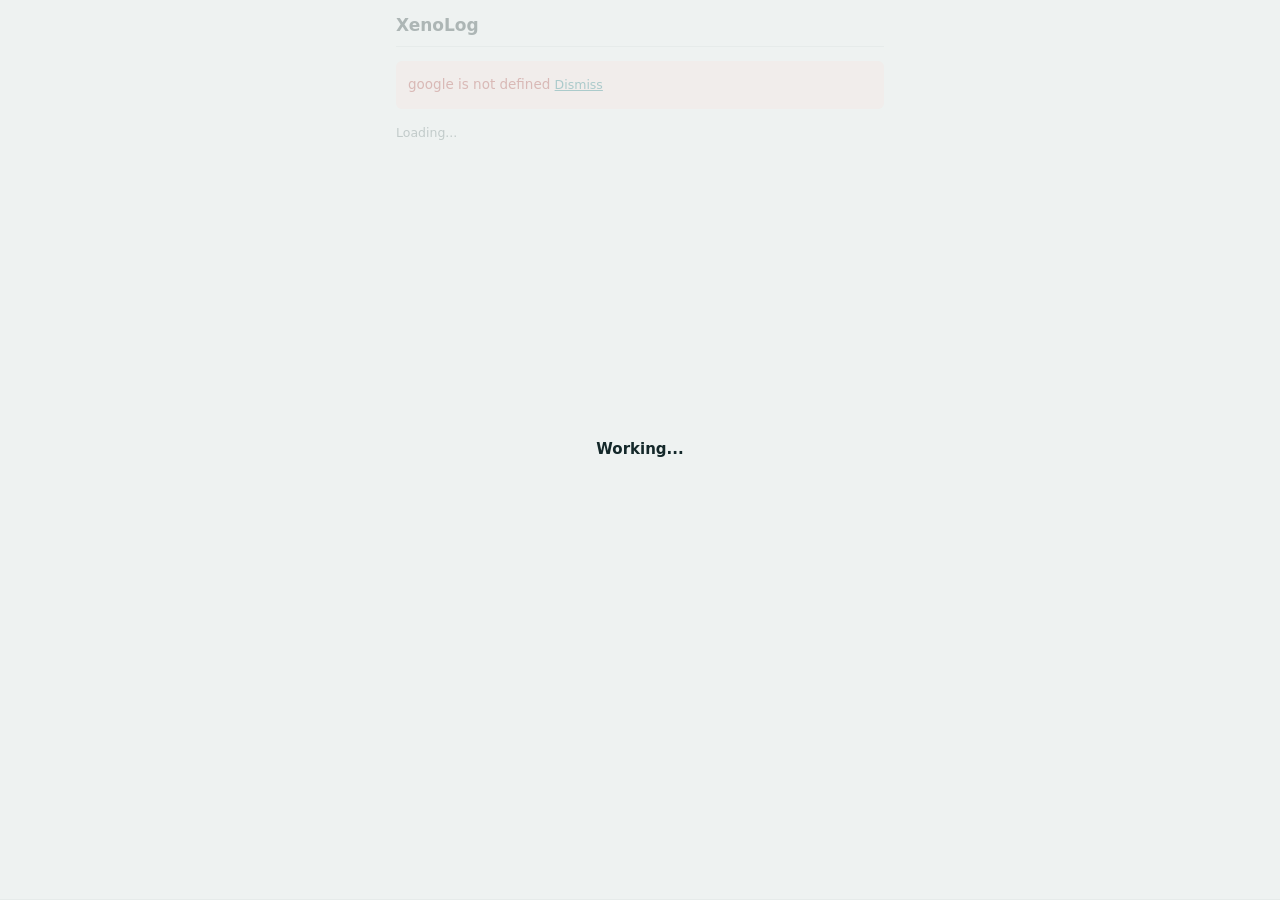
<file: apps-script/Index.html>
<!DOCTYPE html>
<html lang="en">
<head>
<base target="_top">
<meta charset="utf-8">
<meta name="viewport" content="width=device-width, initial-scale=1, viewport-fit=cover">
<title>XenoLog</title>
<style>
/* Layout: one phone-width column, a sticky header, a fixed bottom tab bar; each screen is a short stack of rows. */
:root {
  --bg: #eef2f1;
  --surface: #ffffff;
  --line: #d3dcda;
  --fg: #14282a;
  --muted: #5a6f70;
  --accent: #0f6e73;
  --accent-fg: #ffffff;
  --ok: #1f7a45;      --ok-bg: #dff1e6;
  --rest: #8a5a00;    --rest-bg: #f8ebcc;
  --use: #2b53a8;     --use-bg: #dfe7f8;
  --danger: #a8322b;  --danger-bg: #f8e0de;
  --font-body: system-ui, -apple-system, "Segoe UI", Roboto, "Helvetica Neue", sans-serif;
  --font-id: ui-monospace, "SF Mono", Menlo, Consolas, monospace;
}
@media (prefers-color-scheme: dark) {
  :root:not([data-theme="light"]) {
    --bg: #0e1819; --surface: #172526; --line: #2b3d3e; --fg: #e3eceb; --muted: #93a8a8;
    --accent: #4fb8bd; --accent-fg: #06201f;
    --ok: #7ed3a0; --ok-bg: #173524; --rest: #e8c26a; --rest-bg: #3a2e10;
    --use: #9db8f2; --use-bg: #1b2a4a; --danger: #f09a93; --danger-bg: #401c19;
    color-scheme: dark;
  }
}
:root[data-theme="dark"] {
  --bg: #0e1819; --surface: #172526; --line: #2b3d3e; --fg: #e3eceb; --muted: #93a8a8;
  --accent: #4fb8bd; --accent-fg: #06201f;
  --ok: #7ed3a0; --ok-bg: #173524; --rest: #e8c26a; --rest-bg: #3a2e10;
  --use: #9db8f2; --use-bg: #1b2a4a; --danger: #f09a93; --danger-bg: #401c19;
  color-scheme: dark;
}
* { box-sizing: border-box; }
html { -webkit-text-size-adjust: 100%; }
body { margin: 0; background: var(--bg); color: var(--fg); font-family: var(--font-body); font-size: 15px; line-height: 1.55; }
#app { max-width: 520px; margin: 0 auto; padding-inline: 16px; padding-block: 0 96px; display: flex; flex-direction: column; gap: 14px; }
header.top { position: sticky; top: env(safe-area-inset-top, 0px); z-index: 5; background: var(--bg); padding-block: 12px 8px; display: flex; align-items: center; gap: 10px; border-bottom: 1px solid var(--line); }
header.top h1 { font-size: 17px; font-weight: 700; margin: 0; flex: 1; min-width: 0; text-wrap: balance; }
.back { border: 0; background: none; color: var(--accent); font: inherit; font-weight: 700; padding: 6px 4px; cursor: pointer; }
.note { font-size: 12.5px; color: var(--muted); margin: 0; }
.demo { font-size: 12.5px; color: var(--muted); display: flex; gap: 8px; align-items: center; justify-content: space-between; }
.link { border: 0; background: none; color: var(--accent); font: inherit; font-size: 12.5px; text-decoration: underline; cursor: pointer; padding: 4px 0; }
h2 { font-size: 12.5px; font-weight: 700; color: var(--muted); letter-spacing: .06em; text-transform: uppercase; margin: 6px 0 0; }
.stack { display: flex; flex-direction: column; gap: 8px; }
.row { background: var(--surface); border: 1px solid var(--line); border-radius: 6px; padding: 10px 12px; display: flex; align-items: center; gap: 12px; width: 100%; text-align: left; font: inherit; color: inherit; cursor: pointer; }
.row.static { cursor: default; }
.row .grow, .grow { flex: 1; min-width: 0; }
.ttl { font-weight: 700; }
.sub { font-size: 12.5px; color: var(--muted); }
.id { font-family: var(--font-id); font-variant-numeric: tabular-nums; font-weight: 500; }
.pill { display: inline-block; font-size: 12px; font-weight: 700; padding: 1px 8px; border-radius: 999px; white-space: nowrap; }
.pill.ok { background: var(--ok-bg); color: var(--ok); }
.pill.rest { background: var(--rest-bg); color: var(--rest); }
.pill.use { background: var(--use-bg); color: var(--use); }
.pill.off { background: var(--line); color: var(--muted); }
.chips { display: flex; flex-wrap: wrap; gap: 6px; margin-top: 4px; }
.chip { font-family: var(--font-id); font-size: 12.5px; padding: 1px 7px; border-radius: 4px; border: 1px solid var(--line); }
.chip.ok { border-color: var(--ok); color: var(--ok); }
.chip.rest { background: var(--rest-bg); color: var(--rest); border-color: transparent; }
.chip.use { background: var(--use-bg); color: var(--use); border-color: transparent; }
.chip.next { box-shadow: 0 0 0 2px var(--accent); }
.row.next { border-color: var(--accent); box-shadow: 0 0 0 1px var(--accent); }
.row.none-ok { opacity: .6; }
.count { font-family: var(--font-id); font-size: 15px; font-weight: 500; white-space: nowrap; }
.ph { border-radius: 4px; display: block; flex: none; background: var(--line); }
.ph.fill { width: 100%; height: auto; aspect-ratio: 1; }
.ph[data-zoom] { cursor: zoom-in; }
#zoom { position: fixed; inset: 0; z-index: 8; background: var(--bg); display: flex; align-items: center; justify-content: center; padding: 16px; cursor: zoom-out; }
#zoom .zin { width: 100%; max-width: 520px; display: flex; flex-direction: column; gap: 10px; }
#zoom p { margin: 0; }
.btn { border: 1px solid var(--accent); background: var(--accent); color: var(--accent-fg); font: inherit; font-weight: 700; padding: 11px 14px; border-radius: 6px; cursor: pointer; width: 100%; }
.btn.ghost { background: transparent; color: var(--accent); }
.btn.danger { background: transparent; border-color: var(--danger); color: var(--danger); }
.btn:disabled { opacity: .45; cursor: not-allowed; }
.row .btn { width: auto; flex: none; padding: 8px 16px; }
.btnrow { display: flex; gap: 8px; flex-wrap: wrap; }
.btnrow .btn { flex: 1 1 130px; }
button:focus-visible, input:focus-visible, select:focus-visible, textarea:focus-visible, label.seg:focus-within { outline: 2px solid var(--accent); outline-offset: 2px; }
.alert { border-radius: 6px; padding: 10px 12px; font-size: 13.5px; }
.alert.rest { background: var(--rest-bg); color: var(--rest); }
.alert.danger { background: var(--danger-bg); color: var(--danger); }
.alert.use { background: var(--use-bg); color: var(--use); }
.alert.ok { background: var(--ok-bg); color: var(--ok); }
.shot { display: flex; gap: 12px; align-items: center; background: var(--surface); border: 1px dashed var(--line); border-radius: 6px; padding: 10px 12px; }
.cand { background: var(--surface); border: 1px solid var(--line); border-radius: 6px; padding: 10px 12px; display: flex; flex-direction: column; gap: 10px; }
.cand .line { display: flex; align-items: center; gap: 12px; }
.sim { font-family: var(--font-id); font-size: 12.5px; color: var(--muted); }
.bar { height: 4px; background: var(--line); border-radius: 2px; overflow: hidden; margin-top: 3px; }
.bar i { display: block; height: 100%; background: var(--accent); }
.basket { background: var(--surface); border: 1px solid var(--accent); border-radius: 6px; padding: 10px 12px; display: flex; flex-direction: column; gap: 8px; }
.tape { font-family: var(--font-id); background: var(--surface); border: 1px solid var(--line); border-left: 6px solid var(--accent); padding: 10px 12px; font-size: 16px; display: flex; justify-content: space-between; gap: 12px; }
.cmp { display: grid; grid-template-columns: 1fr 1fr; gap: 8px; }
.cmp.big { grid-template-columns: 1fr; }
.cmp figure { margin: 0; display: flex; flex-direction: column; gap: 4px; min-width: 0; }
.cmp figcaption { font-size: 12.5px; color: var(--muted); }
.cmp figcaption strong { color: var(--fg); }
.empty { aspect-ratio: 1; border: 1px dashed var(--line); border-radius: 4px; display: flex; align-items: center; justify-content: center; text-align: center; padding: 12px; font-size: 12.5px; color: var(--muted); }
.thumbs { display: flex; gap: 8px; overflow-x: auto; padding-bottom: 4px; }
.thumb { border: 2px solid transparent; background: none; padding: 2px; border-radius: 6px; font: inherit; color: var(--muted); font-size: 11.5px; cursor: pointer; flex: none; display: flex; flex-direction: column; align-items: center; gap: 2px; }
.thumb[aria-current="true"] { border-color: var(--accent); color: var(--fg); }
.switch { display: flex; gap: 6px; flex-wrap: wrap; }
.switch button { flex: 1 1 80px; border: 1px solid var(--line); background: var(--surface); color: var(--fg); font: inherit; border-radius: 6px; padding: 7px 6px; cursor: pointer; }
.switch button[aria-current="true"] { background: var(--accent); color: var(--accent-fg); border-color: var(--accent); }
form.rec { display: flex; flex-direction: column; gap: 14px; }
.field { display: flex; flex-direction: column; gap: 5px; }
.field > span, fieldset legend { font-size: 12.5px; font-weight: 700; color: var(--muted); }
fieldset { border: 0; padding: 0; margin: 0; display: flex; flex-direction: column; gap: 5px; min-width: 0; }
input[type=text], input[type=date], select, textarea { font: inherit; color: var(--fg); background: var(--surface); border: 1px solid var(--line); border-radius: 6px; padding: 9px 10px; width: 100%; }
.segs { display: flex; gap: 6px; flex-wrap: wrap; }
label.seg { flex: 1 1 60px; text-align: center; border: 1px solid var(--line); background: var(--surface); border-radius: 6px; padding: 8px 6px; cursor: pointer; font-weight: 500; }
label.seg input { position: absolute; opacity: 0; pointer-events: none; }
label.seg:has(input:checked) { background: var(--accent); color: var(--accent-fg); border-color: var(--accent); }
dl.kv { display: grid; grid-template-columns: auto 1fr; gap: 4px 14px; margin: 0; font-size: 14px; }
dl.kv dt { color: var(--muted); } dl.kv dd { margin: 0; }
.scroll { overflow-x: auto; }
table { border-collapse: collapse; width: 100%; font-size: 13px; font-variant-numeric: tabular-nums; }
th, td { text-align: left; padding: 6px 8px; border-bottom: 1px solid var(--line); white-space: nowrap; }
th { color: var(--muted); font-weight: 700; }
td.chg { color: var(--accent); font-weight: 700; }
nav.tabs { position: fixed; left: 0; right: 0; bottom: 0; background: var(--surface); border-top: 1px solid var(--line); padding-bottom: env(safe-area-inset-bottom, 0px); z-index: 6; }
nav.tabs div { max-width: 520px; margin: 0 auto; display: flex; }
nav.tabs button { flex: 1; border: 0; background: none; font: inherit; color: var(--muted); padding: 12px 4px; font-weight: 700; cursor: pointer; border-top: 3px solid transparent; }
nav.tabs button[aria-current="page"] { color: var(--accent); border-top-color: var(--accent); }
#toast { position: fixed; left: 50%; bottom: calc(76px + env(safe-area-inset-bottom, 0px)); transform: translateX(-50%); background: var(--fg); color: var(--bg); padding: 8px 14px; border-radius: 6px; font-size: 13.5px; z-index: 7; max-width: calc(100% - 32px); }

[hidden] { display: none !important; }
.ph { object-fit: cover; }
.ph.none { display: flex; align-items: center; justify-content: center; text-align: center; font-size: 10.5px; color: var(--muted); line-height: 1.2; }
.ph.fill.none { font-size: 12.5px; }
label.btn { display: block; text-align: center; }
label.btn input { position: absolute; opacity: 0; width: 1px; height: 1px; pointer-events: none; }
#busy { position: fixed; inset: 0; z-index: 9; background: color-mix(in srgb, var(--bg) 70%, transparent); display: flex; align-items: center; justify-content: center; font-weight: 700; }
.who { font-size: 12.5px; color: var(--muted); display: flex; justify-content: space-between; gap: 8px; }
#cropper { position: fixed; inset: 0; z-index: 8; background: var(--bg); overflow-y: auto; }
#cropper .crop-in { max-width: 520px; margin: 0 auto; padding-inline: 16px; padding-block: 0 24px; display: flex; flex-direction: column; gap: 12px; }
.crop-stage { position: relative; overflow: hidden; border-radius: 4px; line-height: 0; user-select: none; -webkit-user-select: none; }
.crop-stage img { width: 100%; display: block; pointer-events: none; }
#crop-frame { position: absolute; border: 2px solid var(--accent-fg); outline: 2px solid var(--accent); box-shadow: 0 0 0 2000px rgba(0, 0, 0, .5); touch-action: none; cursor: move; }
input[type=range] { width: 100%; accent-color: var(--accent); }
.sr-file { position: fixed; left: 0; bottom: 0; width: 1px; height: 1px; opacity: 0; pointer-events: none; }
/* Roster check result (rosterview.js), in the app and on the check page */
#app.wide { max-width: 960px; }
.pairs { display: grid; grid-template-columns: repeat(auto-fill, minmax(min(100%, 300px), 1fr)); gap: 8px; }
.finding { background: var(--surface); border: 1px solid var(--line); border-radius: 6px; padding: 10px 12px; display: flex; flex-direction: column; gap: 8px; min-width: 0; }
.groups, .photos { display: flex; flex-wrap: wrap; gap: 8px; }
.groups { gap: 12px; }
.photos figure { margin: 0; display: flex; flex-direction: column; gap: 4px; width: 132px; }
.photos img, .photos .noimg { width: 100%; aspect-ratio: 1; object-fit: cover; border-radius: 4px; background: var(--line); display: block; }
.photos figcaption { font-size: 12px; color: var(--muted); overflow-wrap: anywhere; }
.photos figcaption strong { color: var(--fg); }
.group { border-left: 3px solid var(--line); padding-left: 8px; }
table.bins { border-collapse: collapse; font-size: 13px; font-variant-numeric: tabular-nums; width: 100%; max-width: 560px; }
table.bins th, table.bins td { border-bottom: 1px solid var(--line); padding: 4px 8px; text-align: right; }
table.bins th { vertical-align: bottom; }
table.bins th:first-child, table.bins td:first-child { text-align: left; }
details summary { cursor: pointer; font-size: 13.5px; }
details > div { margin-top: 8px; }
.btn.inline { width: auto; }
.heat { display: flex; flex-direction: column; gap: 8px; }
.heat-wrap { position: relative; overflow-x: auto; }
.heat canvas { display: block; cursor: pointer; }
.heat .legend { display: flex; flex-wrap: wrap; gap: 6px 14px; font-size: 12.5px; color: var(--muted); }
.heat .legend i { display: inline-block; width: 12px; height: 12px; border-radius: 2px; vertical-align: -2px; margin-right: 5px; }
.heat .legend i.zero { border: 1px solid var(--line); }
.heat .tip { position: absolute; z-index: 3; pointer-events: none; background: var(--fg); color: var(--bg); font-size: 12px; padding: 6px 8px; border-radius: 4px; max-width: 220px; }
.heat .tip strong { display: block; font-size: 13px; }
.open { all: unset; cursor: pointer; display: block; }
.chips .open { display: inline-block; }
.open:focus-visible { outline: 2px solid var(--accent); outline-offset: 2px; border-radius: 4px; }
</style>
</head>
<body>
<div id="app"></div>
<nav class="tabs" aria-label="Main"><div id="tabs"></div></nav>
<div id="toast" role="status" hidden></div>
<div id="zoom" hidden></div>
<div id="cropper" hidden></div>
<!-- File inputs live outside #app so a re-render while the camera is open cannot detach them. -->
<input type="file" accept="image/*" capture="environment" id="file-cam" class="sr-file" tabindex="-1" aria-hidden="true">
<input type="file" accept="image/*" id="file-lib" class="sr-file" tabindex="-1" aria-hidden="true">
<div id="busy" role="status" hidden>Working...</div>
<script>
/* Photo handling in the browser: resize, find the frog's back, and compare two back patterns by
   counting points that line up. Everything here fails soft: if the back cannot be found the centre
   of the photo is used, and if OpenCV cannot load the app works without a suggestion. */
var Matcher = (function () {
  var CV_URL = 'https://cdn.jsdelivr.net/npm/@techstark/opencv-js@4.12.0-release.1/dist/opencv.js';
  var FULL = 1280, PATTERN = 256, THUMB = 128, WORK = 200;
  var MATCH_SIDE = 384, MATCH_POINTS = 800, RATIO = 0.8;   // back image is enlarged to this size; ORB keeps this many points
  var loading = null, status = 'idle', onStatus = function () {}, loadMs = null;

  function setStatus(s) { status = s; try { onStatus(s); } catch (e) {} }

  /** Loads OpenCV once. Resolves to true when matching can be used. */
  function load() {
    if (loading) return loading;
    setStatus('loading');
    var started = Date.now();
    loading = new Promise(function (ok) {
      var s = document.createElement('script'), timer = setTimeout(function () { ok(false); }, 90000);
      s.src = CV_URL; s.async = true;
      s.onerror = function () { clearTimeout(timer); ok(false); };
      s.onload = function () {
        var c = window.cv;
        // The OpenCV module object has its own .then. Awaiting it, or resolving a promise with it, never finishes
        // and freezes the page, so it is only ever used through the global and .then is removed.
        function done() { clearTimeout(timer); try { delete c.then; } catch (e) {} ok(typeof c.ORB === 'function' && typeof c.BFMatcher === 'function'); }
        if (!c) { clearTimeout(timer); ok(false); } else if (c.Mat) done(); else c.onRuntimeInitialized = done;
      };
      document.head.appendChild(s);
    }).then(function (good) { loadMs = Date.now() - started; setStatus(good ? 'ready' : 'unavailable'); return good; });
    return loading;
  }

  function readFile(file) {
    return new Promise(function (ok, fail) { var r = new FileReader(); r.onload = function () { ok(r.result); }; r.onerror = fail; r.readAsDataURL(file); });
  }
  function loadImage(src) {
    return new Promise(function (ok, fail) { var im = new Image(); im.onload = function () { ok(im); }; im.onerror = function () { fail(new Error('The photo could not be read.')); }; im.src = src; });
  }
  function canvasOf(w, h) { var c = document.createElement('canvas'); c.width = w; c.height = h; return c; }
  function scaled(img, maxSide) {
    var k = Math.min(1, maxSide / Math.max(img.width, img.height));
    var c = canvasOf(Math.round(img.width * k), Math.round(img.height * k));
    c.getContext('2d').drawImage(img, 0, 0, c.width, c.height);
    return c;
  }

  /* ---- binary image helpers on Uint8Array masks of size w*h ---- */
  function morph(m, w, h, grow) {           // one step with a plus-shaped neighbourhood
    var o = new Uint8Array(m.length), x, y, i, v;
    for (y = 0; y < h; y++) for (x = 0; x < w; x++) {
      i = y * w + x;
      if (grow) v = m[i] || (x > 0 && m[i - 1]) || (x < w - 1 && m[i + 1]) || (y > 0 && m[i - w]) || (y < h - 1 && m[i + w]);
      else v = m[i] && x > 0 && m[i - 1] && x < w - 1 && m[i + 1] && y > 0 && m[i - w] && y < h - 1 && m[i + w];
      o[i] = v ? 1 : 0;
    }
    return o;
  }
  function repeat(m, w, h, grow, n) { for (var i = 0; i < n; i++) m = morph(m, w, h, grow); return m; }
  function largest(m, w, h) {               // keep the biggest connected blob
    var lab = new Int32Array(m.length), best = 0, bestN = 0, cur = 0, stack = [], i, j, n, x, y;
    for (i = 0; i < m.length; i++) {
      if (!m[i] || lab[i]) continue;
      cur++; n = 0; stack.push(i); lab[i] = cur;
      while (stack.length) {
        j = stack.pop(); n++; x = j % w; y = (j - x) / w;
        if (x > 0 && m[j - 1] && !lab[j - 1]) { lab[j - 1] = cur; stack.push(j - 1); }
        if (x < w - 1 && m[j + 1] && !lab[j + 1]) { lab[j + 1] = cur; stack.push(j + 1); }
        if (y > 0 && m[j - w] && !lab[j - w]) { lab[j - w] = cur; stack.push(j - w); }
        if (y < h - 1 && m[j + w] && !lab[j + w]) { lab[j + w] = cur; stack.push(j + w); }
      }
      if (n > bestN) { bestN = n; best = cur; }
    }
    var o = new Uint8Array(m.length);
    if (best) for (i = 0; i < m.length; i++) o[i] = lab[i] === best ? 1 : 0;
    return { mask: o, area: bestN };
  }
  function fillHoles(m, w, h) {             // background reachable from the border stays background
    var seen = new Uint8Array(m.length), stack = [], i, j, x, y;
    function push(k) { if (!m[k] && !seen[k]) { seen[k] = 1; stack.push(k); } }
    for (x = 0; x < w; x++) { push(x); push((h - 1) * w + x); }
    for (y = 0; y < h; y++) { push(y * w); push(y * w + w - 1); }
    while (stack.length) {
      j = stack.pop(); x = j % w; y = (j - x) / w;
      if (x > 0) push(j - 1); if (x < w - 1) push(j + 1); if (y > 0) push(j - w); if (y < h - 1) push(j + w);
    }
    var o = new Uint8Array(m.length);
    for (i = 0; i < m.length; i++) o[i] = seen[i] ? 0 : 1;
    return o;
  }
  function distance(m, w, h, edge) {              // distance (in pixels) from each pixel to the nearest 0, chamfer 3-4
    var INF = 1e9, d = new Float32Array(m.length), x, y, i;
    for (i = 0; i < m.length; i++) d[i] = m[i] ? INF : 0;
    for (y = 0; y < h; y++) for (x = 0; x < w; x++) {
      i = y * w + x; if (!d[i]) continue;
      if (edge && (x === 0 || y === 0 || x === w - 1 || y === h - 1)) d[i] = Math.min(d[i], 3);
      if (x > 0) d[i] = Math.min(d[i], d[i - 1] + 3);
      if (y > 0) { d[i] = Math.min(d[i], d[i - w] + 3); if (x > 0) d[i] = Math.min(d[i], d[i - w - 1] + 4); if (x < w - 1) d[i] = Math.min(d[i], d[i - w + 1] + 4); }
    }
    for (y = h - 1; y >= 0; y--) for (x = w - 1; x >= 0; x--) {
      i = y * w + x; if (!d[i]) continue;
      if (x < w - 1) d[i] = Math.min(d[i], d[i + 1] + 3);
      if (y < h - 1) { d[i] = Math.min(d[i], d[i + w] + 3); if (x < w - 1) d[i] = Math.min(d[i], d[i + w + 1] + 4); if (x > 0) d[i] = Math.min(d[i], d[i + w - 1] + 4); }
    }
    for (i = 0; i < d.length; i++) d[i] /= 3;
    return d;
  }

  /* Two ways to mark "frog" pixels on a small copy of the photo.
     colour:  yellow-olive skin (green clearly above blue). Works on grey backgrounds, misses dark frogs.
     salient: pixels that differ from the photo's typical colour or sit in a busy, blotchy area.
              Works when the background is plain (white paper), whatever the frog's colour. */
  function maskColour(px, n) {
    var m = new Uint8Array(n), i, r, g, b, mx, mn;
    for (i = 0; i < n; i++) {
      r = px[i * 4]; g = px[i * 4 + 1]; b = px[i * 4 + 2]; mx = Math.max(r, g, b); mn = Math.min(r, g, b);
      m[i] = (g - b > 15 && r > b && mx > 0 && (mx - mn) / mx > 0.18) ? 1 : 0;
    }
    return m;
  }
  function median(a) { var s = Array.prototype.slice.call(a).sort(function (p, q) { return p - q; }); return s[s.length >> 1]; }
  function scaleTo98(a) {
    var s = Array.prototype.slice.call(a).sort(function (p, q) { return p - q; }), hi = s[Math.floor(s.length * 0.98)] || 1, o = new Float32Array(a.length), i;
    for (i = 0; i < a.length; i++) o[i] = Math.min(1, a[i] / hi);
    return o;
  }
  function maskSalient(px, w, h) {
    var n = w * h, R = new Float32Array(n), G = new Float32Array(n), B = new Float32Array(n), L = new Float32Array(n), i, x, y;
    for (i = 0; i < n; i++) { R[i] = px[i * 4]; G[i] = px[i * 4 + 1]; B[i] = px[i * 4 + 2]; L[i] = 0.3 * R[i] + 0.59 * G[i] + 0.11 * B[i]; }
    var mr = median(R), mg = median(G), mb = median(B), diff = new Float32Array(n);
    for (i = 0; i < n; i++) diff[i] = Math.sqrt((R[i] - mr) * (R[i] - mr) + (G[i] - mg) * (G[i] - mg) + (B[i] - mb) * (B[i] - mb));
    // local contrast: standard deviation of brightness in an 11x11 window, from summed-area tables
    var W1 = w + 1, I = new Float64Array(W1 * (h + 1)), I2 = new Float64Array(W1 * (h + 1)), s, s2, v, rad = 5, sd = new Float32Array(n);
    for (y = 0; y < h; y++) { s = 0; s2 = 0; for (x = 0; x < w; x++) { v = L[y * w + x]; s += v; s2 += v * v; I[(y + 1) * W1 + x + 1] = I[y * W1 + x + 1] + s; I2[(y + 1) * W1 + x + 1] = I2[y * W1 + x + 1] + s2; } }
    for (y = 0; y < h; y++) for (x = 0; x < w; x++) {
      var x0 = Math.max(0, x - rad), x1 = Math.min(w, x + rad + 1), y0 = Math.max(0, y - rad), y1 = Math.min(h, y + rad + 1), c = (x1 - x0) * (y1 - y0);
      s = I[y1 * W1 + x1] - I[y0 * W1 + x1] - I[y1 * W1 + x0] + I[y0 * W1 + x0];
      s2 = I2[y1 * W1 + x1] - I2[y0 * W1 + x1] - I2[y1 * W1 + x0] + I2[y0 * W1 + x0];
      sd[y * w + x] = Math.sqrt(Math.max(0, s2 / c - (s / c) * (s / c)));
    }
    var nd = scaleTo98(diff), ns = scaleTo98(sd), f = new Float32Array(n), hist = [], t;
    for (t = 0; t < 64; t++) hist.push(0);
    for (i = 0; i < n; i++) { f[i] = 0.5 * nd[i] + 0.5 * ns[i]; hist[Math.min(63, Math.floor(f[i] * 64))]++; }
    var sum = 0, sB = 0, wB = 0, best = 0, thr = 0, wF, d;        // Otsu's threshold on the combined score
    for (t = 0; t < 64; t++) sum += t * hist[t];
    for (t = 0; t < 64; t++) { wB += hist[t]; if (!wB) continue; wF = n - wB; if (!wF) break; sB += t * hist[t]; d = sB / wB - (sum - sB) / wF; v = wB * wF * d * d; if (v > best) { best = v; thr = t; } }
    var m = new Uint8Array(n);
    for (i = 0; i < n; i++) m[i] = f[i] * 64 > thr ? 1 : 0;
    return m;
  }

  /* From a pixel mask: take the biggest blob, then remove everything thinner than the trunk (legs, container edges). */
  function trunk(m, w, h, k) {
    var i;
    m = repeat(repeat(m, w, h, true, 2), w, h, false, 2);       // close small gaps
    m = repeat(repeat(m, w, h, false, 1), w, h, true, 1);       // drop specks
    var body = largest(m, w, h);
    if (body.area < 0.03 * w * h || body.area > 0.75 * w * h) return null;
    var filled = fillHoles(body.mask, w, h), rad = Math.sqrt(body.area) * 0.22;
    var inside = distance(filled, w, h, true), core = new Uint8Array(w * h), inv = new Uint8Array(w * h);
    for (i = 0; i < core.length; i++) core[i] = inside[i] > rad ? 1 : 0;
    core = largest(core, w, h).mask;
    for (i = 0; i < inv.length; i++) inv[i] = core[i] ? 0 : 1;
    var near = distance(inv, w, h, false), x0 = w, y0 = h, x1 = -1, y1 = -1, x, y, n = 0;
    for (y = 0; y < h; y++) for (x = 0; x < w; x++) {
      if (!core[y * w + x] && near[y * w + x] > rad) continue;   // opening = core grown back by the same radius
      if (!filled[y * w + x]) continue;
      n++; if (x < x0) x0 = x; if (x > x1) x1 = x; if (y < y0) y0 = y; if (y > y1) y1 = y;
    }
    if (!n || x1 - x0 < 0.1 * w || y1 - y0 < 0.1 * w) return null;
    return { x: x0 / k, y: y0 / k, w: (x1 - x0 + 1) / k, h: (y1 - y0 + 1) / k, fill: n / ((x1 - x0 + 1) * (y1 - y0 + 1)) };
  }
  // How frog-like a detected box is: a solid blob of plausible size near the middle of the photo.
  function plausible(box, cw, ch) {
    if (!box) return -1;
    var frac = box.w * box.h / (cw * ch), size = frac < 0.06 ? frac / 0.06 : (frac > 0.45 ? 0.45 / frac : 1);
    var dx = (box.x + box.w / 2) / cw - 0.5, dy = (box.y + box.h / 2) / ch - 0.5;
    return box.fill * size * (1 - Math.min(1, Math.sqrt(dx * dx + dy * dy) / 0.5) * 0.5);
  }
  /* Tries both methods and keeps the more plausible box. Returns null when neither is convincing,
     for example when the frog fills the whole photo; the caller then uses the centre. */
  function findBack(canvas, method) {
    var k = WORK / canvas.width, w = WORK, h = Math.max(1, Math.round(canvas.height * k));
    var small = canvasOf(w, h); small.getContext('2d').drawImage(canvas, 0, 0, w, h);
    var px = small.getContext('2d').getImageData(0, 0, w, h).data;
    var a = method === 'salient' ? null : trunk(maskColour(px, w * h), w, h, k);
    var b = method === 'colour' ? null : trunk(maskSalient(px, w, h), w, h, k);
    if (method) return a || b;
    var sa = plausible(a, canvas.width, canvas.height), sb = plausible(b, canvas.width, canvas.height);
    return Math.max(sa, sb) < 0.5 ? null : (sb >= sa ? b : a);
  }

  function squareOf(canvas, box) {             // the square the crop uses, in photo pixels
    var side = Math.min(Math.max(box.w, box.h) * 1.04, canvas.width, canvas.height);
    return { x: Math.min(Math.max(0, box.x + box.w / 2 - side / 2), canvas.width - side),
      y: Math.min(Math.max(0, box.y + box.h / 2 - side / 2), canvas.height - side), side: side };
  }
  function cut(canvas, sq, size) {
    var c = canvasOf(size, size);
    c.getContext('2d').drawImage(canvas, sq.x, sq.y, sq.side, sq.side, 0, 0, size, size);
    return c;
  }
  function cuts(canvas, sq) { return { pattern: jpeg(cut(canvas, sq, PATTERN), 0.8, 40000), thumb: jpeg(cut(canvas, sq, THUMB), 0.7, 20000) }; }
  function jpeg(canvas, q, maxChars) {
    var s = canvas.toDataURL('image/jpeg', q);
    while (maxChars && s.length > maxChars && q > 0.3) { q -= 0.1; s = canvas.toDataURL('image/jpeg', q); }
    return s;
  }

  /** src: a File from the camera, or a data URL. Returns { full, pattern, thumb, crop, sq, width, height, size };
      sq is the suggested crop square, which the person adjusts in the crop screen; size is the photo as taken, "4032x3024". */
  function process(src) {
    return (typeof src === 'string' ? Promise.resolve(src) : readFile(src)).then(loadImage).then(function (img) {
      var full = scaled(img, FULL), box = null;
      try { box = findBack(full); } catch (e) { console.warn('Back detection failed', e); }
      var crop = box ? 'auto' : 'centre';
      if (!box) { var s = Math.min(full.width, full.height) * 0.75; box = { x: (full.width - s) / 2, y: (full.height - s) / 2, w: s, h: s }; }
      var sq = squareOf(full, box), c = cuts(full, sq);
      return { full: jpeg(full, 0.82), pattern: c.pattern, thumb: c.thumb, crop: crop, sq: sq, width: full.width, height: full.height, size: img.width + 'x' + img.height };
    });
  }
  /** Cuts the chosen square out of a photo that process() returned. */
  function cropAt(fullDataUrl, sq) { return loadImage(fullDataUrl).then(function (img) { return cuts(scaled(img, FULL), sq); }); }
  /** The same photo turned a quarter turn clockwise. */
  function rotate(fullDataUrl) {
    return loadImage(fullDataUrl).then(function (img) {
      var c = canvasOf(img.height, img.width), x = c.getContext('2d');
      x.translate(c.width, 0); x.rotate(Math.PI / 2); x.drawImage(img, 0, 0);
      return jpeg(c, 0.85);
    });
  }

  /**
   * Points of interest in a back-pattern image, with a short binary description of the skin around each.
   * Resolves to { n, pts: Float32Array [x0, y0, ...], des: Uint8Array n*32 }, or null when OpenCV is unavailable.
   */
  function describe(patternDataUrl) {
    return load().then(function (ok) {
      if (!ok) return null;
      return loadImage(patternDataUrl).then(function (img) {
        var c = canvasOf(MATCH_SIDE, MATCH_SIDE); c.getContext('2d').drawImage(img, 0, 0, MATCH_SIDE, MATCH_SIDE);
        var src = cv.imread(c), gray = new cv.Mat(), eq = new cv.Mat(), clahe = new cv.CLAHE(2.0, new cv.Size(8, 8));
        var orb = new cv.ORB(MATCH_POINTS), kp = new cv.KeyPointVector(), des = new cv.Mat(), none = new cv.Mat(), out;
        try {
          cv.cvtColor(src, gray, cv.COLOR_RGBA2GRAY); clahe.apply(gray, eq);   // even out lighting before looking for points
          orb.detectAndCompute(eq, none, kp, des);
          var n = kp.size(), pts = new Float32Array(n * 2), i, p;
          for (i = 0; i < n; i++) { p = kp.get(i).pt; pts[2 * i] = p.x; pts[2 * i + 1] = p.y; }
          out = { n: n, pts: pts, des: n ? new Uint8Array(des.data) : new Uint8Array(0) };   // copied out, so nothing in OpenCV's memory is kept
        } finally { src.delete(); gray.delete(); eq.delete(); clahe.delete(); orb.delete(); kp.delete(); des.delete(); none.delete(); }
        return out;
      });
    }).catch(function (e) { console.warn('Could not describe the pattern', e); return null; });
  }

  /**
   * How many points of pattern a line up with points of pattern b under one consistent placement
   * (shift, turn, modest stretch). Different frogs give a handful at most; the same frog gives tens to hundreds.
   */
  function count(a, b) {
    if (!a || !b || a.n < 4 || b.n < 4 || status !== 'ready') return 0;
    var da = cv.matFromArray(a.n, 32, cv.CV_8U, a.des), db = cv.matFromArray(b.n, 32, cv.CV_8U, b.des);
    var bf = new cv.BFMatcher(cv.NORM_HAMMING, false), mm = new cv.DMatchVectorVector(), best = {}, good = [], i, pr, m, m2, result = 0;
    var from = null, to = null, inl = null, M = null;
    try {
      bf.knnMatch(da, db, mm, 2);
      for (i = 0; i < mm.size(); i++) {
        pr = mm.get(i); if (pr.size() < 2) continue;
        m = pr.get(0); m2 = pr.get(1);
        // keep a pairing only when it is clearly better than the runner-up, and let each point of b be used once
        if (m.distance < RATIO * m2.distance && (!best[m.trainIdx] || m.distance < best[m.trainIdx].d)) best[m.trainIdx] = { q: m.queryIdx, t: m.trainIdx, d: m.distance };
      }
      Object.keys(best).forEach(function (k) { good.push(best[k]); });
      if (good.length < 4) return 0;
      from = new cv.Mat(good.length, 1, cv.CV_32FC2); to = new cv.Mat(good.length, 1, cv.CV_32FC2); inl = new cv.Mat();
      for (i = 0; i < good.length; i++) {
        from.data32F[2 * i] = a.pts[2 * good[i].q]; from.data32F[2 * i + 1] = a.pts[2 * good[i].q + 1];
        to.data32F[2 * i] = b.pts[2 * good[i].t]; to.data32F[2 * i + 1] = b.pts[2 * good[i].t + 1];
      }
      M = cv.estimateAffine2D(from, to, inl, cv.RANSAC, MATCH_SIDE * 0.012, 5000, 0.999, 10);
      if (M && M.rows === 2) {
        var d = M.data64F, sx = Math.hypot(d[0], d[3]), sy = Math.hypot(d[1], d[4]), det = d[0] * d[4] - d[1] * d[3];
        // reject placements no real pair of photos could need: collapsing to a dot, heavy stretch, or a mirror image
        if (sx >= 0.4 && sx <= 2.5 && sy >= 0.4 && sy <= 2.5 && sx / sy >= 0.6 && sx / sy <= 1.67 && det > 0) result = cv.countNonZero(inl);
      }
    } catch (e) { console.warn('Matching failed', e); result = 0; }
    finally { da.delete(); db.delete(); bf.delete(); mm.delete(); if (from) from.delete(); if (to) to.delete(); if (inl) inl.delete(); if (M) M.delete(); }
    return result;
  }

  return { load: load, process: process, scaled: scaled, loadImage: loadImage, readFile: readFile, cropAt: cropAt, rotate: rotate, describe: describe, count: count, findBack: findBack,
    status: function () { return status; }, onStatus: function (f) { onStatus = f; }, loadMs: function () { return loadMs; } };
})();
</script>
<script>
/* Roster check: compares every photo with every other photo and lists where the photos and the IDs disagree.
   Used by the app (Frogs > Roster check) and the check page (docs/check/); runs in a browser, and in Node for the tests.
   Holds no lab data: the photos come from the app's sheet, or from the person's own export or files on the check page. */
var RosterCheck = (function () {
  var MATCH_MIN = 10;   // the same as MATCH_MIN in app.js: matching points needed to call two photos the same frog
  var NEAR_MIN = 6;     // 6 to 9 points between different IDs: not a match, but more than different frogs gave in tests (5 or fewer)
  var BINS = [[0, 0], [1, 5], [6, 9], [10, 14], [15, 49], [50, Infinity]];
  // Column positions in the sheets, as in PHOTO_COLS and FROG_COLS in Code.gs.
  var PHOTO = { id: 0, frog: 1, date: 2, kind: 3, pattern: 6, crop: 8 }, FROG = { id: 0, status: 1, tank: 2 };

  /** Rows of a CSV file as written by Google Sheets: quoted fields may hold commas, quotes and line breaks. */
  function parseCsv(text) {
    var rows = [], row = [], f = '', q = false, i, c;
    text = String(text).replace(/^﻿/, '');
    for (i = 0; i < text.length; i++) {
      c = text[i];
      if (q) {
        if (c === '"' && text[i + 1] === '"') { f += '"'; i++; }
        else if (c === '"') q = false;
        else f += c;
      } else if (c === '"') q = true;
      else if (c === ',') { row.push(f); f = ''; }
      else if (c === '\n' || c === '\r') {
        if (c === '\r' && text[i + 1] === '\n') i++;
        row.push(f); rows.push(row); row = []; f = '';
      } else f += c;
    }
    if (f !== '' || row.length) { row.push(f); rows.push(row); }
    return rows;
  }
  function num(v) { var s = String(v == null ? '' : v).trim(); return /^\d+$/.test(s) ? Number(s) : null; }
  function cell(r, n) { return String(r[n] == null ? '' : r[n]).trim(); }

  /** Which sheet a CSV export is, from its first heading: 'photos', 'frogs' or ''. */
  function kindOfCsv(rows) {
    var h = rows.length ? cell(rows[0], 0) : '';
    return h === 'Photo ID' ? 'photos' : h === 'Animal ID' ? 'frogs' : '';
  }
  /** Photos sheet rows that the app still shows: not removed or cancelled, with an ID. */
  function photosFromRows(rows) {
    return rows.slice(1).map(function (r) {
      return { photoId: cell(r, PHOTO.id), frog: num(r[PHOTO.frog]), date: cell(r, PHOTO.date), kind: cell(r, PHOTO.kind),
        pattern: cell(r, PHOTO.pattern), crop: cell(r, PHOTO.crop) };
    }).filter(function (p) { return p.photoId !== '' && p.frog !== null && p.kind !== 'removed' && p.kind !== 'cancelled'; });
  }
  function frogsFromRows(rows) {
    return rows.slice(1).map(function (r) { return { id: num(r[FROG.id]), inColony: cell(r, FROG.status) === 'In colony', tank: num(r[FROG.tank]) }; })
      .filter(function (f) { return f.id !== null; });
  }
  /** The frog ID in a photo file name: the app's "frog-125_2026-10-14_P1a2b3c4d.jpg", or "125.jpg" and "#125 back.png" as for importing. */
  function idFromName(name) {
    var m = String(name).match(/^frog-(\d+)_/) || String(name).match(/^\s*#?(\d+)/);
    return m ? Number(m[1]) : null;
  }

  /**
   * Counts matching points for every pair of photos that have a description (feats[i], from Matcher.describe).
   * count is Matcher.count. progress(done, total) is called now and then; the work pauses there so the page can redraw.
   * Resolves to [{ a, b, score }] with a < b as indexes into photos, or to null when stopped() (optional) turns true.
   */
  function scoreAll(photos, feats, count, progress, stopped) {
    var idx = [], pairs = [], i, j;
    for (i = 0; i < photos.length; i++) if (feats[i]) idx.push(i);
    for (i = 0; i < idx.length; i++) for (j = i + 1; j < idx.length; j++) pairs.push({ a: idx[i], b: idx[j], score: 0 });
    var k = 0;
    return new Promise(function (ok, fail) {
      (function next() {
        try {
          if (stopped && stopped()) { ok(null); return; }
          var until = Date.now() + 100;      // work in slices of about 0.1 s, then let the page redraw
          while (k < pairs.length && Date.now() < until) { pairs[k].score = count(feats[pairs[k].a], feats[pairs[k].b]); k++; }
          if (progress) progress(k, pairs.length);
          if (k < pairs.length) pause(next); else ok(pairs);
        } catch (e) { fail(e); }
      })();
    });
  }
  // A browser slows timers in a tab that is not in front to one a second; a message is not slowed, so a long check keeps going.
  function pause(f) {
    if (typeof MessageChannel === 'undefined' || typeof document === 'undefined') { setTimeout(f, 0); return; }
    var ch = new MessageChannel();
    ch.port1.onmessage = function () { ch.port1.close(); f(); };
    ch.port2.postMessage(0);
  }

  /**
   * What the scores say about the roster. photos: [{ photoId, frog, date, ... }]; feats[i] is falsy for a photo that could not be read;
   * pairs from scoreAll; frogs (optional, from the Frogs sheet) limits the check to frogs in the colony and finds frogs with no photo.
   *   split:   IDs whose photos fall into more than one group that do not match each other. groups: lists of photo indexes;
   *            best: for each photo in the ID, the best-matching photo of another ID.
   *   merged:  pairs of photos of different IDs that match (MATCH_MIN or more), highest first.
   *   near:    pairs of photos of different IDs with NEAR_MIN to MATCH_MIN - 1 points.
   *   lone:    IDs with a single readable photo; nothing of their own to check it against.
   *   missing: frogs in the colony with no readable photo. unreadable: photo indexes with no pattern or no description.
   *   outside: photo indexes of frogs that are not in the colony (left out of everything else).
   *   bins:    how many pairs fall in each score range, for the same ID (on different days and on the same day) and for different IDs.
   */
  function findings(photos, feats, pairs, frogs) {
    var colony = null, tankOf = {};
    if (frogs && frogs.length) {
      colony = {};
      frogs.forEach(function (f) { if (f.inColony) { colony[f.id] = true; tankOf[f.id] = f.tank; } });
    }
    var inside = function (i) { return !colony || colony[photos[i].frog]; };
    var out = { split: [], merged: [], near: [], lone: [], missing: [], unreadable: [], outside: [], tankOf: tankOf,
      bins: { sameDays: BINS.map(function () { return 0; }), sameDay: BINS.map(function () { return 0; }), other: BINS.map(function () { return 0; }) }, binRanges: BINS };
    var byFrog = {};
    photos.forEach(function (p, i) {
      if (!inside(i)) { out.outside.push(i); return; }
      if (!feats[i]) { out.unreadable.push(i); return; }
      (byFrog[p.frog] = byFrog[p.frog] || []).push(i);
    });
    var score = {}, best = {};
    pairs.forEach(function (pr) {
      if (!inside(pr.a) || !inside(pr.b)) return;
      var A = photos[pr.a], B = photos[pr.b], s = pr.score, bin = BINS.findIndex(function (r) { return s >= r[0] && s <= r[1]; });
      score[pr.a + '|' + pr.b] = score[pr.b + '|' + pr.a] = s;
      if (A.frog === B.frog) { out.bins[A.date && A.date === B.date ? 'sameDay' : 'sameDays'][bin]++; return; }
      out.bins.other[bin]++;
      if (s >= MATCH_MIN) out.merged.push(pr); else if (s >= NEAR_MIN) out.near.push(pr);
      [[pr.a, pr.b], [pr.b, pr.a]].forEach(function (x) { if (!best[x[0]] || s > best[x[0]].score) best[x[0]] = { photo: x[1], score: s }; });
    });
    var byScore = function (x, y) { return y.score - x.score; };
    out.merged.sort(byScore); out.near.sort(byScore);
    Object.keys(byFrog).forEach(function (id) {
      var list = byFrog[id];
      if (list.length === 1) { out.lone.push(Number(id)); return; }
      // photos joined by a match end up in one group
      var group = list.map(function (_, n) { return n; });
      var root = function (n) { while (group[n] !== n) n = group[n] = group[group[n]]; return n; };
      for (var x = 0; x < list.length; x++) for (var y = x + 1; y < list.length; y++) if ((score[list[x] + '|' + list[y]] || 0) >= MATCH_MIN) group[root(x)] = root(y);
      var groups = {};
      list.forEach(function (i, n) { (groups[root(n)] = groups[root(n)] || []).push(i); });
      var g = Object.keys(groups).map(function (k) { return groups[k]; });
      if (g.length > 1) {
        var within = [];
        for (x = 0; x < list.length; x++) for (y = x + 1; y < list.length; y++) within.push({ a: list[x], b: list[y], score: score[list[x] + '|' + list[y]] || 0 });
        out.split.push({ frog: Number(id), groups: g, within: within, best: list.map(function (i) { return { photo: i, match: best[i] || null }; }) });
      }
    });
    if (colony) Object.keys(colony).forEach(function (id) { if (!byFrog[id]) out.missing.push(Number(id)); });
    var asc = function (x, y) { return x - y; };
    out.lone.sort(asc); out.missing.sort(asc); out.split.sort(function (x, y) { return x.frog - y.frog; });
    return out;
  }

  function csvField(v) { var s = String(v == null ? '' : v); return /[",\n\r]/.test(s) ? '"' + s.replace(/"/g, '""') + '"' : s; }
  /** Every pair and its score as CSV, for looking at the scores outside the page. */
  function pairsCsv(photos, pairs) {
    var head = ['Photo A', 'Animal ID A', 'Date A', 'Photo B', 'Animal ID B', 'Date B', 'Same ID', 'Matching points'];
    return [head].concat(pairs.map(function (pr) {
      var A = photos[pr.a], B = photos[pr.b];
      return [A.photoId, A.frog, A.date, B.photoId, B.frog, B.date, A.frog === B.frog ? 'yes' : 'no', pr.score];
    })).map(function (r) { return r.map(csvField).join(','); }).join('\n') + '\n';
  }

  return { MATCH_MIN: MATCH_MIN, NEAR_MIN: NEAR_MIN, parseCsv: parseCsv, kindOfCsv: kindOfCsv, photosFromRows: photosFromRows, frogsFromRows: frogsFromRows,
    idFromName: idFromName, scoreAll: scoreAll, findings: findings, pairsCsv: pairsCsv };
})();
if (typeof module !== 'undefined') module.exports = RosterCheck;
/* Roster check result as HTML, and the grid of every pair. Shared by the check page (check.js) and the app (app.js).
   photos, pairs and F come from RosterCheck (scoreAll and findings). */
var RosterView = (function () {
  var shown = null;     // what drawGrid needs from the last html(): the photos, the findings and how a photo is drawn
  function esc(s) { return String(s == null ? '' : s).replace(/[&<>"']/g, function (c) { return { '&': '&amp;', '<': '&lt;', '>': '&gt;', '"': '&quot;', "'": '&#39;' }[c]; }); }
  function plural(n, w) { return n + ' ' + w + (n === 1 ? '' : 's'); }
  function auto(p) { return p.crop === 'auto' || p.crop === 'centre'; }

  /**
   * opts.link(frogId, html): wraps a photo so that it opens the frog (the app); without it photos are plain.
   * opts.grid: include the grid of every pair (draw it with drawGrid once the HTML is on the page).
   * opts.gridNote: shown in place of the grid when it is left out.
   * opts.download: include the button that downloads every pair as CSV (id "download").
   */
  function html(photos, pairs, F, secs, opts) {
    opts = opts || {};
    var M = RosterCheck.MATCH_MIN, link = opts.link || function (id, h) { return h; };
    var tank = function (id) { return F.tankOf[id] ? ' (Tank ' + F.tankOf[id] + ')' : ''; };
    function fig(i, note) {
      var p = photos[i], img = /^data:image\//.test(p.pattern) ? '<img src="' + esc(p.pattern) + '" alt="Back of #' + p.frog + '" loading="lazy">' : '<div class="noimg"></div>';
      return '<figure>' + link(p.frog, img) + '<figcaption><strong>#' + p.frog + '</strong>' + (p.date ? ' · ' + esc(p.date) : '') + ' · ' + esc(p.kind) + '<br>' + esc(p.photoId) +
        (auto(p) ? '<br>automatic crop, not checked' : '') + (note ? '<br>' + note : '') + '</figcaption></figure>';
    }
    var used = photos.length - F.unreadable.length - F.outside.length, ids = {}, autos = {};
    photos.forEach(function (p, i) {
      if (F.outside.indexOf(i) >= 0) return;
      ids[p.frog] = true;
      if (auto(p) && F.unreadable.indexOf(i) < 0) autos[p.frog] = true;
    });
    var h = '<h2>Result</h2><p class="note">' + plural(used, 'photo') + ' of ' + plural(Object.keys(ids).length, 'ID') + ' compared in ' + plural(pairs.length, 'pair') + ' (' + secs + ' s). ' +
      'Two photos are taken as the same frog at ' + M + ' matching points or more; in tests different frogs gave 5 or fewer and the same frog 15 to over 100.</p>';
    if (!F.split.length && !F.merged.length) h += '<div class="alert ok">Every ID\'s photos match each other, and no two IDs match.</div>';

    h += '<h2>IDs whose photos do not match each other (' + F.split.length + ')</h2>';
    if (F.split.length) {
      h += '<p class="note">One of the photos may show another frog, or a blurred photo or a crop that misses the back gives too few points. Photos that match each other are grouped. Under each photo is the other ID it matches best.</p><div class="stack">';
      F.split.forEach(function (s) {
        var bestOf = {};
        s.best.forEach(function (b) { bestOf[b.photo] = b.match; });
        h += '<div class="finding"><div class="ttl"><span class="id">#' + s.frog + '</span>' + tank(s.frog) + ': ' + s.groups.length + ' groups</div><div class="groups">' +
          s.groups.map(function (g) {
            return '<div class="group"><div class="photos">' + g.map(function (i) {
              var b = bestOf[i];
              return fig(i, b ? (b.score >= M ? '<span class="pill rest">matches #' + photos[b.photo].frog + ', ' + b.score + '</span>' : 'best other: #' + photos[b.photo].frog + ', ' + b.score) : '');
            }).join('') + '</div></div>';
          }).join('') + '</div>' +
          '<div class="sim">' + s.within.map(function (w) { return esc(photos[w.a].photoId) + ' – ' + esc(photos[w.b].photoId) + ': ' + w.score; }).join(' · ') + '</div></div>';
      });
      h += '</div>';
    } else h += '<p class="note">None.</p>';

    h += '<h2>Photos of different IDs that match (' + plural(F.merged.length, 'pair') + ')</h2>';
    h += F.merged.length ? '<p class="note">The same frog may be filed under two IDs. Within one tank this is often two frogs swapped when the photos were taken.</p><div class="pairs">' + F.merged.map(function (pr) { return pairCard(photos, pr, F, fig); }).join('') + '</div>' : '<p class="note">None.</p>';

    h += '<h2>Close to the threshold (' + plural(F.near.length, 'pair') + ')</h2>';
    h += F.near.length ? '<details><summary>Different IDs with ' + RosterCheck.NEAR_MIN + ' to ' + (M - 1) + ' matching points: not called a match, but look at them</summary><div class="pairs">' + F.near.map(function (pr) { return pairCard(photos, pr, F, fig); }).join('') + '</div></details>' : '<p class="note">None.</p>';

    var chips = function (list) { return '<div class="chips">' + list.map(function (id) { return link(id, '<span class="chip">#' + id + '</span>'); }).join('') + '</div>'; };
    var autoIds = Object.keys(autos).map(Number).sort(function (a, b) { return a - b; });
    if (autoIds.length) h += '<h2>Automatic crops (' + autoIds.length + ')</h2><p class="note">These IDs have a photo whose crop was never checked by hand. A crop that misses the back gives too few points; adjust it on the frog\'s page and check again.</p>' + chips(autoIds);

    h += '<h2>Not checked</h2><div class="stack">';
    if (F.missing.length) h += '<div><div class="ttl">In the colony with no photo (' + F.missing.length + ')</div>' + chips(F.missing) + '</div>';
    h += '<div><div class="ttl">One photo only (' + F.lone.length + ')</div><p class="note">Checked against other IDs, but there is nothing of their own to check it against.</p>' + (F.lone.length ? chips(F.lone) : '') + '</div>';
    if (F.unreadable.length) h += '<div><div class="ttl">Photos that could not be compared (' + F.unreadable.length + ')</div><p class="note">No back pattern yet (open the frog in the app once to make it) or too little detail.</p><div class="chips">' +
      F.unreadable.map(function (i) { return link(photos[i].frog, '<span class="chip">#' + photos[i].frog + ' ' + esc(photos[i].photoId) + '</span>'); }).join('') + '</div></div>';
    if (F.outside.length) h += '<p class="note">' + plural(F.outside.length, 'photo') + ' of frogs not in the colony left out.</p>';
    h += '<p class="note">A frog photographed only under the wrong ID, with no other photo of it, looks correct here: the check finds photos that disagree, not a mix-up repeated in every photo.</p></div>';

    var heads = ['Matching points', 'Same ID, different days', 'Same ID, same day', 'Different IDs'];
    h += '<h2>Scores</h2><div class="scroll"><table class="bins"><thead><tr>' + heads.map(function (x) { return '<th>' + x + '</th>'; }).join('') + '</tr></thead><tbody>' +
      F.binRanges.map(function (r, k) {
        return '<tr><td>' + (r[1] === Infinity ? r[0] + ' or more' : r[0] === r[1] ? r[0] : r[0] + '–' + r[1]) + '</td><td>' + F.bins.sameDays[k] + '</td><td>' + F.bins.sameDay[k] + '</td><td>' + F.bins.other[k] + '</td></tr>';
      }).join('') + '</tbody></table></div>' +
      '<p class="note">Photos of one frog taken the same day share light and pose, so they match more easily than photos from different days.</p><h2>All pairs</h2>';
    if (opts.grid) h += '<p class="note">Each photo is a row and a column, ' + (Object.keys(F.tankOf).length ? 'in tank order, then by ID' : 'by ID') + '. The outlined squares on the diagonal are one ID\'s photos with each other: they should be strongly coloured. ' +
      'Outside them every cell should be faint or empty. A strong cell outside the squares is a match between IDs; a faint or empty cell inside one is a pair of one ID that does not match. Point at a cell for its score; click it to show the two photos.</p>' +
      '<div class="heat" id="heat"><div class="legend" id="heat-legend"></div><div class="heat-wrap"><canvas id="heat-canvas" aria-label="Matching points between every pair of photos; the table above gives the counts"></canvas><div class="tip" id="heat-tip" hidden></div></div><div id="heat-pick"></div></div>';
    else if (opts.gridNote) h += '<p class="note">' + opts.gridNote + '</p>';
    if (opts.download) h += '<div class="btnrow"><button class="btn ghost inline" id="download">Download every pair (CSV)</button></div>';
    shown = { photos: photos, F: F, fig: fig };
    return h;
  }

  function pairCard(photos, pr, F, fig) {
    var A = photos[pr.a], B = photos[pr.b], tank = function (id) { return F.tankOf[id] ? ' (Tank ' + F.tankOf[id] + ')' : ''; };
    return '<div class="finding"><div class="ttl"><span class="id">#' + A.frog + '</span>' + tank(A.frog) + ' and <span class="id">#' + B.frog + '</span>' + tank(B.frog) +
      '</div><div class="sim">' + plural(pr.score, 'matching point') + (A.frog === B.frog ? '' : A.date && A.date === B.date ? ' · taken the same day' : '') +
      '</div><div class="photos">' + fig(pr.a) + fig(pr.b) + '</div></div>';
  }

  /** Every pair as a grid of cells in #heat, coloured by the same score ranges as the table. Call after html(..., { grid: true }) is on the page. */
  function drawGrid(pairs) {
    var L = shown, photos = L.photos, F = L.F, $ = function (id) { return document.getElementById(id); };
    if (!L || !$('heat')) return;
    var dark = matchMedia('(prefers-color-scheme: dark)').matches && document.documentElement.dataset.theme !== 'light' || document.documentElement.dataset.theme === 'dark';
    // One-hue blue ramp, pale to dark for 1-5, 6-9, 10-14, 15-49 and 50 or more points; on a dark page it runs the other way. 0 is left empty.
    var ramp = dark ? ['#0d366b', '#184f95', '#2a78d6', '#86b6ef', '#cde2fb'] : ['#cde2fb', '#9ec5f4', '#5598e7', '#256abf', '#0d366b'];
    var css = getComputedStyle(document.documentElement), ink = css.getPropertyValue('--fg').trim(), muted = css.getPropertyValue('--muted').trim(), line = css.getPropertyValue('--line').trim();
    var skip = {};
    F.unreadable.concat(F.outside).forEach(function (i) { skip[i] = true; });
    var order = photos.map(function (_, i) { return i; }).filter(function (i) { return !skip[i]; }).sort(function (x, y) {
      var A = photos[x], B = photos[y], ta = F.tankOf[A.frog] || 1e9, tb = F.tankOf[B.frog] || 1e9;
      return ta - tb || A.frog - B.frog || (A.date < B.date ? -1 : A.date > B.date ? 1 : x - y);
    });
    var n = order.length, sc = {}, at = {};
    pairs.forEach(function (pr) { sc[pr.a + '|' + pr.b] = sc[pr.b + '|' + pr.a] = pr; });
    order.forEach(function (i, k) { at[k] = i; });
    var bin = function (s) { return s === 0 ? -1 : s <= 5 ? 0 : s < RosterCheck.MATCH_MIN ? 1 : s <= 14 ? 2 : s <= 49 ? 3 : 4; };
    $('heat-legend').innerHTML = '<span><i class="zero"></i>0</span>' + ['1–5', '6–9', '10–14 (match)', '15–49', '50 or more'].map(function (t, k) { return '<span><i style="background:' + ramp[k] + '"></i>' + t + '</span>'; }).join('');
    if (!n) return;
    var labelW = 44, wrap = $('heat').clientWidth - labelW, cell = Math.max(2, Math.min(14, Math.floor(wrap / n))), size = cell * n;
    var cv = $('heat-canvas'), dpr = window.devicePixelRatio || 1, c = cv.getContext('2d');
    cv.width = (labelW + size) * dpr; cv.height = size * dpr; cv.style.width = (labelW + size) + 'px'; cv.style.height = size + 'px';
    c.scale(dpr, dpr);
    for (var r = 0; r < n; r++) for (var q = 0; q < n; q++) {
      var x = labelW + q * cell, y = r * cell;
      if (r === q) { c.fillStyle = line; c.fillRect(x, y, cell, cell); continue; }
      var pr = sc[at[r] + '|' + at[q]], b = pr ? bin(pr.score) : -1;
      if (b >= 0) { c.fillStyle = ramp[b]; c.fillRect(x, y, cell, cell); }
    }
    // Tank boundaries as faint lines, each ID's own square outlined, and an ID label at the start of each square when there is room.
    var lastLabel = -99, k0 = 0;
    c.font = '10px ' + css.getPropertyValue('--font-id'); c.textBaseline = 'top'; c.textAlign = 'right';
    for (var k = 1; k <= n; k++) {
      var P = photos[at[k0]], Q = k < n ? photos[at[k]] : null;
      if (Q && Q.frog === P.frog) continue;
      c.strokeStyle = ink; c.lineWidth = 1;
      c.strokeRect(labelW + k0 * cell + 0.5, k0 * cell + 0.5, (k - k0) * cell - 1, (k - k0) * cell - 1);
      if (k0 * cell - lastLabel >= 11) { c.fillStyle = muted; c.fillText('#' + P.frog, labelW - 4, k0 * cell); lastLabel = k0 * cell; }
      if (Q && F.tankOf[Q.frog] !== F.tankOf[P.frog]) {
        c.strokeStyle = line; c.beginPath(); c.moveTo(labelW, k * cell); c.lineTo(labelW + size, k * cell); c.moveTo(labelW + k * cell, 0); c.lineTo(labelW + k * cell, size); c.stroke();
      }
      k0 = k;
    }
    var tip = $('heat-tip');
    function cellAt(e) {
      var box = cv.getBoundingClientRect(), q = Math.floor((e.clientX - box.left - labelW) / cell), r = Math.floor((e.clientY - box.top) / cell);
      return q >= 0 && r >= 0 && q < n && r < n && q !== r ? sc[at[r] + '|' + at[q]] || null : null;
    }
    function who(i) { var p = photos[i]; return '#' + p.frog + (F.tankOf[p.frog] ? ' (Tank ' + F.tankOf[p.frog] + ')' : '') + ' · ' + (p.date ? p.date + ' · ' : '') + p.photoId; }
    cv.onpointermove = function (e) {
      var pr = cellAt(e);
      if (!pr) { tip.hidden = true; return; }
      tip.textContent = '';
      var strong = document.createElement('strong'); strong.textContent = plural(pr.score, 'matching point');
      tip.appendChild(strong);
      [who(pr.a), who(pr.b)].forEach(function (t) { var d = document.createElement('div'); d.textContent = t; tip.appendChild(d); });
      var box = cv.getBoundingClientRect();
      tip.style.left = Math.min(e.clientX - box.left + 12, box.width - 200) + 'px'; tip.style.top = (e.clientY - box.top + 12) + 'px';
      tip.hidden = false;
    };
    cv.onpointerleave = function () { tip.hidden = true; };
    cv.onclick = function (e) { var pr = cellAt(e); if (pr) $('heat-pick').innerHTML = '<div class="pairs">' + pairCard(photos, pr, F, L.fig) + '</div>'; };
  }

  return { html: html, drawGrid: drawGrid };
})();
</script>
<script>
/* XenoLog - page logic. Talks to Code.gs through google.script.run. */
(function () {
  var DAY = 86400000;
  var MATCH_MIN = 10;      // matching points needed before a frog is called a match; different frogs gave 5 or fewer in tests
  var S = { data: null, thumbs: {}, basket: [], tab: 'priming', view: { name: 'tanks' }, shot: null, warn: null, confirm: null,
    big: false, error: '', tankPhotos: {}, feat: {}, detail: null, full: {}, addPhoto: null, busy: 0,
    trial: null, since: fresh(),     // timing of the frog being identified, written to the Timing sheet
    check: null };                   // the roster check: kept until the page is reloaded
  // Counts since the last frog was chosen; they carry over when the person goes back and opens another tank.
  function fresh() { return { first: null, opens: 0, photos: 0, compares: 0, resting: [] }; }

  /* ---------- server ---------- */
  function call(name, args, quiet) {
    return new Promise(function (ok, fail) {
      if (!quiet) busy(1);
      var runner = google.script.run
        .withSuccessHandler(function (r) { if (!quiet) busy(-1); ok(r); })
        .withFailureHandler(function (e) { if (!quiet) busy(-1); fail(e); });
      runner[name].apply(runner, args || []);
    });
  }
  function busy(d) { S.busy = Math.max(0, S.busy + d); document.getElementById('busy').hidden = S.busy === 0; }
  function fail(e) { S.error = (e && e.message ? e.message : String(e)).replace(/^Error:\s*/, ''); render(); window.scrollTo(0, 0); }
  function applyState(st) {
    st.frogs.forEach(function (f) { if (f.thumb) S.thumbs[f.id] = f.thumb; });
    S.data = st;
  }

  /* ---------- small helpers ---------- */
  function esc(s) { return String(s == null ? '' : s).replace(/[&<>"']/g, function (c) { return { '&': '&amp;', '<': '&lt;', '>': '&gt;', '"': '&quot;', "'": '&#39;' }[c]; }); }
  function toDate(iso) { var p = iso.split('-'); return new Date(+p[0], +p[1] - 1, +p[2]); }
  function daysBetween(a, b) { return Math.round((toDate(b) - toDate(a)) / DAY); }
  function frog(id) { for (var i = 0; i < S.data.frogs.length; i++) if (S.data.frogs[i].id === id) return S.data.frogs[i]; }
  function inBasket(id) { return S.basket.some(function (b) { return b.id === id; }); }
  function status(f) {
    if (!f.inColony) return { k: 'off', label: 'Removed' };
    if (f.open) return { k: 'use', label: 'In use' };
    if (inBasket(f.id)) return { k: 'use', label: 'Selected' };
    if (f.restUntil > S.data.today) return { k: 'rest', label: 'Resting, ' + daysBetween(S.data.today, f.restUntil) + ' d left', until: f.restUntil };
    return { k: 'ok', label: 'Available' };
  }
  function colony() { return S.data.frogs.filter(function (f) { return f.inColony; }); }
  function tankNos() { var m = {}; colony().forEach(function (f) { if (f.tank) m[f.tank] = 1; }); return Object.keys(m).map(Number).sort(function (a, b) { return a - b; }); }
  function inTank(t) { return colony().filter(function (f) { return f.tank === t; }); }
  function present(t) { return inTank(t).filter(function (f) { return !f.open && !inBasket(f.id); }); }
  function tankInfo(t) {
    var p = present(t), ok = p.filter(function (f) { return status(f).k === 'ok'; }).length;
    return { t: t, all: inTank(t), present: p, ok: ok, kind: ok === 0 ? 2 : (ok < p.length ? 0 : 1) };
  }
  // Frogs are used in rounds of tank order, wrapping from the last tank to Tank 1; within a tank any available frog
  // will do. A frog resting when its tank's turn comes waits for the next round; the rest period is the only fixed rule.
  // The tank the round is at is read from the saved priming dates: read round from the right place, they rise from the
  // oldest to the tank used last. That is the tank after which they rise most consistently (fewest pairs of frogs in
  // different tanks out of date order; on a tie, the most recent), so a frog used out of turn does not move it. The
  // round restarts at that tank, so frogs left in it come first. Frogs never primed take no part in finding the
  // place and are used when the round reaches them. Frogs in today's priming are skipped, not counted as used.
  function round() {
    var tanks = tankNos(), T = tanks.length, best = null, bestInv = Infinity;
    var list = colony().filter(function (f) { return f.tank; }).sort(function (a, b) { return a.tank - b.tank || a.id - b.id; });
    var dated = list.filter(function (f) { return f.lastPriming; }).map(function (f) { return { t: tanks.indexOf(f.tank), d: f.lastPriming }; });
    var latest = {};
    dated.forEach(function (o) { if (!latest[o.t] || o.d > latest[o.t]) latest[o.t] = o.d; });
    Object.keys(latest).map(Number).forEach(function (t) {
      var seq = dated.slice().sort(function (a, b) { return (a.t - t - 1 + T) % T - (b.t - t - 1 + T) % T; }), inv = 0;
      for (var j = 0; j < seq.length && inv <= bestInv; j++) for (var k = j + 1; k < seq.length; k++) if (seq[j].t !== seq[k].t && seq[j].d > seq[k].d) inv++;
      if (inv < bestInv || (inv === bestInv && latest[t] > latest[best])) { bestInv = inv; best = t; }
    });
    var at = best === null ? null : tanks[best];
    return { list: list, start: at === null ? 0 : list.map(function (f) { return f.tank; }).indexOf(at), at: at };
  }
  // A frog skipped when its tank's turn came in this round: its tank comes before the tank the round is at (a round
  // runs from Tank 1 to the last tank), and it was already available (rest over, or there before) on the latest
  // priming of a tank-mate, yet was not used. It goes before the round; a frog that was resting then waits. Frogs in
  // the tank the round is at, or in tanks still to come, are left to the round.
  function skipped(f, at) {
    if (at === null || f.tank >= at) return false;
    var last = '';
    inTank(f.tank).forEach(function (g) { if (g !== f && g.lastPriming > last) last = g.lastPriming; });
    return last !== '' && (f.lastPriming ? f.restUntil : f.arrival) <= last;
  }
  // The next primingBatch frogs, less those already in today's priming (at least one): skipped frogs first, in tank
  // order, then the round.
  function nextFrogs() {
    var r = round(), n = Math.max(1, S.data.primingBatch - S.basket.length);
    var ok = function (f) { return status(f).k === 'ok'; };
    var late = r.list.filter(function (f) { return ok(f) && skipped(f, r.at); }), picks = late.slice(0, n);
    for (var k = 0; k < r.list.length && picks.length < n; k++) { var f = r.list[(r.start + k) % r.list.length]; if (ok(f) && picks.indexOf(f) < 0) picks.push(f); }
    return { frogs: picks, late: late.filter(function (f) { return picks.indexOf(f) >= 0; }), at: r.at };
  }
  function refs(t, id) { return (S.tankPhotos[t] && S.tankPhotos[t][id]) || []; }
  function ranked(t) {
    if (S.shot && S.shot.tank === t && S.shot.ranks) return S.shot.ranks.map(function (r) { return { f: frog(r.id), score: r.score }; }).filter(function (o) { return o.f && !inBasket(o.f.id); });
    return present(t).map(function (f) { return { f: f, score: null }; });
  }
  function pill(st) { return '<span class="pill ' + st.k + '">' + st.label + '</span>'; }
  function ph(src, px, id, zoom) {
    var size = 'style="width:' + px + 'px;height:' + px + 'px"';
    if (!src) return '<div class="ph none" ' + size + '>No photo</div>';
    return '<img class="ph" ' + size + ' src="' + src + '" alt="Back of #' + id + '"' + (zoom ? ' data-zoom="' + id + '"' : '') + '>';
  }
  function bigPh(src, alt, empty) { return src ? '<img class="ph fill" src="' + src + '" alt="' + esc(alt) + '">' : '<div class="ph fill none">' + esc(empty) + '</div>'; }
  function head(title, back) { return '<header class="top">' + (back ? '<button class="back" data-act="back" id="btn-back">Back</button>' : '') + '<h1>' + title + '</h1></header>' + (S.error ? '<div class="alert danger" role="alert">' + esc(S.error) + ' <button class="link" data-act="dismiss" id="btn-dismiss">Dismiss</button></div>' : ''); }
  function who() { return '<div class="who"><span>Signed in as ' + esc(S.data.user) + '</span><button class="link" data-act="reload" id="btn-reload">Refresh</button></div>'; }
  function segs(name, opts, sel) { return '<div class="segs">' + opts.map(function (o, i) { return '<label class="seg"><input type="radio" name="' + name + '" id="' + name + '-' + i + '" value="' + esc(o) + '"' + (o === sel ? ' checked' : '') + '>' + esc(o) + '</label>'; }).join('') + '</div>'; }
  function checked(name) { var el = document.querySelector('input[name="' + name + '"]:checked'); return el ? el.value : ''; }
  function egg(r, k) { return (r[k + 'Qty'] || '-') + ' / ' + (r[k + 'App'] || '-') + ' / ' + (r[k + 'Ca'] || '-'); }
  function plural(n, w) { return n + ' ' + w + (n === 1 ? '' : 's'); }
  var toastT;
  function toast(msg) { var el = document.getElementById('toast'); el.textContent = msg; el.hidden = false; clearTimeout(toastT); toastT = setTimeout(function () { el.hidden = true; }, 2800); }

  /* ---------- photos ---------- */
  function loadTank(t) {
    var ids = inTank(t).map(function (f) { return f.id; });
    return call('getTankPhotos', [ids], true).then(function (r) {
      S.tankPhotos[t] = r;
      ids.forEach(function (id) { var l = r[id] || []; if (l.length) l[l.length - 1].last = true; });
      if (S.view.name === 'tank' || S.view.name === 'compare') render();
      if (S.shot && S.shot.tank === t) rank().then(function () { if (S.view.name === 'tank' || S.view.name === 'compare') render(); });
      return derive([].concat.apply([], ids.map(function (id) { return (r[id] || []).map(function (p) { p.frog = id; return p; }); })));
    }).catch(function (e) { console.warn(e); });
  }
  // Photos registered without a crop (imported files) get one here, once.
  var deriving = Promise.resolve();
  function derive(list) {
    deriving = deriving.then(async function () {
      for (var i = 0; i < list.length; i++) {
        var p = list[i];
        if (p.pattern) continue;
        try {
          var r = await Matcher.process(await call('getFullPhoto', [p.photoId], true));
          p.thumb = r.thumb; p.pattern = r.pattern; p.crop = r.crop;
          if (p.frog && p.last) S.thumbs[p.frog] = r.thumb;
          await call('savePhotoDerived', [[{ photoId: p.photoId, thumb: r.thumb, pattern: r.pattern, crop: r.crop, emb: '' }]], true);
          await rank();
          if (['tanks', 'tank', 'compare', 'frog', 'frogs', 'inuse'].indexOf(S.view.name) >= 0) render();
        } catch (e) { console.warn('Could not prepare photo ' + p.photoId, e); }
      }
    });
    return deriving;
  }
  // Pattern points of a stored photo, worked out once per session from its back image.
  function featuresOf(p) {
    var key = p.photoId + '|' + p.pattern.length;      // a re-crop changes the image, and with it the key
    if (!S.feat[key]) S.feat[key] = Matcher.describe(p.pattern);
    return S.feat[key];
  }
  // Counts matching points between the new photo and every earlier photo of each frog still in the tank.
  async function rank() {
    var s = S.shot;
    if (!s || !s.feat) return;
    var tank = s.tank, frogs = present(tank), out = [], started = Date.now();
    for (var i = 0; i < frogs.length; i++) {
      var list = refs(tank, frogs[i].id).filter(function (p) { return p.pattern; }), best = null;
      for (var j = 0; j < list.length; j++) {
        var f = await featuresOf(list[j]);
        if (!f) continue;
        var n = Matcher.count(s.feat, f);
        if (best == null || n > best) best = n;
        await new Promise(function (r) { setTimeout(r, 0); });      // let the page breathe between comparisons
      }
      out.push({ id: frogs[i].id, score: best });
    }
    if (S.shot !== s || s.tank !== tank) return;     // the photo was taken on to another tank meanwhile
    out.sort(function (a, b) { return (b.score == null ? -1 : b.score) - (a.score == null ? -1 : a.score); });
    s.ranks = out.every(function (r) { return r.score == null; }) ? null : out;
    s.ranked = true; s.doneAt = Date.now(); s.rankMs = s.doneAt - started;   // the last run counts: it is the one whose result is on screen
  }
  /* Crop screen: the photo with a square the person drags over the back. done() gets { full, pattern, thumb, crop }. */
  function cropEdit(r, done) {
    var box = document.getElementById('cropper'), st = { full: r.full, sq: r.sq, w: r.width, h: r.height, crop: r.crop, moved: false };
    function close() { box.hidden = true; box.innerHTML = ''; }
    function place() {
      var f = document.getElementById('crop-frame'), sl = document.getElementById('crop-size'), q = st.sq;
      f.style.left = (q.x / st.w * 100) + '%'; f.style.top = (q.y / st.h * 100) + '%';
      f.style.width = (q.side / st.w * 100) + '%'; f.style.height = (q.side / st.h * 100) + '%';
      sl.value = Math.round(q.side);
    }
    function clamp() {
      var q = st.sq; q.side = Math.max(40, Math.min(q.side, st.w, st.h));
      q.x = Math.max(0, Math.min(q.x, st.w - q.side)); q.y = Math.max(0, Math.min(q.y, st.h - q.side));
    }
    function draw() {
      box.innerHTML = '<div class="crop-in"><header class="top"><h1>Crop to the back</h1></header>' +
        '<p class="note">Drag the square over the back, with the head at the top. Rotate the photo if the frog lies sideways.</p>' +
        '<div class="crop-stage"><img id="crop-img" src="' + st.full + '" alt="The photo you took" draggable="false"><div id="crop-frame"></div></div>' +
        '<label class="field"><span>Size of the square</span><input type="range" id="crop-size" min="' + Math.round(Math.min(st.w, st.h) * 0.15) + '" max="' + Math.min(st.w, st.h) + '"></label>' +
        '<button class="btn" id="crop-ok">Use this crop</button>' +
        '<div class="btnrow"><button class="btn ghost" id="crop-rotate">Rotate 90\u00b0</button><button class="btn ghost" id="crop-cancel">Cancel</button></div></div>';
      box.hidden = false; box.scrollTop = 0; clamp(); place();
      var frame = document.getElementById('crop-frame'), img = document.getElementById('crop-img'), drag = null;
      frame.addEventListener('pointerdown', function (e) { drag = { px: e.clientX, py: e.clientY, x: st.sq.x, y: st.sq.y }; frame.setPointerCapture(e.pointerId); e.preventDefault(); });
      frame.addEventListener('pointermove', function (e) {
        if (!drag) return;
        var k = st.w / img.clientWidth;
        st.sq.x = drag.x + (e.clientX - drag.px) * k; st.sq.y = drag.y + (e.clientY - drag.py) * k; st.moved = true; clamp(); place();
      });
      var end = function () { drag = null; };
      frame.addEventListener('pointerup', end); frame.addEventListener('pointercancel', end);
      document.getElementById('crop-size').addEventListener('input', function (e) {
        var q = st.sq, cx = q.x + q.side / 2, cy = q.y + q.side / 2;
        q.side = +e.target.value; q.x = cx - q.side / 2; q.y = cy - q.side / 2; st.moved = true; clamp(); place();
      });
      document.getElementById('crop-cancel').addEventListener('click', close);
      document.getElementById('crop-rotate').addEventListener('click', function () {
        busy(1);
        Matcher.rotate(st.full).then(Matcher.process).then(function (n) { busy(-1); st.full = n.full; st.sq = n.sq; st.w = n.width; st.h = n.height; st.crop = n.crop; st.moved = true; draw(); })
          .catch(function (e) { busy(-1); close(); fail(e); });
      });
      document.getElementById('crop-ok').addEventListener('click', function () {
        busy(1);
        Matcher.cropAt(st.full, st.sq).then(function (c) { busy(-1); close(); done({ full: st.full, pattern: c.pattern, thumb: c.thumb, crop: st.moved ? 'manual' : 'confirmed', found: st.crop === 'auto', size: r.size }); })
          .catch(function (e) { busy(-1); close(); fail(e); });
      });
    }
    draw();
  }
  function shoot(file, done) {
    busy(1);
    Matcher.process(file).then(function (r) { busy(-1); cropEdit(r, done); }).catch(function (e) { busy(-1); fail(e); });
  }
  function takeShot(file, t) {
    var at = Date.now();
    S.since.photos++;
    shoot(file, async function (p) {
      var shot = S.shot = { tank: t, takenIn: t, full: p.full, pattern: p.pattern, thumb: p.thumb, crop: p.crop, feat: null, ranks: null, ranked: false,
        photoAt: at, cropAt: Date.now(), found: p.found, size: p.size };
      S.warn = null; render();
      var started = Date.now();
      shot.feat = await Matcher.describe(shot.pattern);
      shot.describeMs = Date.now() - started;
      if (S.shot !== shot) return;
      await rank();
      if (S.shot === shot) render();
    });
  }
  function matchNote(t) {
    var st = Matcher.status(), s = S.shot;
    if (st === 'loading') return 'Pattern check: loading. This takes a moment the first time.';
    if (st === 'unavailable') return 'The pattern check is unavailable on this device. Compare the photos by eye.';
    if (!s || s.tank !== t) return '';
    if (!s.ranked) return 'Pattern check: comparing...';
    if (!s.ranks) return 'Pattern check: these frogs have no earlier photos to compare with yet.';
    if (s.ranks[0].score >= MATCH_MIN) return 'The pattern check counts points of the back pattern that line up with an earlier photo. It is a suggestion; confirm by eye.';
    return 'No match found: no earlier photo lines up with this one. A blurred photo, a reflection on the back, or a crop that misses the back can cause this. Compare by eye, or retake the photo.';
  }

  /* ---------- screens ---------- */
  function tankRow(i, picks) {
    var sub = i.kind === 0 ? 'Resting frogs here: check the photo' : i.kind === 2 ? 'No available frog' : '';
    return '<button class="row' + (picks ? ' next' : '') + (i.kind === 2 ? ' none-ok' : '') + '" data-act="openTank" data-id="' + i.t + '" id="tank-' + i.t + '"><div class="grow"><div class="ttl">Tank ' + i.t + '</div><div class="chips">' +
      i.all.map(function (f) { return '<span class="chip ' + status(f).k + (picks && picks.indexOf(f) >= 0 ? ' next' : '') + '">#' + f.id + '</span>'; }).join('') + '</div>' +
      (sub ? '<div class="sub">' + sub + '</div>' : '') + '</div><div class="count" title="available / in tank">' + i.ok + '/' + i.present.length + '</div></button>';
  }
  function vTanks() {
    var infos = tankNos().map(tankInfo), nx = nextFrogs(), next = nx.frogs;
    var h = head('Priming') + who();
    h += '<div class="basket"><div><strong>Today\'s priming</strong> <span class="count">' + plural(S.basket.length, 'frog') + '</span></div>';
    if (S.basket.length) {
      h += '<div class="stack">' + S.basket.map(function (b) { return '<div class="row static">' + ph(b.photo ? b.photo.thumb : S.thumbs[b.id], 40, b.id) + '<div class="grow"><span class="id">#' + b.id + '</span> <span class="sub">Tank ' + b.tank + (b.photo ? ' · new photo' : ' · no new photo') + '</span></div><button class="link" data-act="unpick" data-id="' + b.id + '" id="unpick-' + b.id + '">Remove</button></div>'; }).join('') + '</div>';
      h += '<button class="btn" data-act="savePriming" id="btn-save-priming">Save priming</button>';
    } else h += '<p class="note">Take a frog out, then choose its tank below.</p>';
    h += '</div>';
    if (S.shot) h += '<div class="row static">' + ph(S.shot.thumb, 40, 'new') + '<div class="grow"><div class="ttl">Photo not used yet</div><div class="sub">Taken while Tank ' + S.shot.takenIn + ' was open. Open the tank this frog came from to compare it there.</div></div><button class="link" data-act="dropShot" id="btn-drop-shot">Discard</button></div>';
    if (next.length) {
      var nt = [];
      next.forEach(function (f) { if (nt.indexOf(f.tank) < 0) nt.push(f.tank); });
      h += '<h2>Next ' + next.length + ': ' + nt.map(function (t) { var c = next.filter(function (f) { return f.tank === t; }).length; return c + ' from Tank ' + t; }).join(', ') + '</h2><div class="stack">' +
        nt.map(function (t) { return tankRow(infos.filter(function (i) { return i.t === t; })[0], next); }).join('') + '</div>';
      h += '<p class="note">' + (nx.late.length ? nx.late.map(function (f) { return '#' + f.id; }).join(', ') + (nx.late.length > 1 ? ' were' : ' was') + ' skipped when ' + (nx.late.length > 1 ? 'their tanks were' : 'its tank was') + ' last used, so ' + (nx.late.length > 1 ? 'they come' : 'it comes') + ' first. ' : '') + 'Tank order' + (nx.at ? ', continuing the round at Tank ' + nx.at : ', from Tank 1') + '. Within a tank, any available frog will do; the marked ones are only a suggestion. A frog resting when its tank\'s turn comes waits for the next round.</p>';
      infos = infos.filter(function (i) { return nt.indexOf(i.t) < 0; });
      if (infos.length) h += '<h2>Other tanks</h2>';
    } else h += '<p class="note">No frog is available right now.</p><h2>Tanks</h2>';
    infos.sort(function (a, b) { return (a.kind === 2) - (b.kind === 2) || a.t - b.t; });   // tank order; tanks with no available frog last
    h += '<div class="stack">' + infos.map(function (i) { return tankRow(i, null); }).join('') + '</div>';
    return h;
  }

  function vTank(t) {
    var i = tankInfo(t), h = head('Tank ' + t, true), has = S.shot && S.shot.tank === t;
    if (i.kind === 0) h += '<div class="alert rest">This tank has resting frogs. Check the frog you took against the photos.</div>';
    var away = i.all.filter(function (f) { return i.present.indexOf(f) < 0; });
    if (has) h += '<div class="shot">' + ph(S.shot.pattern, 96, 'new') + '<div class="grow"><div class="ttl">New photo</div><p class="note">' + (S.shot.takenIn !== t ? 'Taken while Tank ' + S.shot.takenIn + ' was open. ' : '') + 'Retake the photo if the pattern is not clear.</p></div></div>';
    h += '<label class="btn' + (has ? ' ghost' : '') + '" for="file-cam" data-act="fileCtx" data-kind="shot" data-id="' + t + '" id="btn-cam">' + (has ? 'Retake photo' : 'Photograph the frog') + '</label>';
    var note = matchNote(t);
    if (note) h += '<p class="note">' + note + '</p>';
    var order = ranked(t), scored = order.length && order[0].score != null;
    var hits = order.filter(function (o) { return o.score != null && o.score >= MATCH_MIN; }).length;
    if (hits > 1) h += '<div class="alert rest">More than one frog matches. One of the earlier photos may show the wrong frog. Compare carefully.</div>';
    h += '<h2>' + (scored ? 'Pattern check' : 'Frogs in this tank') + '</h2><div class="stack">';
    if (!order.length) h += '<p class="note">No frog can be taken from this tank right now.</p>';
    order.forEach(function (o, n) {
      var f = o.f, st = status(f), r = refs(t, f.id), latest = r.length ? r[r.length - 1] : null;
      h += '<div class="cand" id="cand-' + f.id + '"><div class="line">' + ph((latest && latest.pattern) || S.thumbs[f.id], 96, f.id) + '<div class="grow"><div class="ttl"><span class="id">#' + f.id + '</span> ' + (o.score != null && o.score >= MATCH_MIN ? '<span class="pill ok">Match</span>' : '') + '</div><div>' + pill(st) + '</div><div class="sub">Last priming ' + (f.lastPriming || 'never') + ' · ' + plural(f.photos, 'photo') + '</div>' +
        (o.score != null ? '<div class="sim">' + plural(o.score, 'matching point') + '</div><div class="bar"><i style="width:' + Math.min(100, Math.round(o.score / (MATCH_MIN * 4) * 100)) + '%"></i></div>' : (scored ? '<div class="sim">no earlier photo</div>' : '')) + '</div></div>';
      if (S.warn === f.id) h += '<div class="alert danger">#' + f.id + ' is resting until ' + st.until + '. Put it back and take another frog.</div>';
      h += '<div class="btnrow"><button class="btn ghost" data-act="compare" data-id="' + f.id + '" id="btn-cmp-' + f.id + '">Compare photos</button><button class="btn" data-act="pick" data-id="' + f.id + '" id="btn-pick-' + f.id + '">This is #' + f.id + '</button></div></div>';
    });
    h += '</div>';
    if (away.length) h += '<p class="note">Not in the tank: ' + away.map(function (f) { return '#' + f.id + ' (' + status(f).label.toLowerCase() + ')'; }).join(', ') + '</p>';
    return h;
  }

  function vCompare(v) {
    var t = v.tank, id = v.id, f = frog(id), st = status(f), has = S.shot && S.shot.tank === t, order = ranked(t), list = refs(t, id);
    var idx = Math.min(v.idx, list.length - 1), p = list[idx], h = head('Compare photos', true);
    h += '<div class="switch" role="group" aria-label="Candidate">' + order.map(function (o) {
      return '<button data-act="compare" data-id="' + o.f.id + '" id="sw-' + o.f.id + '"' + (o.f.id === id ? ' aria-current="true"' : '') + '><span class="id">#' + o.f.id + '</span>' + (o.score != null ? ' ' + o.score : '') + '</button>';
    }).join('') + '</div>';
    var left = has ? (v.whole ? S.shot.full : S.shot.pattern) : '', right = p ? (v.whole ? (S.full[p.photoId] || p.pattern) : p.pattern) : '';
    h += '<div class="cmp' + (S.big ? ' big' : '') + '"><figure>' + bigPh(left, 'New photo', 'No new photo yet. Go back and photograph the frog.') + '<figcaption><strong>New photo</strong>' + (has ? ' · today' : '') + '</figcaption></figure>' +
      '<figure>' + bigPh(right, 'Photo of #' + id, p ? 'Preparing this photo...' : 'No photo of #' + id + ' yet.') + '<figcaption><strong>#' + id + '</strong>' + (p ? ' · ' + p.date + ' · ' + esc(p.kind) : '') + '</figcaption></figure></div>';
    h += '<div class="btnrow"><button class="link" data-act="big" id="btn-big">' + (S.big ? 'Show side by side' : 'Show larger (stacked)') + '</button><button class="link" data-act="whole" id="btn-whole">' + (v.whole ? 'Show the back only' : 'Show the whole photo') + '</button></div>';
    if (list.length > 1) h += '<h2>Photos of #' + id + '</h2><div class="thumbs">' + list.map(function (q, n) {
      return '<button class="thumb" data-act="photo" data-id="' + n + '" id="thumb-' + n + '"' + (n === idx ? ' aria-current="true"' : '') + '>' + ph(q.thumb || q.pattern, 64, id) + '<span>' + q.date + '</span></button>';
    }).join('') + '</div>';
    h += '<div>' + pill(st) + ' <span class="sub">Last priming ' + (f.lastPriming || 'never') + '</span></div>';
    if (S.warn === id) h += '<div class="alert danger">#' + id + ' is resting until ' + st.until + '. Put it back and take another frog.</div>';
    h += '<div class="btnrow"><button class="btn" data-act="pick" data-id="' + id + '" id="btn-cmp-pick">This is #' + id + '</button><button class="btn ghost" data-act="back" id="btn-cmp-back">Not sure, go back</button></div>';
    return h;
  }

  function vTape(ids) {
    var h = head('Priming saved') + '<div class="alert ok">' + plural(ids.length, 'frog') + (ids.length === 1 ? ' is' : ' are') + ' now in use. Priming date: ' + S.data.today + '.</div><h2>Write on the tape</h2><div class="stack">';
    ids.forEach(function (id) { h += '<div class="tape"><span>Tank ' + frog(id).tank + '</span><span>#' + id + '</span></div>'; });
    return h + '</div><button class="btn" data-act="tab" data-id="inuse" id="btn-to-inuse">Go to In use</button>';
  }

  function inUse() { return colony().filter(function (f) { return f.open; }); }
  function vInuse() {
    var list = inUse(), h = head('In use') + who();
    if (!list.length) return h + '<p class="note">No frogs are in use. They appear here after you save a priming.</p>';
    h += '<p class="note">Tap a photo to enlarge it.</p><div class="stack">';
    list.forEach(function (f) {
      h += '<button class="row" data-act="openUse" data-id="' + f.id + '" id="use-' + f.id + '">' + ph(S.thumbs[f.id], 64, f.id, true) + '<div class="grow"><div class="ttl"><span class="id">#' + f.id + '</span></div><div class="sub">Primed ' + f.open.priming + ' by ' + esc(f.open.name) + ' · returns to Tank ' + f.tank + '</div></div>' +
        (f.open.state === 'Recorded' ? '<span class="pill ok">Recorded</span>' : '<span class="pill rest">No record yet</span>') + '</button>';
    });
    return h + '</div>';
  }

  function editForm(fid, recordId, r) {
    var o = S.data.options;
    return '<h2>Can still be edited</h2><form class="rec" id="' + fid + '" data-rec="' + esc(recordId) + '">' +
      '<fieldset><legend>After Ca activation (squeezed eggs)</legend>' + segs('sqCa', o.ca, r.sqCa) + '</fieldset>' +
      '<fieldset><legend>After Ca activation (laid eggs)</legend>' + segs('laidCa', o.ca, r.laidCa) + '</fieldset>' +
      '<label class="field"><span>Comments</span><textarea id="edit-memo" rows="3">' + esc(r.comments) + '</textarea></label>' +
      '<button class="btn ghost" type="submit" id="btn-save-edit">Save changes</button></form>';
  }
  function summary(r) {
    return '<dl class="kv"><dt>Priming date</dt><dd>' + (r.priming || '-') + '</dd><dt>Collection date</dt><dd>' + (r.collection || '-') + '</dd><dt>Recorded by</dt><dd>' + (esc(r.name) || '-') + '</dd><dt>MMR H2O source</dt><dd>' + (esc(r.water) || '-') + '</dd><dt>Squeezed eggs</dt><dd>' + esc((r.sqQty || '-') + ' / ' + (r.sqApp || '-')) + '</dd><dt>Laid eggs</dt><dd>' + esc((r.laidQty || '-') + ' / ' + (r.laidApp || '-')) + '</dd><dt>Frog activity</dt><dd>' + (r.activity ? esc(r.activity) + ' of 5' : '-') + '</dd></dl><p class="note">Egg values are quantity / appearance.</p>';
  }
  function vUse(id) {
    var f = frog(id), r = f.open, o = S.data.options, h = head('Record for #' + id, true);
    if (!r) return h + '<p class="note">#' + id + ' is no longer in use.</p>';
    h += '<div class="row static">' + ph(S.thumbs[id], 88, id, true) + '<dl class="kv grow"><dt>Priming date</dt><dd>' + r.priming + '</dd><dt>Primed by</dt><dd>' + esc(r.name) + '</dd><dt>Returns to</dt><dd>Tank ' + f.tank + '</dd></dl></div>';
    if (r.state === 'Recorded') {
      return h + '<div class="alert ok">Egg record saved.</div>' + summary(r) + editForm('edit-form', r.id, r) +
        '<button class="btn" data-act="ret" data-id="' + id + '" id="btn-ret">Returned to Tank ' + f.tank + '</button>';
    }
    h += '<form class="rec" id="rec-form" data-rec="' + esc(r.id) + '">' +
      '<label class="field"><span>Collection date</span><input type="date" id="rec-date" value="' + S.data.today + '"></label>' +
      '<fieldset><legend>MMR H2O source</legend>' + segs('water', o.water) + '</fieldset>' +
      '<fieldset><legend>Quantity (squeezed eggs)</legend>' + segs('sqQty', o.quantity) + '</fieldset>' +
      '<fieldset><legend>Appearance (squeezed eggs)</legend>' + segs('sqApp', o.appearance) + '</fieldset>' +
      '<fieldset><legend>After Ca activation (squeezed eggs)</legend>' + segs('sqCa', o.ca) + '</fieldset>' +
      '<fieldset><legend>Quantity (laid eggs)</legend>' + segs('laidQty', o.quantity) + '</fieldset>' +
      '<fieldset><legend>Appearance (laid eggs)</legend>' + segs('laidApp', o.appearance) + '</fieldset>' +
      '<fieldset><legend>After Ca activation (laid eggs)</legend>' + segs('laidCa', o.ca) + '</fieldset>' +
      '<fieldset><legend>Frog activity during collection</legend>' + segs('activity', ['1', '2', '3', '4', '5']) + '<p class="note">1 calm, barely moved · 5 struggled hard throughout</p></fieldset>' +
      '<label class="field"><span>Comments</span><textarea id="rec-memo" rows="2"></textarea></label>' +
      '<button class="btn" type="submit" id="btn-save-rec">Save record</button></form>' +
      '<button class="btn ghost" data-act="ret" data-id="' + id + '" id="btn-ret-unused">Not used, returned to Tank ' + f.tank + '</button>' +
      '<p class="note">"Not used" still counts as a priming: the frog rests for ' + S.data.restMonths + ' months.</p>';
    if (S.confirm === 'cancel' + id) h += '<div class="alert danger">Cancel the priming of #' + id + '? Do this only if this frog was not injected. It becomes available again, and the photo taken with this entry is removed from its photos.</div><div class="btnrow"><button class="btn danger" data-act="cancelPriming" data-id="' + id + '" id="btn-cancel-yes">Cancel this priming</button><button class="btn ghost" data-act="cancel" id="btn-cancel-no">Keep it</button></div>';
    else h += '<button class="link" data-act="askCancel" data-id="' + id + '" id="btn-cancel-priming">Entered by mistake? Cancel this priming</button>';
    return h;
  }

  function vFrogs() {
    var h = head('Frogs') + who() + '<div class="btnrow"><button class="btn" data-act="go" data-id="add" id="btn-add">Add a frog</button><button class="btn ghost" data-act="go" data-id="exchange" id="btn-exchange">Tank exchange</button><button class="btn ghost" data-act="go" data-id="check" id="btn-check">Roster check</button></div>' +
      candidates() +
      '<h2>All frogs</h2><label class="field"><span>Find by ID</span><input type="text" inputmode="numeric" id="frog-search" placeholder="e.g. 27"></label><div class="stack" id="frog-list">';
    S.data.frogs.slice().sort(function (a, b) { return (b.inColony - a.inColony) || (a.id - b.id); }).forEach(function (f) {
      h += '<button class="row" data-act="openFrog" data-id="' + f.id + '" data-key="' + f.id + '" id="frog-' + f.id + '">' + ph(S.thumbs[f.id], 44, f.id) + '<div class="grow"><div class="ttl"><span class="id">#' + f.id + '</span></div><div class="sub">' + (f.inColony ? 'Tank ' + f.tank : 'Removed' + (f.removalReason ? ' (' + esc(f.removalReason.toLowerCase()) + ')' : '')) + ' · last priming ' + (f.lastPriming || 'never') + (f.quality.score != null ? ' · quality ' + f.quality.score : '') + '</div></div>' + pill(status(f)) + '</button>';
    });
    return h + '</div>';
  }
  function candidates() {
    var q = S.data.qualityRule, list = colony().filter(function (f) { return f.quality.candidate; }).sort(function (a, b) { return a.quality.score - b.quality.score; });
    var h = '<h2>Replacement candidates</h2>';
    if (!list.length) h += '<p class="note">No frog is below the line right now.</p>';
    else h += '<div class="stack">' + list.map(function (f) {
      return '<button class="row" data-act="openFrog" data-id="' + f.id + '" id="cand-frog-' + f.id + '">' + ph(S.thumbs[f.id], 44, f.id) + '<div class="grow"><div class="ttl"><span class="id">#' + f.id + '</span> <span class="sub">Tank ' + f.tank + '</span></div><div class="sub">' + esc(f.quality.reason) + ' (' + f.quality.recent.join(', ') + ')</div></div><span class="pill rest">' + f.quality.score + '</span></button>';
    }).join('') + '</div>';
    return h + '<p class="note">Each cycle is scored 0 to 100 from the egg record: squeezed eggs count ' + q.squeezed + '%, laid eggs the rest, and appearance counts more than quantity. A frog is listed when the average of its last ' + q.cycles + ' cycles is below ' + q.threshold + ', or when its only cycle scored ' + q.firstThreshold + ' or less. This is a suggestion, not a decision.</p>';
  }

  function vFrog(id) {
    var f = frog(id), d = S.detail && S.detail.id === id ? S.detail : null, h = head('#' + id, true);
    h += '<div class="row static"><div class="grow">' + pill(status(f)) + '<dl class="kv" style="margin-top:8px"><dt>Tank</dt><dd>' + (f.inColony ? 'Tank ' + f.tank : 'Removed' + (f.removedOn ? ' on ' + f.removedOn : '') + (f.removalReason ? ' (' + esc(f.removalReason.toLowerCase()) + ')' : '')) + '</dd><dt>Arrived</dt><dd>' + (esc(f.arrival) || '-') + '</dd><dt>Source</dt><dd>' + (esc(f.source) || '-') + '</dd><dt>Last priming</dt><dd>' + (f.lastPriming || 'never') + '</dd><dt>Egg quality</dt><dd>' + (f.quality.score == null ? 'no scored cycle yet' : f.quality.score + ' of 100, from ' + plural(f.quality.recent.length, 'cycle') + ' (' + f.quality.recent.join(', ') + ')') + '</dd>' + (f.notes ? '<dt>Notes</dt><dd>' + esc(f.notes) + '</dd>' : '') + '</dl></div></div>';
    if (f.inColony && f.quality.candidate) h += '<div class="alert rest">Replacement candidate: ' + esc(f.quality.reason.charAt(0).toLowerCase() + f.quality.reason.slice(1)) + '.</div>';
    h += '<h2>Photos</h2>';
    if (!d) h += '<p class="note">Loading...</p>';
    else if (!d.photos.length) h += '<p class="note">No photos yet.</p>';
    else h += '<div class="cmp">' + d.photos.map(function (p, n) { return '<figure>' + bigPh(p.pattern, 'Photo of #' + id, 'Preparing this photo...') + '<figcaption>' + p.date + ' · ' + esc(p.kind) + (p.crop === 'auto' || p.crop === 'centre' ? ' · automatic crop, not checked' : '') + (p.pattern ? ' <button class="link" data-act="recrop" data-id="' + n + '" id="recrop-' + n + '">Adjust crop</button>' : '') + ' <button class="link" data-act="askRemovePhoto" data-id="' + n + '" id="rmphoto-' + n + '">Remove</button>' + '</figcaption>' + (S.confirm === 'photo' + p.photoId ? '<div class="alert danger">Remove this photo from #' + id + '? It is no longer shown or used by the pattern check. The file stays in Drive.</div><div class="btnrow"><button class="btn danger" data-act="removePhoto" data-id="' + n + '" id="rmphoto-yes">Remove photo</button><button class="btn ghost" data-act="cancel" id="rmphoto-no">Keep it</button></div>' : '') + '</figure>'; }).join('') + '</div>';
    if (f.inColony) h += '<label class="btn ghost" for="file-lib" data-act="fileCtx" data-kind="addPhoto" data-id="' + id + '" id="btn-add-photo">Add a photo</label>';
    h += '<h2>Use history</h2>';
    if (!d) h += '<p class="note">Loading...</p>';
    else if (!d.records.length) h += '<p class="note">No records yet.</p>';
    else h += '<div class="scroll"><table><thead><tr><th></th><th>Primed</th><th>Collected</th><th>Score</th><th>Squeezed</th><th>Laid</th><th>Activity</th><th>Comments</th><th>By</th></tr></thead><tbody>' +
      d.records.map(function (r, n) { return '<tr><td><button class="link" data-act="editHist" data-id="' + n + '" id="hist-' + n + '">Edit</button></td><td>' + (r.priming || '-') + '</td><td>' + (r.collection || (r.state === 'Not used' ? 'not used' : '-')) + '</td><td>' + (r.score == null ? '-' : r.score) + '</td><td>' + esc(egg(r, 'sq')) + '</td><td>' + esc(egg(r, 'laid')) + '</td><td>' + (esc(r.activity) || '-') + '</td><td>' + esc(r.comments) + '</td><td>' + esc(r.name) + '</td></tr>'; }).join('') + '</tbody></table></div><p class="note">Egg values are quantity / appearance / after Ca activation.</p>';
    if (f.inColony && !f.open) {
      if (S.confirm === id) h += '<form class="rec" id="remove-form" data-id="' + id + '"><div class="alert danger">Remove #' + id + ' from the colony? Its records are kept and it is listed as removed.</div>' +
        '<fieldset><legend>Reason</legend>' + segs('removeReason', S.data.removalReasons) + '</fieldset>' +
        '<label class="field"><span>Note (optional)</span><input type="text" id="remove-note"></label>' +
        '<div class="btnrow"><button class="btn danger" type="submit" id="btn-remove-yes">Remove</button><button class="btn ghost" type="button" data-act="cancel" id="btn-remove-no">Cancel</button></div></form>';
      else h += '<button class="btn danger" data-act="askRemove" data-id="' + id + '" id="btn-remove">Remove this frog</button>';
    }
    return h;
  }

  // The grid of every pair needs a wide screen; on a phone the page says where to see it.
  function wide() { return window.innerWidth >= 720; }
  function vCheck() {
    var c = S.check, r = c && c.result, h = head('Roster check', true);
    h += '<p class="note">Compares every photo of the frogs in the colony with every other one and lists where the photos and the IDs disagree: photos filed under one ID that do not match each other, and photos filed under different IDs that do. It uses the pattern check, so it is a suggestion; look at the photos before changing anything. Nothing is saved.</p>';
    if (c && c.running) return h + '<p class="note" id="check-msg" role="status">' + esc(c.msg) + '</p><button class="btn ghost" data-act="stopCheck" id="btn-check-stop">Stop</button>' + (r ? '<p class="note">The last result is shown again if you stop.</p>' : '');
    if (c && c.error) h += '<div class="alert danger">' + esc(c.error) + '</div>';
    if (r && c.stale) h += '<div class="alert rest">Photos have changed since this check. Check again to include the changes.</div>';
    var n = colony().reduce(function (t, f) { return t + f.photos; }, 0);
    h += '<button class="btn' + (r ? ' ghost' : '') + '" data-act="runCheck" id="btn-check-run">' + (r ? 'Check again' : 'Check every photo') + '</button>';
    if (!r) return h + '<p class="note">' + plural(n, 'photo') + ', ' + plural(n * (n - 1) / 2, 'pair') + '. On a phone this can take a few minutes; keep the screen on. It can be stopped.</p>';
    var link = function (id, inner) { return '<button class="open" data-act="checkFrog" data-id="' + id + '" aria-label="Open #' + id + '">' + inner + '</button>'; };
    return h + '<p class="note">Checked at ' + r.at + '. Tap a photo or an ID to open the frog, for example to adjust a crop.</p>' +
      RosterView.html(r.photos, r.pairs, r.F, r.secs, { link: link, grid: wide(),
        gridNote: 'On a computer this page also shows every pair as a grid, which makes a mix-up easy to spot. Open XenoLog there, go to Frogs and choose Roster check.' });
  }

  function vHist(id, n) {
    var r = S.detail.records[n];
    return head('Record for #' + id, true) + summary(r) + editForm('hist-form', r.id, r);
  }

  function vAdd() {
    var next = S.data.frogs.reduce(function (m, f) { return Math.max(m, f.id); }, 0) + 1, nos = tankNos();
    var opts = nos.concat([(nos.length ? nos[nos.length - 1] : 0) + 1]).filter(function (t) { return inTank(t).length < S.data.tankSize; });
    return head('Add a frog', true) + '<form class="rec" id="add-form">' +
      '<div class="row static">' + ph(S.addPhoto && S.addPhoto.thumb, 96, next) + '<div class="grow"><div class="ttl">ID <span class="id">#' + next + '</span></div><p class="note">The ID is the next number in sequence.</p></div></div>' +
      '<label class="btn ghost" for="file-lib" data-act="fileCtx" data-kind="newFrog" data-id="0" id="btn-new-photo">' + (S.addPhoto ? 'Retake photo' : 'Photograph the back') + '</label>' +
      '<label class="field"><span>Arrival date</span><input type="text" id="add-date" value="' + S.data.today + '"></label>' +
      '<label class="field"><span>Source</span><input type="text" id="add-source"></label>' +
      '<label class="field"><span>Notes</span><input type="text" id="add-notes"></label>' +
      '<label class="field"><span>Tank (tanks with a free place)</span><select id="add-tank">' + opts.map(function (t) { return '<option value="' + t + '">Tank ' + t + ' (' + inTank(t).length + ' now)</option>'; }).join('') + '</select></label>' +
      '<button class="btn" type="submit" id="btn-add-save">Add frog</button></form>';
  }

  // The layout is worked out in ID order every time; a tank is marked done on the day its frogs are moved in.
  function vExchange() {
    var act = colony().sort(function (a, b) { return a.id - b.id; }), todo = {};
    var rows = act.map(function (f, i) {
      var nt = Math.floor(i / S.data.tankSize) + 1;
      if (nt !== f.tank) (todo[nt] = todo[nt] || []).push(f);
      return '<tr><td class="id">#' + f.id + '</td><td>Tank ' + f.tank + '</td><td' + (nt !== f.tank ? ' class="chg"' : '') + '>Tank ' + nt + '</td></tr>';
    }).join('');
    var tanks = Object.keys(todo).map(Number).sort(function (a, b) { return a - b; });
    var moved = tanks.reduce(function (n, t) { return n + todo[t].length; }, 0);
    var h = head('Tank exchange', true) + '<p class="note">The ' + act.length + ' frogs in the colony, assigned ' + S.data.tankSize + ' per tank in ID order. ' +
      (moved ? moved + ' still to move, into ' + tanks.length + (tanks.length > 1 ? ' tanks' : ' tank') + '. When a tank has been filled, mark it done; until then its frogs stay listed in the tank they are in now.' : 'Every frog is in its tank.') + '</p>' +
      (inUse().length ? '<div class="alert use">Some frogs are in use. Marking a tank done also changes the tank they return to.</div>' : '');
    if (tanks.length) h += '<div class="stack">' + tanks.map(function (t) {
      var list = todo[t].map(function (f) { return '#' + f.id + ' from Tank ' + f.tank; }).join(', ');
      if (S.confirm === 'ex' + t) return '<div class="alert use">Tank ' + t + ' done? ' + list + ' will be listed in Tank ' + t + '.</div><div class="btnrow"><button class="btn" data-act="applyExchange" data-id="' + t + '" id="btn-ex-yes">Yes, Tank ' + t + ' is done</button><button class="btn ghost" data-act="cancel" id="btn-ex-no">Not yet</button></div>';
      return '<div class="row static"><div class="grow"><div class="ttl">Tank ' + t + '</div><div class="sub">' + list + '</div></div><button class="btn ghost" data-act="askExchange" data-id="' + t + '" id="btn-ex-' + t + '">Done</button></div>';
    }).join('') + '</div>';
    return h + '<div class="scroll"><table><thead><tr><th>ID</th><th>Now</th><th>After</th></tr></thead><tbody>' + rows + '</tbody></table></div>';
  }

  /* ---------- render and navigation ---------- */
  function render() {
    var app = document.getElementById('app'), v = S.view, h;
    if (!S.data) { app.innerHTML = head('XenoLog') + '<p class="note">Loading...</p>'; return; }
    if (v.name === 'tanks') h = vTanks(); else if (v.name === 'tank') h = vTank(v.id); else if (v.name === 'compare') h = vCompare(v);
    else if (v.name === 'tape') h = vTape(v.ids); else if (v.name === 'inuse') h = vInuse(); else if (v.name === 'use') h = vUse(v.id);
    else if (v.name === 'frogs') h = vFrogs(); else if (v.name === 'frog') h = vFrog(v.id); else if (v.name === 'hist') h = vHist(v.id, v.n);
    else if (v.name === 'add') h = vAdd(); else if (v.name === 'check') h = vCheck(); else h = vExchange();
    app.innerHTML = h;
    app.className = v.name === 'check' ? 'wide' : '';
    if (v.name === 'check' && S.check && S.check.result && !S.check.running && wide()) RosterView.drawGrid(S.check.result.pairs);
    var n = inUse().length;
    document.getElementById('tabs').innerHTML = [['priming', 'Priming'], ['inuse', 'In use' + (n ? ' ' + n : '')], ['frogs', 'Frogs']].map(function (t) {
      return '<button data-act="tab" data-id="' + t[0] + '" id="tab-' + t[0] + '"' + (S.tab === t[0] ? ' aria-current="page"' : '') + '>' + t[1] + '</button>';
    }).join('');
  }
  function go(view, keepScroll) { S.view = view; S.warn = null; S.confirm = null; S.error = ''; render(); if (!keepScroll) window.scrollTo(0, 0); }
  var home = { priming: 'tanks', inuse: 'inuse', frogs: 'frogs' };
  function openFrog(id, from) {
    S.detail = null; go({ name: 'frog', id: id, from: from });
    return call('getFrogDetail', [id], true).then(function (d) {
      setDetail(d);
      if (S.view.name === 'frog' && S.view.id === id) render();
      derive(d.photos);
    }).catch(fail);
  }
  function setDetail(d) {
    S.detail = d;
    if (d.photos.length) { d.photos.forEach(function (p) { p.frog = d.id; }); d.photos[d.photos.length - 1].last = true; }
  }
  function recrop(id, p) {
    busy(1);
    call('getFullPhoto', [p.photoId], true).then(Matcher.process).then(function (r) {
      busy(-1);
      cropEdit(r, function (q) {
        busy(1);
        call('savePhotoDerived', [[{ photoId: p.photoId, thumb: q.thumb, pattern: q.pattern, emb: '', crop: 'manual' }]], true).then(function () {
          busy(-1); p.pattern = q.pattern; p.thumb = q.thumb; p.crop = 'manual';
          if (p.last) S.thumbs[id] = q.thumb;
          delete S.tankPhotos[frog(id).tank]; photosChanged(); render(); toast('Crop saved');
        }).catch(function (e) { busy(-1); fail(e); });
      });
    }).catch(function (e) { busy(-1); fail(e); });
  }
  function photosChanged() { if (S.check && S.check.result) S.check.stale = true; }
  // Every photo against every other, as on the check page. Slow on a phone: it can be stopped, and it keeps going while other screens are open.
  async function runCheck() {
    var prev = S.check, c = S.check = { running: true, stop: false, msg: 'Reading the photos...', result: null, stale: false, error: '' };
    var say = function (t) { c.msg = t; var el = document.getElementById('check-msg'); if (el) el.textContent = t; };
    render();
    try {
      var photos = await call('getRosterPhotos', [], true), started = Date.now(), feats = [];
      say('Loading the pattern check...');
      if (!await Matcher.load()) throw new Error('The pattern check could not be loaded. Check the internet connection and try again.');
      for (var i = 0; i < photos.length && !c.stop; i++) {
        say('Reading the back patterns: ' + (i + 1) + ' of ' + photos.length + '...');
        var f = /^data:image\//.test(photos[i].pattern) ? await featuresOf(photos[i]) : null;
        feats[i] = f && f.n >= 4 ? f : null;
      }
      var from = Date.now();
      var pairs = c.stop ? null : await RosterCheck.scoreAll(photos, feats, Matcher.count, function (done, total) {
        var left = done ? Math.round((Date.now() - from) / done * (total - done) / 1000) : null;
        say('Comparing: ' + done + ' of ' + plural(total, 'pair') + (left !== null && done < total ? ', about ' + (left < 90 ? left + ' s' : Math.round(left / 60) + ' min') + ' left' : '') + '...');
      }, function () { return c.stop; });
      if (pairs) {
        var frogs = S.data.frogs.map(function (g) { return { id: g.id, inColony: g.inColony, tank: g.tank }; }), d = new Date();
        c.result = { photos: photos, pairs: pairs, F: RosterCheck.findings(photos, feats, pairs, frogs), secs: Math.round((Date.now() - started) / 100) / 10,
          at: d.getHours() + ':' + (d.getMinutes() < 10 ? '0' : '') + d.getMinutes() };
      }
    } catch (e) { c.error = (e && e.message ? e.message : String(e)).replace(/^Error:\s*/, ''); }
    c.running = false;
    if (!c.result && prev && prev.result) { c.result = prev.result; c.stale = prev.stale; }   // stopped or failed: the last result stays
    if (S.check === c && S.view.name === 'check') render();
  }
  function pick(id) {
    var f = frog(id), s = S.shot, t = f.tank;
    if (status(f).k === 'rest') { S.warn = id; S.since.resting.push(id); render(); return; }
    if (status(f).k !== 'ok') return;
    var item = { id: id, tank: t, photo: null, match: null };
    if (s && s.tank === t) {
      item.photo = { full: s.full, pattern: s.pattern, thumb: s.thumb, emb: '', crop: s.crop };
      // Logged for later review: what the pattern check suggested (nothing, when no frog reached the threshold) and every count.
      if (s.ranks) { item.match = { tank: t, best: s.ranks[0].score >= MATCH_MIN ? s.ranks[0].id : '', scores: {} }; s.ranks.forEach(function (r) { if (r.score != null) item.match.scores[r.id] = r.score; }); }
    } else s = null;
    var tr = S.trial && S.trial.tank === t ? S.trial : { opened: null }, n = S.since;
    item.timing = { opened: tr.opened, first: n.first, photoAt: s && s.photoAt, cropAt: s && s.cropAt, doneAt: s && s.doneAt, pickedAt: Date.now(),
      photos: n.photos, found: s ? s.found : null, moved: s ? s.crop === 'manual' : null, compares: n.compares, opens: n.opens,
      resting: n.resting, matchMs: s && s.rankMs != null ? (s.describeMs || 0) + s.rankMs : null, size: s ? s.size : '' };
    S.trial = null; S.since = fresh();
    S.basket.push(item); S.shot = null; go({ name: 'tanks' }); toast('#' + id + ' added to today\'s priming');
  }
  // One Timing row per frog: the clock time the tank was opened, then seconds from there to each step
  // (negative for a photo taken while another tank was open), and the seconds spent in tanks opened before it.
  function timingRow(tm, savedAt) {
    if (!tm) return null;
    var sec = function (ms) { return ms && tm.opened ? Math.round((ms - tm.opened) / 100) / 10 : ''; };
    var two = function (n) { return (n < 10 ? '0' : '') + n; }, d = tm.opened ? new Date(tm.opened) : null;
    return { opened: d ? d.getFullYear() + '-' + two(d.getMonth() + 1) + '-' + two(d.getDate()) + ' ' + two(d.getHours()) + ':' + two(d.getMinutes()) + ':' + two(d.getSeconds()) + '.' + String(1000 + d.getMilliseconds()).slice(1) : '',
      photo: sec(tm.photoAt), crop: sec(tm.cropAt), match: sec(tm.doneAt), picked: sec(tm.pickedAt), saved: sec(savedAt),
      photos: tm.photos, found: tm.found, moved: tm.moved, compares: tm.compares, opens: tm.opens, resting: tm.resting.join(', '),
      matchMs: tm.matchMs == null ? '' : tm.matchMs, size: tm.size || '', earlier: tm.first && tm.opened ? Math.round((tm.opened - tm.first) / 100) / 10 : '' };
  }
  function reload(quiet) {
    return call('getState', [], quiet).then(function (st) {
      applyState(st);
      if (!quiet || ['use', 'add', 'hist'].indexOf(S.view.name) < 0) render();   // do not wipe a form that is being filled in
      if (!quiet) call('getThumbs', [], true).then(function (t) {              // photos arrive after the lists are usable
        Object.keys(t).forEach(function (id) { S.thumbs[id] = t[id]; });
        if (['tanks', 'tank', 'inuse', 'frogs'].indexOf(S.view.name) >= 0 && !document.getElementById('frog-search')) render();
      }).catch(function () {});
    }).catch(fail);
  }

  document.addEventListener('click', function (e) {
    var zoom = document.getElementById('zoom');
    if (e.target.closest('#zoom')) { zoom.hidden = true; zoom.innerHTML = ''; return; }
    var z = e.target.closest('img[data-zoom]');
    if (z) {
      var zid = +z.dataset.zoom, zf = frog(zid);
      zoom.innerHTML = '<div class="zin"><img class="ph fill" id="zoom-img" src="' + z.src + '" alt="Back of #' + zid + '"><p><strong class="id">#' + zid + '</strong> <span class="sub" id="zoom-cap">returns to Tank ' + zf.tank + '</span></p><button class="btn ghost" id="btn-zoom-close">Close</button></div>';
      zoom.hidden = false;
      call('getTankPhotos', [[zid]], true).then(function (r) {
        var list = r[zid] || [], p = list[list.length - 1], img = document.getElementById('zoom-img');
        if (p && p.pattern && img) { img.src = p.pattern; document.getElementById('zoom-cap').textContent = p.date + ' · ' + p.kind + ' · returns to Tank ' + zf.tank; }
      }).catch(function () {});
      return;
    }
    var b = e.target.closest('[data-act]'); if (!b || !S.data) return;
    var act = b.dataset.act, id = b.dataset.id, v = S.view, f;
    if (act === 'fileCtx') { S.fileCtx = { kind: b.dataset.kind, id: +id }; return; }   // the label itself opens the camera
    if (act === 'tab') { S.tab = id; S.shot = null; go({ name: home[id] }); reload(true); }
    else if (act === 'back') {
      if (v.name === 'compare') go({ name: 'tank', id: v.tank });
      else if (v.name === 'hist') go({ name: 'frog', id: v.id, from: v.from });
      else if (v.name === 'frog' && v.from === 'check') go({ name: 'check' });
      else { if (v.name !== 'tank') S.shot = null; S.addPhoto = null; go({ name: home[S.tab] }); }   // a photo taken in the wrong tank waits on the list
    }
    else if (act === 'dismiss') { S.error = ''; render(); }
    else if (act === 'dropShot') { S.shot = null; render(); }
    else if (act === 'reload') reload().then(function () { toast('Up to date'); });
    else if (act === 'openTank') {
      var now = Date.now();
      if (S.shot && S.shot.tank !== +id) { S.shot.tank = +id; S.shot.ranks = null; S.shot.ranked = false; }   // compared again with this tank's frogs
      S.trial = { tank: +id, opened: now }; S.since.opens++; if (!S.since.first) S.since.first = now;
      go({ name: 'tank', id: +id }); loadTank(+id); Matcher.load();
    }
    else if (act === 'compare') {
      var tk = v.name === 'compare' ? v.tank : v.id;
      if (v.name !== 'compare') S.since.compares++;
      go({ name: 'compare', tank: tk, id: +id, idx: 99, whole: false }, v.name === 'compare');
    }
    else if (act === 'photo') { v.idx = +id; render(); }
    else if (act === 'big') { S.big = !S.big; render(); }
    else if (act === 'whole') {
      v.whole = !v.whole; render();
      var list = refs(v.tank, v.id), p = list[Math.min(v.idx, list.length - 1)];
      if (v.whole && p && !S.full[p.photoId]) call('getFullPhoto', [p.photoId], true).then(function (src) { S.full[p.photoId] = src; render(); }).catch(function () {});
    }
    else if (act === 'pick') pick(+id);
    else if (act === 'unpick') { S.basket = S.basket.filter(function (x) { return x.id !== +id; }); render(); }
    else if (act === 'savePriming') {
      var on = S.data.recordTiming, savedAt = Date.now(), items = S.basket.map(function (x) { return { id: x.id, photo: x.photo, match: x.match, timing: on ? timingRow(x.timing, savedAt) : null }; });
      var client = on ? { device: navigator.userAgent + ' ' + screen.width + 'x' + screen.height + '@' + (window.devicePixelRatio || 1), matcherLoadMs: Matcher.loadMs() } : null;
      call('savePriming', [{ items: items, client: client }]).then(function (st) {
        S.basket.forEach(function (x) { if (x.photo) S.thumbs[x.id] = x.photo.thumb; delete S.tankPhotos[x.tank]; });
        var ids = S.basket.map(function (x) { return x.id; });
        S.basket = []; applyState(st); go({ name: 'tape', ids: ids });
      }).catch(function (e) { fail(e); reload(true); });
    }
    else if (act === 'openUse') go({ name: 'use', id: +id });
    else if (act === 'ret') {
      f = frog(+id);
      call('returnFrog', [f.open.id]).then(function (st) { applyState(st); go({ name: 'inuse' }); toast('#' + f.id + ' returned to Tank ' + f.tank); }).catch(fail);
    }
    else if (act === 'askCancel') { S.confirm = 'cancel' + id; render(); }
    else if (act === 'cancelPriming') {
      f = frog(+id);
      call('cancelPriming', [f.open.id]).then(function (st) {
        delete S.thumbs[f.id]; delete S.tankPhotos[f.tank]; applyState(st); go({ name: 'inuse' }); toast('Priming of #' + f.id + ' cancelled');
        call('getThumbs', [], true).then(function (t) { Object.keys(t).forEach(function (k) { S.thumbs[k] = t[k]; }); if (S.view.name === 'inuse') render(); }).catch(function () {});
      }).catch(fail);
    }
    else if (act === 'openFrog') openFrog(+id);
    else if (act === 'editHist') go({ name: 'hist', id: v.id, n: +id, from: v.from });
    else if (act === 'checkFrog') openFrog(+id, 'check');
    else if (act === 'runCheck') runCheck();
    else if (act === 'stopCheck') { if (S.check) { S.check.stop = true; S.check.msg = 'Stopping...'; render(); } }
    else if (act === 'recrop') recrop(v.id, S.detail.photos[+id]);
    else if (act === 'askRemovePhoto') { S.confirm = 'photo' + S.detail.photos[+id].photoId; render(); }
    else if (act === 'removePhoto') {
      var fid = v.id, rp = S.detail.photos[+id];
      call('removePhoto', [fid, rp.photoId]).then(function (d) {
        S.confirm = null; setDetail(d); delete S.tankPhotos[frog(fid).tank]; frog(fid).photos = d.photos.length; photosChanged();
        if (rp.last) delete S.thumbs[fid];
        if (S.detail.photos.length) S.thumbs[fid] = S.detail.photos[S.detail.photos.length - 1].thumb || S.thumbs[fid];
        render(); toast('Photo removed');
      }).catch(fail);
    }
    else if (act === 'go') { S.addPhoto = null; go({ name: id }); }
    else if (act === 'askRemove') { S.confirm = +id; render(); }
    else if (act === 'cancel') { S.confirm = null; render(); }
    else if (act === 'askExchange') { S.confirm = 'ex' + id; render(); }
    else if (act === 'applyExchange') call('applyExchange', [+id]).then(function (st) { applyState(st); S.tankPhotos = {}; S.confirm = null; render(); toast('Tank ' + id + ' done'); }).catch(fail);
  });

  document.addEventListener('change', function (e) {
    var el = e.target, file = el.files && el.files[0], ctx = S.fileCtx;
    if (!file || !ctx || (el.id !== 'file-cam' && el.id !== 'file-lib')) return;
    S.fileCtx = null;
    if (ctx.kind === 'shot') takeShot(file, ctx.id);
    else if (ctx.kind === 'newFrog') shoot(file, function (p) { S.addPhoto = p; keepForm(render); });
    else if (ctx.kind === 'addPhoto') {
      var id = ctx.id;
      shoot(file, function (p) {
        busy(1);
        call('addPhoto', [id, { full: p.full, pattern: p.pattern, thumb: p.thumb, emb: '', crop: p.crop }], true)
          .then(function (d) { busy(-1); S.thumbs[id] = p.thumb; delete S.tankPhotos[frog(id).tank]; frog(id).photos++; setDetail(d); photosChanged(); render(); toast('Photo added'); })
          .catch(function (x) { busy(-1); fail(x); });
      });
    }
    el.value = '';
  });
  // Re-rendering the add form would wipe what was typed; carry the values across.
  function keepForm(fn) {
    var keep = {}; ['add-date', 'add-source', 'add-notes', 'add-tank'].forEach(function (k) { var el = document.getElementById(k); if (el) keep[k] = el.value; });
    fn();
    Object.keys(keep).forEach(function (k) { var el = document.getElementById(k); if (el) el.value = keep[k]; });
  }

  document.addEventListener('submit', function (e) {
    e.preventDefault();
    var form = e.target, rec = form.dataset.rec;
    if (form.id === 'rec-form') {
      var id = S.view.id, date = document.getElementById('rec-date').value;
      if (!date) { toast('Enter the collection date'); return; }
      call('saveRecord', [rec, { collection: date, water: checked('water'), sqQty: checked('sqQty'), sqApp: checked('sqApp'), sqCa: checked('sqCa'), laidQty: checked('laidQty'), laidApp: checked('laidApp'), laidCa: checked('laidCa'), activity: checked('activity'), comments: document.getElementById('rec-memo').value }])
        .then(function (st) { applyState(st); go({ name: 'use', id: id }); }).catch(fail);
    } else if (form.id === 'edit-form' || form.id === 'hist-form') {
      var v = S.view;
      call('updateRecord', [rec, { sqCa: checked('sqCa'), laidCa: checked('laidCa'), comments: document.getElementById('edit-memo').value }]).then(function (st) {
        applyState(st); toast('Changes saved');
        if (form.id === 'hist-form') openFrog(v.id); else go({ name: 'use', id: v.id }, true);
      }).catch(fail);
    } else if (form.id === 'remove-form') {
      var rid = +form.dataset.id, reason = checked('removeReason');
      if (!reason) { toast('Choose a reason'); return; }
      call('removeFrog', [rid, reason, document.getElementById('remove-note').value]).then(function (st) { applyState(st); go({ name: 'frogs' }); toast('#' + rid + ' removed'); }).catch(fail);
    } else if (form.id === 'add-form') {
      var p = S.addPhoto;
      call('addFrog', [{ arrival: document.getElementById('add-date').value, source: document.getElementById('add-source').value, notes: document.getElementById('add-notes').value, tank: document.getElementById('add-tank').value,
        photo: p ? { full: p.full, pattern: p.pattern, thumb: p.thumb, emb: '', crop: p.crop } : null }]).then(function (st) {
        if (p) S.thumbs[st.newId] = p.thumb;
        S.addPhoto = null; S.tankPhotos = {}; applyState(st); toast('#' + st.newId + ' added'); openFrog(st.newId);
      }).catch(fail);
    }
  });

  document.addEventListener('input', function (e) {
    if (e.target.id !== 'frog-search') return;
    var q = e.target.value.replace(/[^0-9]/g, '');
    Array.prototype.forEach.call(document.querySelectorAll('#frog-list .row'), function (r) { r.hidden = !!q && r.dataset.key.indexOf(q) !== 0; });
  });

  Matcher.onStatus(function () { if (S.data && S.view.name === 'tank') render(); });
  render();
  reload();
})();
</script>
</body>
</html>
</file>
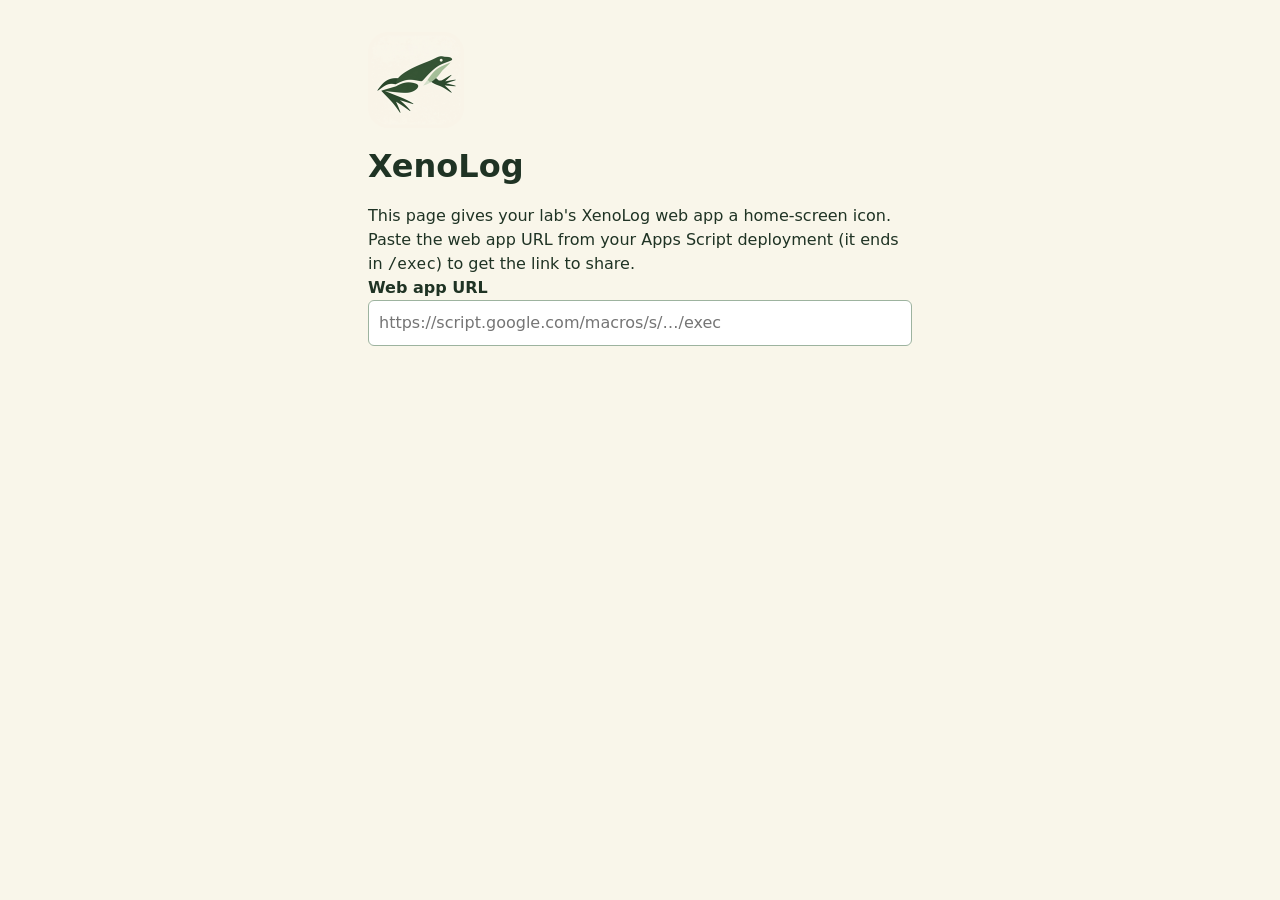
<file: docs/index.html>
<!doctype html>
<html lang="en">
<head>
<meta charset="utf-8">
<meta name="viewport" content="width=device-width, initial-scale=1">
<title>XenoLog</title>
<meta name="apple-mobile-web-app-title" content="XenoLog">
<link rel="apple-touch-icon" href="apple-touch-icon.png">
<link rel="icon" type="image/png" sizes="32x32" href="favicon-32.png">
<link rel="icon" type="image/png" sizes="192x192" href="icon-192.png">
<script>
  // This page carries the home-screen icon and forwards to a lab's own XenoLog web app.
  // The app is named in the link itself (?app=<deployment id>), so no lab's URL is stored in this repository.
  // It only ever forwards to a Google Apps Script web app address.
  function appUrl(id, domain) {
    if (!/^[A-Za-z0-9_-]{20,}$/.test(id || '')) return '';
    if (domain && !/^[a-z0-9.-]+\.[a-z]{2,}$/i.test(domain)) return '';
    return 'https://script.google.com/' + (domain ? 'a/macros/' + domain + '/' : 'macros/') + 's/' + id + '/exec';
  }
  // Reads the deployment id (and Workspace domain, if any) out of a pasted web app URL.
  function parseAppUrl(text) {
    var m = String(text || '').trim().match(/^https:\/\/script\.google\.com\/(?:a\/macros\/([a-z0-9.-]+)\/|macros\/)s\/([A-Za-z0-9_-]{20,})\/exec/i);
    return m ? { id: m[2], domain: m[1] || '' } : null;
  }
  var params = new URLSearchParams(location.search);
  var target = appUrl(params.get('app'), params.get('domain'));
  // "&add=1" is the link people open once to put the icon on their home screen. Forwarding straight away would
  // leave them on Google's page, and the home screen would then save that page, which has no icon. So this visit
  // stays here, and the address is swapped for the forwarding one so that is what the home screen saves.
  var adding = target && params.get('add') === '1';
  if (adding) { params.delete('add'); history.replaceState(null, '', location.pathname + '?' + params.toString()); }
  else if (target) location.replace(target);
</script>
<style>
  body { font: 16px/1.5 system-ui, sans-serif; margin: 0; padding: 32px 16px; background: #f9f6ea; color: #1f3324; }
  main { max-width: 34rem; margin: 0 auto; display: flex; flex-direction: column; gap: 14px; }
  img { border-radius: 22%; display: block; }
  h1, p { margin: 0; }
  label { font-weight: 600; }
  input { font: inherit; width: 100%; box-sizing: border-box; padding: 10px; border: 1px solid #9db39f; border-radius: 6px; background: #fff; color: #1f3324; }
  a.link { word-break: break-all; }
  .box { background: #fff; border: 1px solid #c9d6c4; border-radius: 6px; padding: 12px; }
  .warn { color: #8a3b12; }
  @media (prefers-color-scheme: dark) {
    body { background: #141c16; color: #e4ecdf; }
    input, .box { background: #1d2a20; color: #e4ecdf; border-color: #3c5140; }
    .warn { color: #f0b48c; }
    a { color: #9fd3a4; }
  }
</style>
</head>
<body>
<main>
  <img src="icon-192.png" width="96" height="96" alt="">
  <h1>XenoLog</h1>
  <div id="opening" hidden><p>Opening the app…</p></div>
  <div id="add" hidden>
    <p><strong>Add this page to your home screen.</strong></p>
    <div class="box">
      <p><strong>iPhone (Safari):</strong> tap the Share button, then “Add to Home Screen”.</p>
      <p><strong>Android (Chrome):</strong> open the ⋮ menu, then “Add to Home screen”.</p>
    </div>
    <p>Do it from this page, before opening the app. The icon on your home screen will then open the app directly.</p>
    <p><a id="open-now" href="#">Open the app without adding</a></p>
  </div>
  <div id="setup" hidden>
    <p>This page gives your lab's XenoLog web app a home-screen icon. Paste the web app URL from your Apps Script deployment (it ends in <code>/exec</code>) to get the link to share.</p>
    <p><label for="url">Web app URL</label></p>
    <input id="url" type="url" inputmode="url" autocomplete="off" placeholder="https://script.google.com/macros/s/…/exec">
    <p id="bad" class="warn" hidden>That does not look like an Apps Script web app URL.</p>
    <div id="result" class="box" hidden>
      <p><strong>Link for your lab</strong></p>
      <p><a id="out" class="link" href="#"></a></p>
      <p>Share this link. Each person opens it once on their phone and follows the steps shown to add the icon to the home screen.</p>
    </div>
  </div>
  <noscript><p>JavaScript is needed to open the app.</p></noscript>
</main>
<script>
  if (adding) { document.getElementById('add').hidden = false; document.getElementById('open-now').href = target; }
  else if (target) document.getElementById('opening').hidden = false;
  else {
    document.getElementById('setup').hidden = false;
    document.getElementById('url').addEventListener('input', function (e) {
      var p = parseAppUrl(e.target.value), out = document.getElementById('out');
      document.getElementById('bad').hidden = !!p || !e.target.value.trim();
      document.getElementById('result').hidden = !p;
      if (!p) return;
      var link = location.origin + location.pathname + '?app=' + encodeURIComponent(p.id) + (p.domain ? '&domain=' + encodeURIComponent(p.domain) : '') + '&add=1';
      out.href = link; out.textContent = link;
    });
  }
</script>
</body>
</html>
</file>
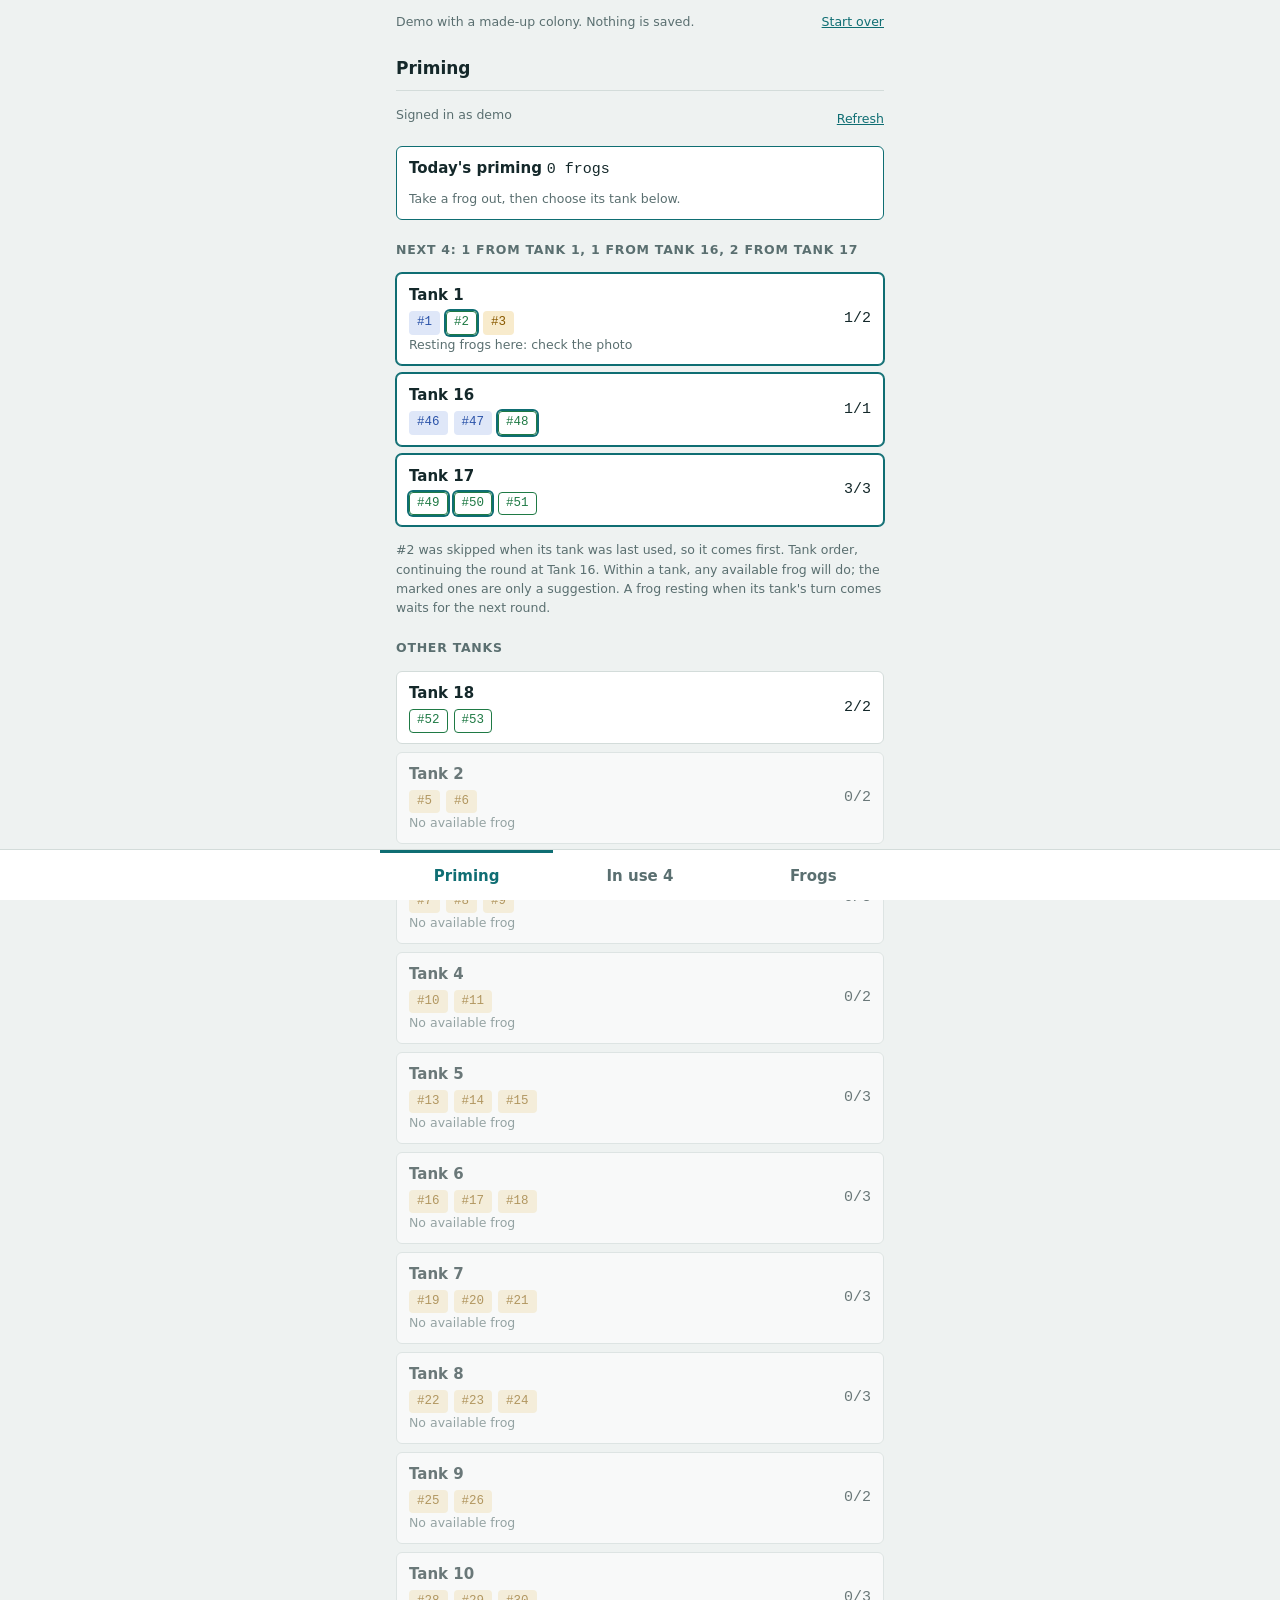
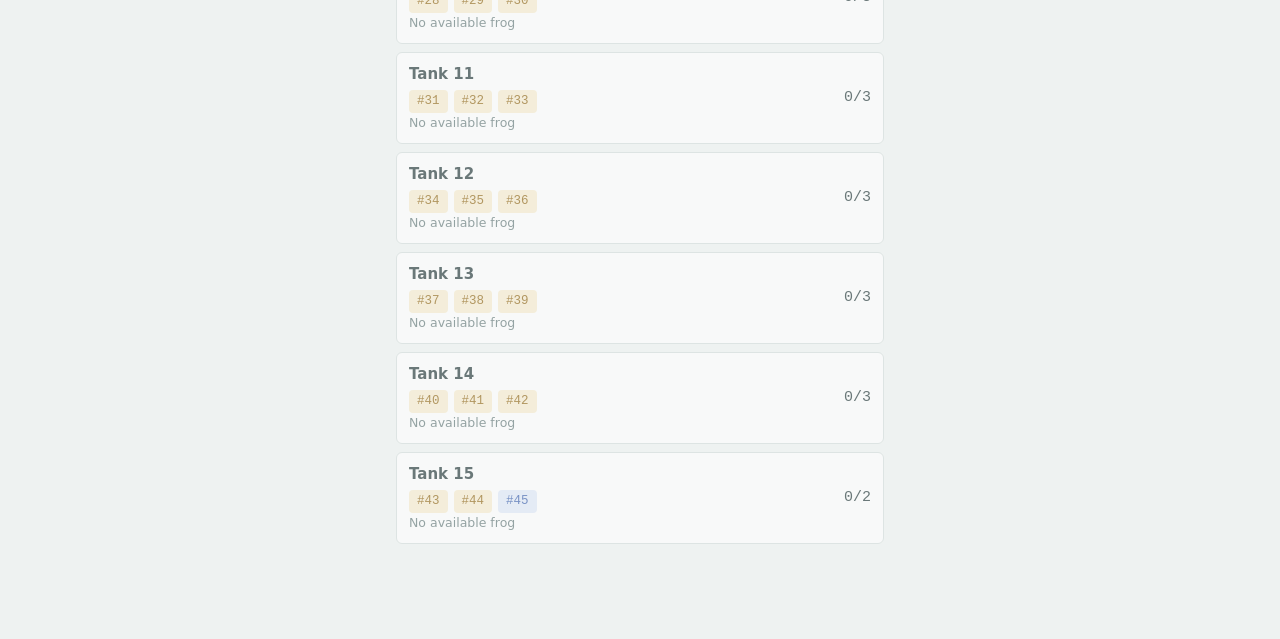
<file: docs/demo/index.html>
<!DOCTYPE html>
<html lang="en">
<head>
<base target="_top">
<meta charset="utf-8">
<meta name="viewport" content="width=device-width, initial-scale=1, viewport-fit=cover">
<title>XenoLog</title>
<style>
/* Layout: one phone-width column, a sticky header, a fixed bottom tab bar; each screen is a short stack of rows. */
:root {
  --bg: #eef2f1;
  --surface: #ffffff;
  --line: #d3dcda;
  --fg: #14282a;
  --muted: #5a6f70;
  --accent: #0f6e73;
  --accent-fg: #ffffff;
  --ok: #1f7a45;      --ok-bg: #dff1e6;
  --rest: #8a5a00;    --rest-bg: #f8ebcc;
  --use: #2b53a8;     --use-bg: #dfe7f8;
  --danger: #a8322b;  --danger-bg: #f8e0de;
  --font-body: system-ui, -apple-system, "Segoe UI", Roboto, "Helvetica Neue", sans-serif;
  --font-id: ui-monospace, "SF Mono", Menlo, Consolas, monospace;
}
@media (prefers-color-scheme: dark) {
  :root:not([data-theme="light"]) {
    --bg: #0e1819; --surface: #172526; --line: #2b3d3e; --fg: #e3eceb; --muted: #93a8a8;
    --accent: #4fb8bd; --accent-fg: #06201f;
    --ok: #7ed3a0; --ok-bg: #173524; --rest: #e8c26a; --rest-bg: #3a2e10;
    --use: #9db8f2; --use-bg: #1b2a4a; --danger: #f09a93; --danger-bg: #401c19;
    color-scheme: dark;
  }
}
:root[data-theme="dark"] {
  --bg: #0e1819; --surface: #172526; --line: #2b3d3e; --fg: #e3eceb; --muted: #93a8a8;
  --accent: #4fb8bd; --accent-fg: #06201f;
  --ok: #7ed3a0; --ok-bg: #173524; --rest: #e8c26a; --rest-bg: #3a2e10;
  --use: #9db8f2; --use-bg: #1b2a4a; --danger: #f09a93; --danger-bg: #401c19;
  color-scheme: dark;
}
* { box-sizing: border-box; }
html { -webkit-text-size-adjust: 100%; }
body { margin: 0; background: var(--bg); color: var(--fg); font-family: var(--font-body); font-size: 15px; line-height: 1.55; }
#app { max-width: 520px; margin: 0 auto; padding-inline: 16px; padding-block: 0 96px; display: flex; flex-direction: column; gap: 14px; }
header.top { position: sticky; top: env(safe-area-inset-top, 0px); z-index: 5; background: var(--bg); padding-block: 12px 8px; display: flex; align-items: center; gap: 10px; border-bottom: 1px solid var(--line); }
header.top h1 { font-size: 17px; font-weight: 700; margin: 0; flex: 1; min-width: 0; text-wrap: balance; }
.back { border: 0; background: none; color: var(--accent); font: inherit; font-weight: 700; padding: 6px 4px; cursor: pointer; }
.note { font-size: 12.5px; color: var(--muted); margin: 0; }
.demo { font-size: 12.5px; color: var(--muted); display: flex; gap: 8px; align-items: center; justify-content: space-between; }
.link { border: 0; background: none; color: var(--accent); font: inherit; font-size: 12.5px; text-decoration: underline; cursor: pointer; padding: 4px 0; }
h2 { font-size: 12.5px; font-weight: 700; color: var(--muted); letter-spacing: .06em; text-transform: uppercase; margin: 6px 0 0; }
.stack { display: flex; flex-direction: column; gap: 8px; }
.row { background: var(--surface); border: 1px solid var(--line); border-radius: 6px; padding: 10px 12px; display: flex; align-items: center; gap: 12px; width: 100%; text-align: left; font: inherit; color: inherit; cursor: pointer; }
.row.static { cursor: default; }
.row .grow, .grow { flex: 1; min-width: 0; }
.ttl { font-weight: 700; }
.sub { font-size: 12.5px; color: var(--muted); }
.id { font-family: var(--font-id); font-variant-numeric: tabular-nums; font-weight: 500; }
.pill { display: inline-block; font-size: 12px; font-weight: 700; padding: 1px 8px; border-radius: 999px; white-space: nowrap; }
.pill.ok { background: var(--ok-bg); color: var(--ok); }
.pill.rest { background: var(--rest-bg); color: var(--rest); }
.pill.use { background: var(--use-bg); color: var(--use); }
.pill.off { background: var(--line); color: var(--muted); }
.chips { display: flex; flex-wrap: wrap; gap: 6px; margin-top: 4px; }
.chip { font-family: var(--font-id); font-size: 12.5px; padding: 1px 7px; border-radius: 4px; border: 1px solid var(--line); }
.chip.ok { border-color: var(--ok); color: var(--ok); }
.chip.rest { background: var(--rest-bg); color: var(--rest); border-color: transparent; }
.chip.use { background: var(--use-bg); color: var(--use); border-color: transparent; }
.chip.next { box-shadow: 0 0 0 2px var(--accent); }
.row.next { border-color: var(--accent); box-shadow: 0 0 0 1px var(--accent); }
.row.none-ok { opacity: .6; }
.count { font-family: var(--font-id); font-size: 15px; font-weight: 500; white-space: nowrap; }
.ph { border-radius: 4px; display: block; flex: none; background: var(--line); }
.ph.fill { width: 100%; height: auto; aspect-ratio: 1; }
.ph[data-zoom] { cursor: zoom-in; }
#zoom { position: fixed; inset: 0; z-index: 8; background: var(--bg); display: flex; align-items: center; justify-content: center; padding: 16px; cursor: zoom-out; }
#zoom .zin { width: 100%; max-width: 520px; display: flex; flex-direction: column; gap: 10px; }
#zoom p { margin: 0; }
.btn { border: 1px solid var(--accent); background: var(--accent); color: var(--accent-fg); font: inherit; font-weight: 700; padding: 11px 14px; border-radius: 6px; cursor: pointer; width: 100%; }
.btn.ghost { background: transparent; color: var(--accent); }
.btn.danger { background: transparent; border-color: var(--danger); color: var(--danger); }
.btn:disabled { opacity: .45; cursor: not-allowed; }
.row .btn { width: auto; flex: none; padding: 8px 16px; }
.btnrow { display: flex; gap: 8px; flex-wrap: wrap; }
.btnrow .btn { flex: 1 1 130px; }
button:focus-visible, input:focus-visible, select:focus-visible, textarea:focus-visible, label.seg:focus-within { outline: 2px solid var(--accent); outline-offset: 2px; }
.alert { border-radius: 6px; padding: 10px 12px; font-size: 13.5px; }
.alert.rest { background: var(--rest-bg); color: var(--rest); }
.alert.danger { background: var(--danger-bg); color: var(--danger); }
.alert.use { background: var(--use-bg); color: var(--use); }
.alert.ok { background: var(--ok-bg); color: var(--ok); }
.shot { display: flex; gap: 12px; align-items: center; background: var(--surface); border: 1px dashed var(--line); border-radius: 6px; padding: 10px 12px; }
.cand { background: var(--surface); border: 1px solid var(--line); border-radius: 6px; padding: 10px 12px; display: flex; flex-direction: column; gap: 10px; }
.cand .line { display: flex; align-items: center; gap: 12px; }
.sim { font-family: var(--font-id); font-size: 12.5px; color: var(--muted); }
.bar { height: 4px; background: var(--line); border-radius: 2px; overflow: hidden; margin-top: 3px; }
.bar i { display: block; height: 100%; background: var(--accent); }
.basket { background: var(--surface); border: 1px solid var(--accent); border-radius: 6px; padding: 10px 12px; display: flex; flex-direction: column; gap: 8px; }
.tape { font-family: var(--font-id); background: var(--surface); border: 1px solid var(--line); border-left: 6px solid var(--accent); padding: 10px 12px; font-size: 16px; display: flex; justify-content: space-between; gap: 12px; }
.cmp { display: grid; grid-template-columns: 1fr 1fr; gap: 8px; }
.cmp.big { grid-template-columns: 1fr; }
.cmp figure { margin: 0; display: flex; flex-direction: column; gap: 4px; min-width: 0; }
.cmp figcaption { font-size: 12.5px; color: var(--muted); }
.cmp figcaption strong { color: var(--fg); }
.empty { aspect-ratio: 1; border: 1px dashed var(--line); border-radius: 4px; display: flex; align-items: center; justify-content: center; text-align: center; padding: 12px; font-size: 12.5px; color: var(--muted); }
.thumbs { display: flex; gap: 8px; overflow-x: auto; padding-bottom: 4px; }
.thumb { border: 2px solid transparent; background: none; padding: 2px; border-radius: 6px; font: inherit; color: var(--muted); font-size: 11.5px; cursor: pointer; flex: none; display: flex; flex-direction: column; align-items: center; gap: 2px; }
.thumb[aria-current="true"] { border-color: var(--accent); color: var(--fg); }
.switch { display: flex; gap: 6px; flex-wrap: wrap; }
.switch button { flex: 1 1 80px; border: 1px solid var(--line); background: var(--surface); color: var(--fg); font: inherit; border-radius: 6px; padding: 7px 6px; cursor: pointer; }
.switch button[aria-current="true"] { background: var(--accent); color: var(--accent-fg); border-color: var(--accent); }
form.rec { display: flex; flex-direction: column; gap: 14px; }
.field { display: flex; flex-direction: column; gap: 5px; }
.field > span, fieldset legend { font-size: 12.5px; font-weight: 700; color: var(--muted); }
fieldset { border: 0; padding: 0; margin: 0; display: flex; flex-direction: column; gap: 5px; min-width: 0; }
input[type=text], input[type=date], select, textarea { font: inherit; color: var(--fg); background: var(--surface); border: 1px solid var(--line); border-radius: 6px; padding: 9px 10px; width: 100%; }
.segs { display: flex; gap: 6px; flex-wrap: wrap; }
label.seg { flex: 1 1 60px; text-align: center; border: 1px solid var(--line); background: var(--surface); border-radius: 6px; padding: 8px 6px; cursor: pointer; font-weight: 500; }
label.seg input { position: absolute; opacity: 0; pointer-events: none; }
label.seg:has(input:checked) { background: var(--accent); color: var(--accent-fg); border-color: var(--accent); }
dl.kv { display: grid; grid-template-columns: auto 1fr; gap: 4px 14px; margin: 0; font-size: 14px; }
dl.kv dt { color: var(--muted); } dl.kv dd { margin: 0; }
.scroll { overflow-x: auto; }
table { border-collapse: collapse; width: 100%; font-size: 13px; font-variant-numeric: tabular-nums; }
th, td { text-align: left; padding: 6px 8px; border-bottom: 1px solid var(--line); white-space: nowrap; }
th { color: var(--muted); font-weight: 700; }
td.chg { color: var(--accent); font-weight: 700; }
nav.tabs { position: fixed; left: 0; right: 0; bottom: 0; background: var(--surface); border-top: 1px solid var(--line); padding-bottom: env(safe-area-inset-bottom, 0px); z-index: 6; }
nav.tabs div { max-width: 520px; margin: 0 auto; display: flex; }
nav.tabs button { flex: 1; border: 0; background: none; font: inherit; color: var(--muted); padding: 12px 4px; font-weight: 700; cursor: pointer; border-top: 3px solid transparent; }
nav.tabs button[aria-current="page"] { color: var(--accent); border-top-color: var(--accent); }
#toast { position: fixed; left: 50%; bottom: calc(76px + env(safe-area-inset-bottom, 0px)); transform: translateX(-50%); background: var(--fg); color: var(--bg); padding: 8px 14px; border-radius: 6px; font-size: 13.5px; z-index: 7; max-width: calc(100% - 32px); }

[hidden] { display: none !important; }
.ph { object-fit: cover; }
.ph.none { display: flex; align-items: center; justify-content: center; text-align: center; font-size: 10.5px; color: var(--muted); line-height: 1.2; }
.ph.fill.none { font-size: 12.5px; }
label.btn { display: block; text-align: center; }
label.btn input { position: absolute; opacity: 0; width: 1px; height: 1px; pointer-events: none; }
#busy { position: fixed; inset: 0; z-index: 9; background: color-mix(in srgb, var(--bg) 70%, transparent); display: flex; align-items: center; justify-content: center; font-weight: 700; }
.who { font-size: 12.5px; color: var(--muted); display: flex; justify-content: space-between; gap: 8px; }
#cropper { position: fixed; inset: 0; z-index: 8; background: var(--bg); overflow-y: auto; }
#cropper .crop-in { max-width: 520px; margin: 0 auto; padding-inline: 16px; padding-block: 0 24px; display: flex; flex-direction: column; gap: 12px; }
.crop-stage { position: relative; overflow: hidden; border-radius: 4px; line-height: 0; user-select: none; -webkit-user-select: none; }
.crop-stage img { width: 100%; display: block; pointer-events: none; }
#crop-frame { position: absolute; border: 2px solid var(--accent-fg); outline: 2px solid var(--accent); box-shadow: 0 0 0 2000px rgba(0, 0, 0, .5); touch-action: none; cursor: move; }
input[type=range] { width: 100%; accent-color: var(--accent); }
.sr-file { position: fixed; left: 0; bottom: 0; width: 1px; height: 1px; opacity: 0; pointer-events: none; }
/* Roster check result (rosterview.js), in the app and on the check page */
#app.wide { max-width: 960px; }
.pairs { display: grid; grid-template-columns: repeat(auto-fill, minmax(min(100%, 300px), 1fr)); gap: 8px; }
.finding { background: var(--surface); border: 1px solid var(--line); border-radius: 6px; padding: 10px 12px; display: flex; flex-direction: column; gap: 8px; min-width: 0; }
.groups, .photos { display: flex; flex-wrap: wrap; gap: 8px; }
.groups { gap: 12px; }
.photos figure { margin: 0; display: flex; flex-direction: column; gap: 4px; width: 132px; }
.photos img, .photos .noimg { width: 100%; aspect-ratio: 1; object-fit: cover; border-radius: 4px; background: var(--line); display: block; }
.photos figcaption { font-size: 12px; color: var(--muted); overflow-wrap: anywhere; }
.photos figcaption strong { color: var(--fg); }
.group { border-left: 3px solid var(--line); padding-left: 8px; }
table.bins { border-collapse: collapse; font-size: 13px; font-variant-numeric: tabular-nums; width: 100%; max-width: 560px; }
table.bins th, table.bins td { border-bottom: 1px solid var(--line); padding: 4px 8px; text-align: right; }
table.bins th { vertical-align: bottom; }
table.bins th:first-child, table.bins td:first-child { text-align: left; }
details summary { cursor: pointer; font-size: 13.5px; }
details > div { margin-top: 8px; }
.btn.inline { width: auto; }
.heat { display: flex; flex-direction: column; gap: 8px; }
.heat-wrap { position: relative; overflow-x: auto; }
.heat canvas { display: block; cursor: pointer; }
.heat .legend { display: flex; flex-wrap: wrap; gap: 6px 14px; font-size: 12.5px; color: var(--muted); }
.heat .legend i { display: inline-block; width: 12px; height: 12px; border-radius: 2px; vertical-align: -2px; margin-right: 5px; }
.heat .legend i.zero { border: 1px solid var(--line); }
.heat .tip { position: absolute; z-index: 3; pointer-events: none; background: var(--fg); color: var(--bg); font-size: 12px; padding: 6px 8px; border-radius: 4px; max-width: 220px; }
.heat .tip strong { display: block; font-size: 13px; }
.open { all: unset; cursor: pointer; display: block; }
.chips .open { display: inline-block; }
.open:focus-visible { outline: 2px solid var(--accent); outline-offset: 2px; border-radius: 4px; }
</style>
</head>
<body>
<div id="app"></div>
<nav class="tabs" aria-label="Main"><div id="tabs"></div></nav>
<div id="toast" role="status" hidden></div>
<div id="zoom" hidden></div>
<div id="cropper" hidden></div>
<!-- File inputs live outside #app so a re-render while the camera is open cannot detach them. -->
<input type="file" accept="image/*" capture="environment" id="file-cam" class="sr-file" tabindex="-1" aria-hidden="true">
<input type="file" accept="image/*" id="file-lib" class="sr-file" tabindex="-1" aria-hidden="true">
<div id="busy" role="status" hidden>Working...</div>
<div class="demo" id="demo-bar" style="max-width:520px;margin:0 auto;padding:8px 16px;box-sizing:border-box">
<span>Demo with a made-up colony. Nothing is saved.</span><a class="link" href="" id="demo-reset" style="white-space:nowrap">Start over</a></div>
<div id="demo-picker" hidden></div>
<style>#demo-picker { position: fixed; inset: 0; z-index: 8; background: var(--bg); overflow-y: auto; }
#demo-picker .crop-in { max-width: 520px; margin: 0 auto; padding-inline: 16px; padding-block: 0 24px; display: flex; flex-direction: column; gap: 12px; }
#demo-picker .btnrow { flex-wrap: wrap; }</style>
<script>
/* In-memory stand-ins for the Apps Script services, so Code.gs can run in Node and in a plain browser page. */
(function (g) {
  function Range(sh, r, c, nr, nc) { this.sh = sh; this.r = r; this.c = c; this.nr = nr; this.nc = nc; }
  Range.prototype.getValues = function () { var o = []; for (var i = 0; i < this.nr; i++) { var row = []; for (var j = 0; j < this.nc; j++) { var v = (this.sh.data[this.r - 1 + i] || [])[this.c - 1 + j]; row.push(v === undefined ? '' : v); } o.push(row); } return o; };
  Range.prototype.getDisplayValues = function () { return this.getValues().map(function (r) { return r.map(String); }); };
  Range.prototype.setValues = function (vals) {
    if (vals.length !== this.nr || vals.some(function (r) { return r.length !== this.nc; }, this)) throw new Error('setValues size mismatch on ' + this.sh.name + ': range ' + this.nr + 'x' + this.nc + ', data ' + vals.length + 'x' + (vals[0] || []).length);
    for (var i = 0; i < this.nr; i++) { var row = this.sh.data[this.r - 1 + i] = this.sh.data[this.r - 1 + i] || []; for (var j = 0; j < this.nc; j++) { if (String(vals[i][j]).length > 50000) throw new Error('cell over 50000 chars'); row[this.c - 1 + j] = vals[i][j]; } }
    return this;
  };
  Range.prototype.setValue = function (v) { return this.setValues([[v]]); };
  Range.prototype.clearContent = function () { for (var i = 0; i < this.nr; i++) { var row = this.sh.data[this.r - 1 + i]; if (row) for (var j = 0; j < this.nc; j++) row[this.c - 1 + j] = ''; } while (this.sh.data.length && this.sh.data[this.sh.data.length - 1].every(function (x) { return x === '' || x === undefined; })) this.sh.data.pop(); return this; };
  Range.prototype.setNumberFormat = function () { return this; };
  function Sheet(name, data) { this.name = name; this.data = data || []; }
  Sheet.prototype.getLastRow = function () { return this.data.length; };
  Sheet.prototype.getLastColumn = function () { return this.data.reduce(function (m, r) { return Math.max(m, r.length); }, 0); };
  Sheet.prototype.getMaxRows = function () { return 1000; };
  Sheet.prototype.getRange = function (r, c, nr, nc) { return new Range(this, r, c, nr || 1, nc || 1); };
  Sheet.prototype.getDataRange = function () { return new Range(this, 1, 1, Math.max(1, this.getLastRow()), Math.max(1, this.getLastColumn())); };
  Sheet.prototype.appendRow = function (row) { this.data.push(row.slice()); return this; };
  Sheet.prototype.setFrozenRows = function () {};
  var book = { sheets: {}, getSheetByName: function (n) { return this.sheets[n] || null; }, insertSheet: function (n) { return (this.sheets[n] = new Sheet(n)); },
    getSpreadsheetTimeZone: function () { return 'America/Detroit'; }, toast: function () {} };
  var props = {}, files = {}, fakeNow = null;
  g.FAKE = { book: book, files: files, user: 'tester@example.edu', addSheet: function (n, data) { book.sheets[n] = new Sheet(n, data); }, setToday: function (iso) { fakeNow = iso; } };
  g.SpreadsheetApp = { getActiveSpreadsheet: function () { return book; }, getUi: function () { var m = { addItem: function () { return m; }, addToUi: function () {} }; return { createMenu: function () { return m; } }; } };
  g.Session = { getActiveUser: function () { return { getEmail: function () { return g.FAKE.user; } }; } };
  g.LockService = { getScriptLock: function () { return { waitLock: function () {}, releaseLock: function () {} }; } };
  g.PropertiesService = { getScriptProperties: function () { return { getProperty: function (k) { return props[k] || null; }, setProperty: function (k, v) { props[k] = v; } }; } };
  function pad(n) { return (n < 10 ? '0' : '') + n; }
  g.Utilities = {
    formatDate: function (d, tz, f) { if (fakeNow && f === 'yyyy-MM-dd') return fakeNow; var day = d.getFullYear() + '-' + pad(d.getMonth() + 1) + '-' + pad(d.getDate()); return f === 'yyyy-MM-dd' ? day : (fakeNow || day) + ' ' + pad(d.getHours()) + ':' + pad(d.getMinutes()) + ':' + pad(d.getSeconds()); },
    getUuid: function () { return 'xxxxxxxx-xxxx'.replace(/x/g, function () { return Math.floor(Math.random() * 16).toString(16); }); },
    base64Decode: function (s) { return s; }, base64Encode: function (b) { return b; },
    newBlob: function (bytes, type, name) { return { bytes: bytes, type: type, name: name }; }
  };
  var n = 0;
  function folder(id) { return { getId: function () { return id; }, createFile: function (blob) { var fid = 'file' + (++n); files[fid] = blob; return { getId: function () { return fid; } }; },
    getFoldersByName: function () { return { hasNext: function () { return false; } }; }, createFolder: function () { return folder('sub'); }, getFiles: function () { return { hasNext: function () { return false; } }; } }; }
  g.DriveApp = { createFolder: function () { return folder('folder1'); }, getFolderById: function (id) { return folder(id); },
    getFileById: function (id) { var b = files[id]; if (!b) throw new Error('no file'); return { getBlob: function () { return { getContentType: function () { return b.type; }, getBytes: function () { return b.bytes; } }; } }; } };
  g.HtmlService = {};
})(typeof window !== 'undefined' ? window : globalThis);
</script>
<script>
/* Made-up colony for the public demo (docs/demo/). Dates are counted back from today, so the demo looks the same whenever it is opened.
 * Loaded after fakes.js and before Code.gs (ROSTER), and demoSeed() runs after setup(). No real animal, person or photo is in here. */
var DEMO_DAY = 86400000;
function demoAgo(days) { var d = new Date(Date.now() - days * DEMO_DAY); return d.getFullYear() + '-' + ('0' + (d.getMonth() + 1)).slice(-2) + '-' + ('0' + d.getDate()).slice(-2); }

// Squeezed quantity, appearance, Ca; laid quantity, appearance, Ca
var DEMO_GRADES = {
  great: ['Many', 'Great', 'Looking good', 'Normal', 'Good', 'Looking good'],
  good: ['Normal', 'Good', 'Looking good', 'Normal', 'Good', ''],
  fair: ['Few', 'Not bad', 'Looking good', 'Few', 'Good', ''],
  poor: ['Few', 'Bad', 'Turned to white', 'None', 'None', ''],
  bad: ['None', 'None', '', 'Few', 'Bad', 'Turned to white']
};
var DEMO_PEOPLE = ['alex', 'sam', 'kim'];

/* 50 frogs in the colony, used about 4 a week, as a lab does: with a 3-month rest that many are needed.
   The past is simulated week by week from a fixed seed, so the colony is the same on every visit:
   [{ id, tank, arrived (days ago), removed: {days, reason} | null, cycles: [{days, grade}] oldest first (grade null: not used), open: 'use' | 'rec' | null }] */
var DEMO_FROGS = (function () {
  var rnd = demoRandom(2026), REST = 92, PER_WEEK = 4, frogs = [], id;
  // [first ID, last ID, arrived days ago]
  [[1, 18, 640], [19, 36, 420], [37, 47, 230], [48, 50, 110], [51, 53, 10]].forEach(function (b) {
    for (id = b[0]; id <= b[1]; id++) frogs.push({ id: id, arrived: b[2], removed: null, cycles: [], open: null, last: null });
  });
  var gone = { 4: [300, 'Died'], 12: [150, 'Euthanized'], 27: [60, 'Escaped'] };
  var poor = { 13: 1, 31: 1, 44: 1 }, firstBad = 49;                // replacement candidates
  frogs.forEach(function (f) {
    if (gone[f.id]) f.removed = { days: gone[f.id][0], reason: gone[f.id][1] };
    f.base = poor[f.id] ? 'poor' : (rnd() < 0.25 ? 'great' : rnd() < 0.8 ? 'good' : 'fair');
  });
  function grade(f) {
    if (f.id === firstBad && !f.cycles.length) return 'bad';
    if (rnd() < 0.05) return null;                                    // primed, but the eggs were not used
    var r = rnd(), order = ['bad', 'poor', 'fair', 'good', 'great'], k = order.indexOf(f.base);
    return order[Math.max(0, Math.min(4, k + (r < 0.15 ? -1 : r > 0.85 ? 1 : 0)))];
  }
  for (var day = 400; day >= 1; day -= 7) {                           // one priming day a week, the last one yesterday
    var ready = frogs.filter(function (f) {
      return f.arrived - 14 >= day && (!f.removed || f.removed.days < day) && (f.last === null || f.last - day >= REST);
    });
    ready.sort(function (a, b) { return (b.last === null ? 1e9 : b.last) - (a.last === null ? 1e9 : a.last) || a.id - b.id; });
    ready.slice(0, PER_WEEK).forEach(function (f, n) {
      // Yesterday's frogs are still out: two with an egg record, two waiting for one.
      var g = day === 1 ? (n < 2 ? grade(f) || 'good' : null) : grade(f);
      f.cycles.push({ days: day, grade: g });
      if (day === 1) f.open = n < 2 ? 'rec' : 'use';
      f.last = day;
    });
  }
  // Housing in ID order, 3 to a tank; a removed frog leaves its place empty until the next tank exchange.
  frogs.forEach(function (f, n) { f.tank = f.removed ? 0 : Math.floor(n / 3) + 1; });
  return frogs;
})();

// One mix-up for the roster check to find: the photo saved at #23's last priming shows its tank-mate #22.
// Both are in Tank 8, away from the tanks the demo's Next suggests, so trying a priming does not run into it.
var DEMO_SWAP = { filedUnder: 23, shows: 22 };

var ROSTER = DEMO_FROGS.map(function (f) { return [f.id, !f.removed, f.tank || '', demoAgo(f.arrived).slice(0, 7), 'Example supplier', '']; });

function demoRandom(seed) {
  var s = seed * 2654435761 >>> 0;
  return function () { s = (s + 0x6D2B79F5) >>> 0; var t = Math.imul(s ^ (s >>> 15), 1 | s); t = (t + Math.imul(t ^ (t >>> 7), 61 | t)) ^ t; return ((t ^ (t >>> 14)) >>> 0) / 4294967296; };
}
function demoCanvas(w, h) { var c = document.createElement('canvas'); c.width = w; c.height = h; return c; }

// The skin of one frog: olive with dark irregular blotches and fine speckles. Same ID, same skin.
var demoSkins = {};
function demoSkin(id) {
  if (demoSkins[id]) return demoSkins[id];
  var rnd = demoRandom(id), c = demoCanvas(400, 580), g = c.getContext('2d'), i, j, n;
  var bg = g.createRadialGradient(200, 240, 40, 200, 260, 330);
  bg.addColorStop(0, '#848057'); bg.addColorStop(1, '#55543a');
  g.fillStyle = bg; g.fillRect(0, 0, 400, 580);
  for (i = 0, n = 70 + Math.floor(rnd() * 40); i < n; i++) {        // blotches with ragged edges
    var x = rnd() * 400, y = rnd() * 580, r = 5 + rnd() * rnd() * 30, k = 7 + Math.floor(rnd() * 5);
    g.fillStyle = 'rgba(32,34,20,' + (0.55 + rnd() * 0.4) + ')';
    g.beginPath();
    for (j = 0; j < k; j++) { var t = j / k * 2 * Math.PI, rr = r * (0.55 + rnd() * 0.7); g.lineTo(x + Math.cos(t) * rr, y + Math.sin(t) * rr * (0.6 + rnd() * 0.5)); }
    g.fill();
  }
  for (i = 0; i < 4000; i++) { g.fillStyle = rnd() < 0.5 ? 'rgba(25,25,12,.3)' : 'rgba(200,195,150,.25)'; g.fillRect(rnd() * 400, rnd() * 580, 1 + rnd() * 3, 1 + rnd() * 3); }
  return (demoSkins[id] = c);
}

/* A photo of frog id on a pale tray, head up. v shifts, turns, scales and lights it, as two real photos of one frog differ.
   Drawn in 1200 x 900 units; k scales the canvas (registration photos use a smaller one, so 50 of them are quick to make). */
function demoPhoto(id, v, k) {
  k = k || 1;
  var W = Math.round(1200 * k), H = Math.round(900 * k), rnd = demoRandom(v.noise || 1);   // noise: seed of this photo's tray
  function layer() { var cv = demoCanvas(W, H); cv.getContext('2d').scale(k, k); return cv; }
  var c = layer(), g = c.getContext('2d');
  var tray = g.createLinearGradient(0, 0, 1200, 900);
  tray.addColorStop(0, '#ecebe6'); tray.addColorStop(1, '#d9d7cf');
  g.fillStyle = tray; g.fillRect(0, 0, 1200, 900);
  // Uneven light on the tray, different in every photo. A plain tray, or fine noise on it, gives the pattern check
  // points that line up between any two photos (it boosts contrast before looking), which real photos do not.
  var mott = demoCanvas(60, 45), mg = mott.getContext('2d');
  for (var m = 0; m < 400; m++) { mg.fillStyle = rnd() < 0.5 ? 'rgba(0,0,0,.1)' : 'rgba(255,255,255,.14)'; mg.fillRect(rnd() * 60, rnd() * 45, 2 + rnd() * 6, 2 + rnd() * 6); }
  g.drawImage(mott, 0, 0, 1200, 900);
  // Each frog has its own build and pose, so the crop differs a little from frog to frog.
  var b = demoRandom(id * 7 + 3), rx = 165 + b() * 30, ry = 175 + b() * 30, hx = 105 + b() * 25, hy = 70 + b() * 15, hc = -ry + 45 - b() * 15;
  var legs = [-1, 1].map(function (side) { return [side, b() * 0.6, b() * 0.6]; }), lw = 22 + b() * 8;
  function frog(f, inset, bodyOnly) {   // draws the frog on f; inset shrinks the body, bodyOnly leaves out the legs
    f.save();
    f.translate(600 + (v.dx || 0), 470 + (v.dy || 0)); f.rotate(v.angle || 0); f.scale(v.scale || 1, v.scale || 1);
    if (!inset && !bodyOnly) {
      f.strokeStyle = '#5d5b3e'; f.lineCap = 'round'; f.lineJoin = 'round'; f.lineWidth = lw;   // legs, thinner than the trunk so the crop leaves them out
      legs.forEach(function (l) {
        var side = l[0], a1 = l[1], a2 = l[2];
        f.beginPath(); f.moveTo(side * rx * 0.6, hc + 60); f.lineTo(side * (rx + 25 + a1 * 40), hc + 80 + a1 * 60); f.lineTo(side * (rx + 10), hc + 150 + a1 * 50); f.stroke();
        f.beginPath(); f.moveTo(side * rx * 0.6, ry * 0.7); f.lineTo(side * (rx + 70 + a2 * 50), ry * 0.5 + a2 * 60); f.lineTo(side * (rx + 140 + a2 * 40), ry + 60 + a2 * 70); f.lineTo(side * (rx + 90), ry + 150 + a2 * 40); f.stroke();
      });
    }
    f.beginPath(); f.ellipse(0, 40, rx - inset, ry - inset, 0, 0, 2 * Math.PI); f.ellipse(0, hc, hx - inset, hy - inset, 0, 0, 2 * Math.PI);
    f.clip(); f.drawImage(demoSkin(id), -200, -300);
    f.restore();
  }
  // A crisp, perfectly smooth outline would line up between any two frogs, which real skin edges do not.
  // So the frog is drawn soft, and its skin fades in to sharp away from the edge.
  function blurred(src) { var o = demoCanvas(W, H), sm = demoCanvas(150, 113); sm.getContext('2d').drawImage(src, 0, 0, 150, 113); o.getContext('2d').drawImage(sm, 0, 0, W, H); return o; }
  var whole = layer(), skin = layer(), mask = layer();
  frog(whole.getContext('2d'), 0); frog(skin.getContext('2d'), 0, true); frog(mask.getContext('2d'), 30);
  var sk = skin.getContext('2d');
  sk.globalCompositeOperation = 'destination-in'; sk.drawImage(blurred(mask), 0, 0, 1200, 900);
  g.drawImage(blurred(whole), 0, 0, 1200, 900); g.drawImage(skin, 0, 0, 1200, 900);
  g.fillStyle = v.light > 0 ? 'rgba(255,255,240,' + v.light + ')' : 'rgba(0,0,0,' + (-(v.light || 0)) + ')';
  g.fillRect(0, 0, 1200, 900);
  // Square around head and body, where the crop goes, in canvas pixels; its centre turns with the frog.
  var top = Math.min(hc - hy, 40 - ry), bottom = 40 + ry, s = (v.scale || 1) * k, side = Math.max(2 * rx, bottom - top) * 1.04 * s, mid = (top + bottom) / 2 * s, a = v.angle || 0;
  c.square = { x: (600 + (v.dx || 0)) * k - Math.sin(a) * mid - side / 2, y: (470 + (v.dy || 0)) * k + Math.cos(a) * mid - side / 2, side: side };
  return c;
}
// A different photo of the same frog every time: what a new picture at the tank would look like.
function demoVariant() {
  var r = Math.random;
  return { angle: (r() - 0.5) * 0.5, scale: 0.85 + r() * 0.3, dx: (r() - 0.5) * 160, dy: (r() - 0.5) * 80, light: (r() - 0.5) * 0.24, noise: 1 + Math.floor(r() * 1e6) };
}

// A stored photo, cropped to the back as someone would in the crop screen. The square comes from the drawing:
// the app's automatic crop would find nearly the same one, but takes about 60 ms a photo.
function demoStored(id, v) {
  var c = demoPhoto(id, v, 0.5), x = c.square.x, y = c.square.y, side = c.square.side;
  function cut(n, q) { var o = demoCanvas(n, n); o.getContext('2d').drawImage(c, x, y, side, side, 0, 0, n, n); return o.toDataURL('image/jpeg', q); }
  return { full: c.toDataURL('image/jpeg', 0.82), pattern: cut(256, 0.8), thumb: cut(128, 0.7), emb: '', crop: 'confirmed' };
}
function demoRegistration(id) { return demoStored(id, { noise: id }); }
// A second photo of each frog, from a fixed seed so it is the same on every visit: turned, moved and lit differently
// from the registration photo, as a photo taken months later would be. It gives the roster check pairs of one frog to find.
// shows: the frog actually in the photo, when it is not the one it is filed under (DEMO_SWAP).
function demoSecond(id, shows) {
  var r = demoRandom(id * 13 + 5);
  return demoStored(shows || id, { angle: (r() - 0.5) * 0.4, scale: 0.9 + r() * 0.2, dx: (r() - 0.5) * 120, dy: (r() - 0.5) * 60, light: (r() - 0.5) * 0.2, noise: 1000 + id });
}

/* Runs before the page's first call to the server (window.beforeServer in the bridge), when matcher.js has loaded. */
function demoSeed() {
  var recSheet = sheet_(SHEETS.RECORDS), photoSheet = sheet_(SHEETS.PHOTOS), frogSheet = sheet_(SHEETS.FROGS), stamp = now_(), k = 0;
  // Eggs are collected the day after the priming.
  function record(frog, days, grade, state, name) {
    var r = REC_COLS.map(function () { return ''; }), g = grade ? DEMO_GRADES[grade] : null;
    r[0] = 'D' + (++k); r[1] = frog; r[2] = demoAgo(days); r[4] = name; r[13] = state; r[14] = 'app'; r[16] = r[17] = stamp; r[18] = name;
    if (g) { r[3] = demoAgo(days - 1); r[5] = k % 3 ? 'MilliQ' : 'RO'; for (var i = 0; i < 6; i++) r[6 + i] = g[i]; r[19] = String(1 + (frog + k) % 5); }
    recSheet.appendRow(r);
  }
  DEMO_FROGS.forEach(function (f) {
    f.cycles.forEach(function (c, i) {
      var open = f.open && i === f.cycles.length - 1;
      record(f.id, c.days, c.grade, open ? (f.open === 'rec' ? 'Recorded' : 'In use') : (c.grade ? 'Returned' : 'Not used'), DEMO_PEOPLE[(c.days / 7 | 0) % DEMO_PEOPLE.length]);
    });
    if (f.removed) {
      var row = readFrogs_().filter(function (x) { return x.id === f.id; })[0].row;
      frogSheet.getRange(row, 7, 1, 4).setValues([[demoAgo(f.removed.days), stamp, 'demo', f.removed.reason]]);
      return;
    }
    savePhoto_(f.id, demoRegistration(f.id), 'registration', 'demo');
    photoSheet.getRange(photoSheet.getLastRow(), 3).setValue(demoAgo(f.arrived));
    // the second photo: taken at the frog's last priming, or a few days after arrival for a frog not primed yet
    savePhoto_(f.id, demoSecond(f.id, f.id === DEMO_SWAP.filedUnder ? DEMO_SWAP.shows : f.id), f.last === null ? 'added' : 'priming', 'demo');
    photoSheet.getRange(photoSheet.getLastRow(), 3).setValue(demoAgo(f.last === null ? f.arrived - 3 : f.last));
  });
  rebuildVet_();
}

/* "Photograph the frog" in the demo: take a real photo, or use a made-up photo of a frog in this tank or of one from another tank.
   The made-up photo goes through the file input like a camera picture, so cropping and the pattern check run as they would. */
function demoPicker(tank) {
  var st = getState(), here = st.frogs.filter(function (f) { return f.inColony && f.tank === tank && !f.open; });
  var other = st.frogs.filter(function (f) { return f.inColony && f.tank !== tank && f.tank; });
  other = other[Math.floor(Math.random() * other.length)];
  var box = document.getElementById('demo-picker');
  box.innerHTML = '<div class="crop-in"><header class="top"><h1>Photograph the frog</h1></header>' +
    '<p class="note">In the demo you can use a made-up photo instead of the camera. Each one is a new picture: turned, moved and lit a little differently from the frog\'s earlier photo.</p>' +
    '<h2>Made-up photo of a frog in Tank ' + tank + '</h2><div class="btnrow">' +
    here.map(function (f) { return '<button class="btn ghost" data-demo-frog="' + f.id + '">#' + f.id + '</button>'; }).join('') + '</div>' +
    (other ? '<h2>A frog that is not in this tank</h2><button class="btn ghost" data-demo-frog="' + other.id + '">#' + other.id + ' from Tank ' + other.tank + '</button>' : '') +
    '<h2>Or</h2><button class="btn ghost" data-demo-camera="1">Use the camera</button><button class="btn ghost" data-demo-close="1">Cancel</button></div>';
  box.hidden = false; box.scrollTop = 0;
}
document.addEventListener('click', function (e) {
  var cam = e.target.closest('label[for="file-cam"]');
  if (cam) { e.preventDefault(); demoPicker(Number(cam.dataset.id)); return; }      // the page's own handler still notes which tank this is for
  var box = document.getElementById('demo-picker');
  if (!e.target.closest('#demo-picker')) return;
  var b = e.target.closest('button');
  if (!b) return;
  box.hidden = true;
  if (b.dataset.demoCamera) document.getElementById('file-cam').click();
  else if (b.dataset.demoFrog) {
    demoPhoto(Number(b.dataset.demoFrog), demoVariant()).toBlob(function (blob) {
      var input = document.getElementById('file-cam'), dt = new DataTransfer();
      dt.items.add(new File([blob], 'demo.jpg', { type: 'image/jpeg' }));
      input.files = dt.files;
      input.dispatchEvent(new Event('change', { bubbles: true }));
    }, 'image/jpeg', 0.85);
  }
}, true);
/** Lab settings. Paste into Apps Script as the "Settings" file and change what differs in your lab.
 *  Code.gs holds the defaults (DEFAULTS); any key you delete here falls back to them, and updating Code.gs never touches this file.
 *  If you rename a choice in options.appearance or options.quantity, give it a value in quality.appearance or quality.quantity too. */
const SETTINGS = {
  appName: 'XenoLog',            // browser tab title and the name of the spreadsheet menu
  faviconUrl: '',                // optional: public https link to a PNG shown in the browser tab
  restMonths: 3,                 // months a frog rests after a priming
  tankSize: 3,                   // frogs per housing tank
  primingBatch: 4,               // frogs usually primed together; the Priming tab suggests this many
  removalReasons: ['Died', 'Escaped', 'Euthanized', 'Other'],   // offered when a frog is removed from the colony
  recordTiming: true,            // false stops the Timing sheet: how long each step of a priming took, per person (see README)

  // Choices offered in the record form, least to most favourable.
  options: {
    water: ['MilliQ', 'RO'],
    quantity: ['None', 'Few', 'Normal', 'Many'],
    appearance: ['None', 'Bad', 'Not bad', 'Good', 'Great'],
    ca: ['Turned to white', 'Looking good']
  },

  // Egg quality score and replacement candidates. appearance and quantity give each choice above a value; 0 means no usable eggs.
  quality: {
    squeezedWeight: 0.7,     // squeezed eggs count this much, laid eggs the rest
    appearanceWeight: 0.7,   // within one egg type: appearance counts this much, quantity the rest
    cycles: 3,               // how many of the most recent cycles are averaged
    threshold: 45,           // candidate when the average of two or more cycles is below this (0-100)
    firstThreshold: 30,      // candidate when the only cycle so far scored this or less
    appearance: { 'Great': 4, 'Good': 3, 'Not bad': 2, 'Bad': 1, 'None': 0 },
    quantity: { 'Many': 3, 'Normal': 2, 'Few': 1, 'None': 0 }
  },

  // Housing systems, each a run of tanks, shown in the Vet view's "system" field: e.g. [{ name: 'A', tanks: [1, 12] }, { name: 'B', tanks: [13, 24] }].
  // Leave empty to show the tank number there instead.
  systems: [],

  // Vet view columns, left to right: [heading, field]. Rename, reorder, drop or add columns here; the sheet follows on the next rebuild.
  // Fields: frog, system, tank, arrival, source, frogNotes (from Frogs); priming, collection, name, water, laidQty, laidApp, laidCa,
  // sqQty, sqApp, sqCa, activity, score, comments (from the record). '' gives an empty column; anything typed into it is cleared on rebuild.
  vetColumns: [['Animal ID', 'frog'], ['System #', 'system'], ['Arrival Date', 'arrival'], ['Source', 'source'], ['Collection Date', 'collection'],
    ['# Collected (Laid)', 'laidQty'], ['Appearance (Laid)', 'laidApp'], ['After Ca2+ (Laid)', 'laidCa'],
    ['# Collected (Squeezed)', 'sqQty'], ['Appearance (Squeezed)', 'sqApp'], ['After Ca2+ (Squeezed)', 'sqCa'],
    ['MMR H2O source', 'water'], ['Notes', 'comments']],

  // Only for "Import legacy records": old water-source spellings in your form, lower case, and the choice each is read as.
  legacyWater: { 'milliq': 'MilliQ', 'milli-q': 'MilliQ', 'ro': 'RO', '-': '' }
};
/**
 * XenoLog - server side.
 * Google Apps Script bound to the lab spreadsheet. The web page (Index.html) calls the
 * public functions below through google.script.run. Functions ending in "_" are private.
 *
 * This script only writes to the sheets it creates (Frogs, Records, Photos, Match log,
 * Timing, Vet view, Import check). It reads "Form Responses 1" and "Shared with ULAM" during
 * the one-time import and never changes them.
 */

/* ------------------------------------------------------------------ lab settings
 * Each lab sets its own values in Settings.gs (const SETTINGS = { ... }), so pasting a newer Code.gs keeps them.
 * A key left out there takes the value below; options, quality and legacyWater are merged key by key. */
const DEFAULTS = {
  appName: 'XenoLog',            // browser tab title and the name of the spreadsheet menu
  faviconUrl: '',                // optional: public https link to a PNG shown in the browser tab
  restMonths: 3,                 // months a frog rests after a priming
  tankSize: 3,                   // frogs per housing tank
  primingBatch: 4,               // frogs usually primed together; the Priming tab suggests this many
  removalReasons: ['Died', 'Escaped', 'Euthanized', 'Other'],   // offered when a frog is removed from the colony
  recordTiming: true,            // false stops the Timing sheet: how long each step of a priming took, per person (see README)
  // Choices offered in the record form, least to most favourable.
  options: {
    water: ['MilliQ', 'RO'],
    quantity: ['None', 'Few', 'Normal', 'Many'],
    appearance: ['None', 'Bad', 'Not bad', 'Good', 'Great'],
    ca: ['Turned to white', 'Looking good']
  },
  // Egg quality score and replacement candidates. appearance and quantity give each choice above a value; 0 means no usable eggs.
  quality: {
    squeezedWeight: 0.7,     // squeezed eggs count this much, laid eggs the rest
    appearanceWeight: 0.7,   // within one egg type: appearance counts this much, quantity the rest
    cycles: 3,               // how many of the most recent cycles are averaged
    threshold: 45,           // candidate when the average of two or more cycles is below this (0-100)
    firstThreshold: 30,      // candidate when the only cycle so far scored this or less
    appearance: { 'Great': 4, 'Good': 3, 'Not bad': 2, 'Bad': 1, 'None': 0 },
    quantity: { 'Many': 3, 'Normal': 2, 'Few': 1, 'None': 0 }
  },
  // Housing systems, each a run of tanks: { name: 'A', tanks: [1, 12] } is Tank 1 to Tank 12. Empty: the "system" column shows the tank number.
  systems: [],
  // Vet view columns, left to right: [heading, field]. The fields are listed in VET_FIELDS in Code.gs; '' leaves the column empty.
  vetColumns: [['Animal ID', 'frog'], ['System #', 'system'], ['Arrival Date', 'arrival'], ['Source', 'source'], ['Collection Date', 'collection'],
    ['# Collected (Laid)', 'laidQty'], ['Appearance (Laid)', 'laidApp'], ['After Ca2+ (Laid)', 'laidCa'],
    ['# Collected (Squeezed)', 'sqQty'], ['Appearance (Squeezed)', 'sqApp'], ['After Ca2+ (Squeezed)', 'sqCa'],
    ['MMR H2O source', 'water'], ['Notes', 'comments']],
  // Old water-source spellings in the legacy form, lower case, and the choice each is read as.
  legacyWater: { 'milliq': 'MilliQ', 'milli-q': 'MilliQ', 'ro': 'RO', '-': '' }
};
// Read when needed, never at load time: Apps Script does not promise the order in which Settings.gs and Code.gs load.
function setting_(key) {
  const own = typeof SETTINGS === 'undefined' ? {} : SETTINGS, d = DEFAULTS[key];
  if (!(key in own)) return d;
  const v = own[key];
  return d && typeof d === 'object' && !Array.isArray(d) && v && typeof v === 'object' ? Object.assign({}, d, v) : v;
}

const PHOTOS_PER_FROG = 5;      // newest photos sent to the page for comparison
const CELL_LIMIT = 49000;       // Sheets refuses cells over 50,000 characters

const APP_VERSION = '1.4.0';   // written into the Timing sheet, so collected data can be tied to a release
const SHEETS = { FROGS: 'Frogs', RECORDS: 'Records', PHOTOS: 'Photos', MATCH: 'Match log', TIMING: 'Timing', VET: 'Vet view', CHECK: 'Import check' };
const LEGACY = { FORM: 'Form Responses 1', SHARED: 'Shared with ULAM' };

const FROG_COLS = ['Animal ID', 'Status', 'Tank', 'Arrival date', 'Source', 'Notes', 'Removed on', 'Updated at', 'Updated by', 'Removal reason'];
const REC_COLS = ['Record ID', 'Animal ID', 'Priming Date', 'Collection Date', 'Name', 'MMR H2O source',
  'Quantity (Squeezed Eggs)', 'Appearance (Squeezed Eggs)', 'After Ca activation (Squeezed Eggs)',
  'Quantity (Laid Eggs)', 'Appearance (Laid Eggs)', 'After Ca activation (Laid Eggs)', 'Comments',
  'State', 'Origin', 'Original values', 'Created at', 'Updated at', 'Updated by', 'Frog activity'];
const REC_TEXT = [1, 3, 4, 5, 6, 7, 8, 9, 10, 11, 12, 13, 14, 15, 16, 17, 18, 19];   // Frog activity stays a number
const ACTIVITY = ['1', '2', '3', '4', '5'];   // how much the frog moved and resisted during collection, 1 calm to 5 struggled hard
const PHOTO_COLS = ['Photo ID', 'Animal ID', 'Date', 'Kind', 'Drive file ID', 'Thumb', 'Pattern', 'Embedding', 'Crop', 'Added by', 'Added at'];
const MATCH_COLS = ['Time', 'User', 'Tank', 'Chosen ID', 'Suggested ID', 'Agreed', 'Matching points'];
// One row per frog in a saved priming. The phone's clock time the frog's tank was opened, then seconds from there to each step
// (negative when the photo was taken while another tank was open). Counts and "Earlier tanks" cover every tank opened since the previous frog.
const TIMING_COLS = ['Time', 'User', 'Version', 'Animal ID', 'Tank', 'Tank opened', 'Photo (s)', 'Crop (s)', 'Match (s)', 'Picked (s)', 'Saved (s)',
  'Photos taken', 'Back found automatically', 'Crop adjusted', 'Compare opens', 'Tank opens', 'Resting frogs tried', 'Match ms', 'Photo size', 'Device', 'Matcher load ms',
  'Earlier tanks (s)'];
// What a Vet view column can show (the vetColumns setting). r: a collected record, f: its frog. text: kept as plain text in the sheet.
const VET_FIELDS = {
  frog: { get: function (r) { return r.frog; } },
  system: { text: true, get: function (r, f) { return system_(f.tank); } },
  tank: { get: function (r, f) { return f.tank || ''; } },
  arrival: { text: true, get: function (r, f) { return f.arrival || ''; } },
  source: { text: true, get: function (r, f) { return f.source || ''; } },
  frogNotes: { text: true, get: function (r, f) { return f.notes || ''; } },
  priming: { text: true, get: function (r) { return r.priming; } },
  collection: { text: true, get: function (r) { return r.collection; } },
  name: { text: true, get: function (r) { return r.name; } },
  water: { text: true, get: function (r) { return r.water; } },
  laidQty: { text: true, get: function (r) { return r.laidQty; } },
  laidApp: { text: true, get: function (r) { return r.laidApp; } },
  laidCa: { text: true, get: function (r) { return r.laidCa; } },
  sqQty: { text: true, get: function (r) { return r.sqQty; } },
  sqApp: { text: true, get: function (r) { return r.sqApp; } },
  sqCa: { text: true, get: function (r) { return r.sqCa; } },
  activity: { get: function (r) { return r.activity; } },
  score: { get: function (r) { const v = cycleScore_(r); return v === null ? '' : v; } },
  comments: { text: true, get: function (r) { return r.comments; } },
  '': { get: function () { return ''; } }
};
const CHECK_COLS = ['Source sheet', 'Row', 'Animal ID', 'Issue', 'Detail'];

// How old spellings are read during the import. The original text is kept in "Original values".
// A value that is not listed here is imported unchanged and listed in "Import check".
const LEGACY_MAP = {
  quantity: { 'many': 'Many', 'normal': 'Normal', 'few': 'Few', 'none': 'None', 'ok': 'Normal', '-': '' },
  appearance: { 'great': 'Great', 'good': 'Good', 'not bad': 'Not bad', 'bad': 'Bad', 'none': 'None', 'ok': 'Not bad', '-': '' },
  ca: { 'looking good': 'Looking good', 'turned to white': 'Turned to white', 'good': 'Looking good', '-': '' }
};   // water: legacyWater in the settings

/* ------------------------------------------------------------------ entry points */

function doGet() {
  const page = HtmlService.createHtmlOutputFromFile('Index')
    .setTitle(setting_('appName'))
    .addMetaTag('viewport', 'width=device-width, initial-scale=1, viewport-fit=cover');
  if (setting_('faviconUrl')) page.setFaviconUrl(setting_('faviconUrl'));
  return page;
}

function onOpen() {
  SpreadsheetApp.getUi().createMenu(setting_('appName'))
    .addItem('1. Set up sheets', 'setup')
    .addItem('2. Import legacy records', 'importLegacy')
    .addItem('Import photos from Drive folder', 'importPhotos')
    .addItem('Choose photo folder', 'choosePhotoFolder')
    .addItem('Rebuild Vet view', 'rebuildVetView')
    .addToUi();
}

/* ------------------------------------------------------------------ helpers */

function ss_() { return SpreadsheetApp.getActiveSpreadsheet(); }
function tz_() { return ss_().getSpreadsheetTimeZone(); }
function iso_(d) { return Utilities.formatDate(d, tz_(), 'yyyy-MM-dd'); }
function today_() { return iso_(new Date()); }
function now_() { return Utilities.formatDate(new Date(), tz_(), 'yyyy-MM-dd HH:mm:ss'); }
function d_(v) { return v instanceof Date ? iso_(v) : String(v == null ? '' : v).trim(); }
function s_(v) { return String(v == null ? '' : v).trim(); }
function pad_(n) { return (n < 10 ? '0' : '') + n; }

function user_() {
  const email = Session.getActiveUser().getEmail();
  return email ? email.split('@')[0] : 'unknown';
}

function sheet_(name) {
  const sh = ss_().getSheetByName(name);
  if (!sh) throw new Error('Sheet "' + name + '" is missing. Open the spreadsheet and run ' + setting_('appName') + ' > Set up sheets.');
  return sh;
}

function addMonths_(iso, n) {
  const p = iso.split('-').map(Number);
  const d = new Date(p[0], p[1] - 1 + n, p[2]);
  return d.getFullYear() + '-' + pad_(d.getMonth() + 1) + '-' + pad_(d.getDate());
}

function withLock_(fn) {
  const lock = LockService.getScriptLock();
  lock.waitLock(20000);
  try { return fn(); } finally { lock.releaseLock(); }
}

function body_(sh, cols) {
  const n = sh.getLastRow() - 1;
  return n > 0 ? sh.getRange(2, 1, n, cols).getValues() : [];
}

function readFrogs_() {
  return body_(sheet_(SHEETS.FROGS), FROG_COLS.length).map(function (r, i) {
    return { row: i + 2, id: Number(r[0]), inColony: s_(r[1]) === 'In colony', tank: r[2] === '' ? '' : Number(r[2]),
      arrival: d_(r[3]), source: s_(r[4]), notes: s_(r[5]), removedOn: d_(r[6]), removalReason: s_(r[9]) };
  }).filter(function (f) { return f.id > 0; });
}

function readRecords_() {
  return body_(sheet_(SHEETS.RECORDS), REC_COLS.length).map(function (r, i) {
    return { row: i + 2, id: s_(r[0]), frog: Number(r[1]), priming: d_(r[2]), collection: d_(r[3]), name: s_(r[4]), water: s_(r[5]),
      sqQty: s_(r[6]), sqApp: s_(r[7]), sqCa: s_(r[8]), laidQty: s_(r[9]), laidApp: s_(r[10]), laidCa: s_(r[11]),
      comments: s_(r[12]), state: s_(r[13]), origin: s_(r[14]), activity: s_(r[19]) };
  }).filter(function (r) { return r.id !== ''; });
}

// One egg type in one cycle, 0 to 1. "None" for either answer means no usable eggs. null when nothing was recorded.
function typeScore_(appearance, quantity) {
  const Q = setting_('quality'), top = function (m) { return Math.max.apply(null, Object.keys(m).map(function (k) { return m[k]; })); };
  const a = Q.appearance[appearance], q = Q.quantity[quantity];
  if (a === undefined && q === undefined) return null;
  if (a === 0 || q === 0) return 0;
  if (a === undefined) return q / top(Q.quantity);
  if (q === undefined) return a / top(Q.appearance);
  return Q.appearanceWeight * a / top(Q.appearance) + (1 - Q.appearanceWeight) * q / top(Q.quantity);
}

// One cycle, 0 to 100, or null when it cannot be scored (not collected, or old free-text values).
function cycleScore_(r) {
  if (!r.collection || r.state === 'Cancelled' || r.state === 'Not used') return null;
  const s = typeScore_(r.sqApp, r.sqQty), l = typeScore_(r.laidApp, r.laidQty);
  if (s === null && l === null) return null;
  const w = setting_('quality').squeezedWeight, v = s === null ? l : l === null ? s : w * s + (1 - w) * l;
  return Math.round(v * 100);
}

// scored: [{date, score}] for one frog. Returns the summary shown in the Frogs tab.
function quality_(scored) {
  scored.sort(function (a, b) { return a.date < b.date ? 1 : -1; });
  const Q = setting_('quality'), recent = scored.slice(0, Q.cycles).map(function (x) { return x.score; });
  if (!recent.length) return { score: null, recent: [], cycles: 0, candidate: false, reason: '' };
  const mean = Math.round(recent.reduce(function (t, x) { return t + x; }, 0) / recent.length);
  let reason = '';
  if (scored.length === 1 && mean <= Q.firstThreshold) reason = 'First cycle scored ' + mean;
  else if (scored.length > 1 && mean < Q.threshold) reason = 'Last ' + recent.length + ' cycles average ' + mean;
  return { score: mean, recent: recent, cycles: scored.length, candidate: reason !== '', reason: reason };
}

function isOpen_(r) { return r.state === 'In use' || r.state === 'Recorded'; }
function publicRecord_(r) { const o = {}; Object.keys(r).forEach(function (k) { if (k !== 'row') o[k] = r[k]; }); return o; }

// First four columns of every photo row; the image columns are read only when needed.
function photoIndex_() {
  return body_(sheet_(SHEETS.PHOTOS), 4).map(function (r, i) {
    return { row: i + 2, photoId: s_(r[0]), frog: Number(r[1]), date: d_(r[2]), kind: s_(r[3]) };
  }).filter(function (p) { return p.photoId !== '' && p.kind !== 'cancelled' && p.kind !== 'removed'; });
}

function photoCells_(row) {
  const v = sheet_(SHEETS.PHOTOS).getRange(row, 5, 1, 5).getValues()[0];
  return { fileId: s_(v[0]), thumb: s_(v[1]), pattern: s_(v[2]), emb: s_(v[3]), crop: s_(v[4]) };
}

function buildState_(withThumbs) {
  const today = today_();
  const last = {}, open = {}, scored = {};
  readRecords_().forEach(function (r) {
    if (r.state === 'Cancelled') return;                 // entered by mistake: does not count as a use
    const cs = cycleScore_(r);
    if (cs !== null) (scored[r.frog] = scored[r.frog] || []).push({ date: r.collection, score: cs });
    const used = r.priming || r.collection;
    if (used && used <= today && (!last[r.frog] || used > last[r.frog])) last[r.frog] = used;
    if (isOpen_(r)) open[r.frog] = publicRecord_(r);
  });
  const count = {}, newest = {};
  photoIndex_().forEach(function (p) { count[p.frog] = (count[p.frog] || 0) + 1; newest[p.frog] = p.row; });
  const frogs = readFrogs_().map(function (f) {
    const o = { id: f.id, inColony: f.inColony, tank: f.tank, arrival: f.arrival, source: f.source, notes: f.notes, removedOn: f.removedOn, removalReason: f.removalReason,
      lastPriming: last[f.id] || '', restUntil: last[f.id] ? addMonths_(last[f.id], setting_('restMonths')) : '', open: open[f.id] || null,
      photos: count[f.id] || 0, quality: quality_(scored[f.id] || []) };
    if (withThumbs && f.inColony && newest[f.id]) o.thumb = photoCells_(newest[f.id]).thumb;
    return o;
  });
  const Q = setting_('quality');
  return { user: user_(), today: today, recordTiming: setting_('recordTiming'), restMonths: setting_('restMonths'), tankSize: setting_('tankSize'), primingBatch: setting_('primingBatch'), appName: setting_('appName'),
    options: setting_('options'), removalReasons: setting_('removalReasons'), frogs: frogs,
    qualityRule: { squeezed: Math.round(Q.squeezedWeight * 100), cycles: Q.cycles, threshold: Q.threshold, firstThreshold: Q.firstThreshold } };
}

/* ------------------------------------------------------------------ photos */

function folder_() {
  const props = PropertiesService.getScriptProperties();
  const id = props.getProperty('PHOTO_FOLDER_ID');
  if (id) { try { return DriveApp.getFolderById(id); } catch (e) { /* folder was deleted: make a new one */ } }
  const folder = DriveApp.createFolder(setting_('appName') + ' photos');
  props.setProperty('PHOTO_FOLDER_ID', folder.getId());
  return folder;
}

function fit_(text) { text = s_(text); return text.length > CELL_LIMIT ? '' : text; }

function savePhoto_(frogId, photo, kind, user) {
  const photoId = 'P' + Utilities.getUuid().slice(0, 8);
  const today = today_();
  const bytes = Utilities.base64Decode(String(photo.full).split(',')[1]);
  const file = folder_().createFile(Utilities.newBlob(bytes, 'image/jpeg', 'frog-' + frogId + '_' + today + '_' + photoId + '.jpg'));
  sheet_(SHEETS.PHOTOS).appendRow([photoId, frogId, today, kind, file.getId(), fit_(photo.thumb), fit_(photo.pattern), fit_(photo.emb),
    s_(photo.crop), user, now_()]);
  return photoId;
}

function getFullPhoto(photoId) {
  const hit = photoIndex_().filter(function (p) { return p.photoId === photoId; })[0];
  if (!hit) throw new Error('Photo not found.');
  const blob = DriveApp.getFileById(photoCells_(hit.row).fileId).getBlob();
  return 'data:' + (blob.getContentType() || 'image/jpeg') + ';base64,' + Utilities.base64Encode(blob.getBytes());
}

function photosOf_(index, frogId, limit, withEmb) {
  const mine = index.filter(function (p) { return p.frog === frogId; });
  return mine.slice(Math.max(0, mine.length - limit)).map(function (p) {
    const c = photoCells_(p.row);
    const o = { photoId: p.photoId, date: p.date, kind: p.kind, pattern: c.pattern, thumb: c.thumb, crop: c.crop, hasEmb: c.emb !== '' };
    if (withEmb) o.emb = c.emb;
    return o;
  });
}

/** Newest photos of each listed frog, for the comparison screen and the pattern check. */
function getTankPhotos(ids) {
  const index = photoIndex_(), out = {};
  (ids || []).forEach(function (id) { out[id] = photosOf_(index, Number(id), PHOTOS_PER_FROG, true); });
  return out;
}

/** Every photo the app shows of the frogs in the colony, with its back image and crop, for the roster check. Two columns read in one go each. */
function getRosterPhotos() {
  const index = photoIndex_(), inColony = {};
  if (!index.length) return [];
  readFrogs_().forEach(function (f) { if (f.inColony) inColony[f.id] = true; });
  const sh = sheet_(SHEETS.PHOTOS), n = sh.getLastRow() - 1;
  const pattern = sh.getRange(2, 7, n, 1).getValues(), crop = sh.getRange(2, 9, n, 1).getValues();
  return index.filter(function (p) { return inColony[p.frog]; }).map(function (p) {
    return { photoId: p.photoId, frog: p.frog, date: p.date, kind: p.kind, pattern: s_(pattern[p.row - 2][0]), crop: s_(crop[p.row - 2][0]) };
  });
}

/** Thumbnail and back pattern that the page worked out for a photo that had none. (emb is unused now and stored empty.) */
function savePhotoDerived(list) {
  return withLock_(function () {
    const index = photoIndex_(), sh = sheet_(SHEETS.PHOTOS);
    (list || []).forEach(function (d) {
      const hit = index.filter(function (p) { return p.photoId === d.photoId; })[0];
      if (hit) sh.getRange(hit.row, 6, 1, 4).setValues([[fit_(d.thumb), fit_(d.pattern), fit_(d.emb), s_(d.crop)]]);
    });
    return true;
  });
}

/**
 * Takes a photo out of the app, for example one that turned out to show a different frog.
 * The row and the Drive file stay; Kind becomes "removed", so it is no longer shown or compared.
 */
function removePhoto(frogId, photoId) {
  return withLock_(function () {
    const hit = photoIndex_().filter(function (p) { return p.photoId === photoId && p.frog === Number(frogId); })[0];
    if (!hit) throw new Error('Photo not found. Reload the page and try again.');
    sheet_(SHEETS.PHOTOS).getRange(hit.row, 4).setValue('removed');
    return getFrogDetail(frogId);
  });
}

function addPhoto(frogId, photo) {
  return withLock_(function () {
    savePhoto_(Number(frogId), photo, 'added', user_());
    return getFrogDetail(frogId);
  });
}

/* ------------------------------------------------------------------ page API */

function getState() { return buildState_(false); }

/** Newest thumbnail of each frog in the colony, read in one go. The page asks for this after it is on screen. */
function getThumbs() {
  const index = photoIndex_(), out = {};
  if (!index.length) return out;
  const sh = sheet_(SHEETS.PHOTOS), col = sh.getRange(2, 6, sh.getLastRow() - 1, 1).getValues();
  const inColony = {};
  readFrogs_().forEach(function (f) { if (f.inColony) inColony[f.id] = true; });
  index.forEach(function (p) { const t = s_(col[p.row - 2][0]); if (t && inColony[p.frog]) out[p.frog] = t; });
  return out;
}

function getFrogDetail(frogId) {
  frogId = Number(frogId);
  const records = readRecords_().filter(function (r) { return r.frog === frogId && r.state !== 'Cancelled'; })
    .map(function (r) { const o = publicRecord_(r); o.score = cycleScore_(r); return o; });
  records.sort(function (a, b) { return (b.priming || b.collection) < (a.priming || a.collection) ? -1 : 1; });
  return { id: frogId, records: records, photos: photosOf_(photoIndex_(), frogId, 50, false) };
}

/** payload.items: [{ id, photo: {full, thumb, pattern, emb, crop} | null, match: {tank, best, scores} | null }] */
function savePriming(payload) {
  return withLock_(function () {
    const user = user_(), today = today_(), stamp = now_();
    const byId = {};
    buildState_(false).frogs.forEach(function (f) { byId[f.id] = f; });
    const items = (payload && payload.items) || [];
    if (!items.length) throw new Error('No frogs were selected.');
    const seen = {};
    items.forEach(function (it) {
      const f = byId[it.id];
      if (!f || !f.inColony) throw new Error('#' + it.id + ' is not in the colony.');
      if (seen[it.id]) throw new Error('#' + it.id + ' was selected twice.');
      seen[it.id] = true;
      if (f.open) throw new Error('#' + it.id + ' is already in use (primed ' + f.open.priming + ' by ' + f.open.name + ').');
      if (f.restUntil > today) throw new Error('#' + it.id + ' is resting until ' + f.restUntil + '.');
    });
    const rows = items.map(function (it, i) {
      const r = REC_COLS.map(function () { return ''; });
      r[0] = 'R' + Date.now() + '-' + Utilities.getUuid().slice(0, 6) + i;   /* unique even within one millisecond */ r[1] = it.id; r[2] = today; r[4] = user; r[13] = 'In use'; r[14] = 'app';
      r[16] = stamp; r[17] = stamp; r[18] = user;
      return r;
    });
    const sh = sheet_(SHEETS.RECORDS);
    sh.getRange(sh.getLastRow() + 1, 1, rows.length, REC_COLS.length).setValues(rows);
    items.forEach(function (it) {
      if (it.photo && it.photo.full) savePhoto_(it.id, it.photo, 'priming', user);
      if (it.match) {
        sheet_(SHEETS.MATCH).appendRow([stamp, user, it.match.tank, it.id, it.match.best, it.match.best ? (Number(it.match.best) === Number(it.id) ? 'yes' : 'no') : 'no suggestion',
          JSON.stringify(it.match.scores || {})]);
      }
    });
    saveTiming_(items, byId, payload.client || {}, stamp, user);
    return buildState_(false);
  });
}

// Measurements for the study of the app in use. A missing sheet is created here, so a priming never fails for want of it.
function saveTiming_(items, byId, client, stamp, user) {
  const timed = items.filter(function (it) { return it.timing; });
  if (!setting_('recordTiming') || !timed.length) return;
  const sh = ensureSheet_(SHEETS.TIMING, TIMING_COLS, [1, 2, 3, 6, 13, 14, 17, 19, 20]);   // also adds headings of columns added since
  const num = function (v) { return v === '' || v == null || isNaN(Number(v)) ? '' : Number(v); };
  const yes = function (v) { return v == null ? '' : (v ? 'yes' : 'no'); };
  const rows = timed.map(function (it) {
    const t = it.timing;
    return [stamp, user, APP_VERSION, it.id, byId[it.id].tank, s_(t.opened).slice(0, 30), num(t.photo), num(t.crop), num(t.match), num(t.picked), num(t.saved),
      num(t.photos), yes(t.found), yes(t.moved), num(t.compares), num(t.opens), s_(t.resting).slice(0, 200), num(t.matchMs), s_(t.size).slice(0, 20),
      s_(client.device).slice(0, 300), num(client.matcherLoadMs), num(t.earlier)];
  });
  sh.getRange(sh.getLastRow() + 1, 1, rows.length, TIMING_COLS.length).setValues(rows);
}

function findRecord_(recordId) {
  const rec = readRecords_().filter(function (r) { return r.id === recordId; })[0];
  if (!rec) throw new Error('Record not found. Reload the page and try again.');
  return rec;
}

function pick_(value, allowed) { value = s_(value); return allowed.indexOf(value) >= 0 ? value : ''; }

function touch_(row) { sheet_(SHEETS.RECORDS).getRange(row, 18, 1, 2).setValues([[now_(), user_()]]); }

function saveRecord(recordId, f) {
  return withLock_(function () {
    const rec = findRecord_(recordId);
    if (!isOpen_(rec)) throw new Error('This frog has already been returned. Edit the record from its history instead.');
    if (!/^\d{4}-\d{2}-\d{2}$/.test(s_(f.collection))) throw new Error('Enter the collection date.');
    const O = setting_('options');
    sheet_(SHEETS.RECORDS).getRange(rec.row, 4, 1, 11).setValues([[f.collection, user_(), pick_(f.water, O.water),
      pick_(f.sqQty, O.quantity), pick_(f.sqApp, O.appearance), pick_(f.sqCa, O.ca),
      pick_(f.laidQty, O.quantity), pick_(f.laidApp, O.appearance), pick_(f.laidCa, O.ca),
      s_(f.comments), 'Recorded']]);
    ensureSheet_(SHEETS.RECORDS, REC_COLS, REC_TEXT);   // adds the Frog activity heading to a sheet made before 1.2.0
    sheet_(SHEETS.RECORDS).getRange(rec.row, 20).setValue(pick_(f.activity, ACTIVITY));
    touch_(rec.row);
    rebuildVet_();
    return buildState_(false);
  });
}

/** After Ca activation and comments stay editable, also after the frog went back to its tank. */
function updateRecord(recordId, f) {
  return withLock_(function () {
    const rec = findRecord_(recordId), sh = sheet_(SHEETS.RECORDS);
    const ca = setting_('options').ca;
    sh.getRange(rec.row, 9).setValue(pick_(f.sqCa, ca));
    sh.getRange(rec.row, 12, 1, 2).setValues([[pick_(f.laidCa, ca), s_(f.comments)]]);
    touch_(rec.row);
    rebuildVet_();
    return buildState_(false);
  });
}

function returnFrog(recordId) {
  return withLock_(function () {
    const rec = findRecord_(recordId);
    if (!isOpen_(rec)) throw new Error('This frog has already been returned.');
    sheet_(SHEETS.RECORDS).getRange(rec.row, 14).setValue(rec.state === 'Recorded' ? 'Returned' : 'Not used');
    touch_(rec.row);
    return buildState_(false);
  });
}

/**
 * Undo for a priming saved by mistake (wrong frog, or the frog was not injected after all).
 * Only before an egg record exists. The row stays in Records as "Cancelled" so there is a trace;
 * the photo taken with that priming is hidden, because it may show a different frog.
 */
function cancelPriming(recordId) {
  return withLock_(function () {
    const rec = findRecord_(recordId);
    if (rec.state !== 'In use') throw new Error('Only a priming without an egg record can be cancelled. Edit the Records sheet for anything else.');
    sheet_(SHEETS.RECORDS).getRange(rec.row, 14).setValue('Cancelled');
    touch_(rec.row);
    const photos = sheet_(SHEETS.PHOTOS);
    photoIndex_().forEach(function (p) {
      if (p.frog === rec.frog && p.kind === 'priming' && p.date === rec.priming) photos.getRange(p.row, 4).setValue('cancelled');
    });
    return buildState_(false);
  });
}

function addFrog(f) {
  return withLock_(function () {
    const frogs = readFrogs_();
    const id = frogs.reduce(function (m, x) { return Math.max(m, x.id); }, 0) + 1;
    const tank = Number(f.tank);
    if (!(tank > 0)) throw new Error('Choose a tank.');
    if (frogs.filter(function (x) { return x.inColony && x.tank === tank; }).length >= setting_('tankSize')) throw new Error('Tank ' + tank + ' is full.');
    sheet_(SHEETS.FROGS).appendRow([id, 'In colony', tank, s_(f.arrival), s_(f.source), s_(f.notes), '', now_(), user_()]);
    if (f.photo && f.photo.full) savePhoto_(id, f.photo, 'registration', user_());
    const state = buildState_(false);
    state.newId = id;
    return state;
  });
}

/** reason: one of the removalReasons setting. note: optional free text, added to the frog's Notes. */
function removeFrog(frogId, reason, note) {
  return withLock_(function () {
    frogId = Number(frogId);
    reason = pick_(reason, setting_('removalReasons'));
    if (!reason) throw new Error('Choose why the frog is being removed.');
    const f = readFrogs_().filter(function (x) { return x.id === frogId; })[0];
    if (!f) throw new Error('Frog not found.');
    if (readRecords_().some(function (r) { return r.frog === frogId && isOpen_(r); })) throw new Error('#' + frogId + ' is in use. Return it first.');
    const sh = sheet_(SHEETS.FROGS);
    sh.getRange(f.row, 2, 1, 2).setValues([['Removed', '']]);
    if (s_(note)) sh.getRange(f.row, 6).setValue(f.notes ? f.notes + '; ' + s_(note) : s_(note));
    sh.getRange(f.row, 7, 1, 4).setValues([[today_(), now_(), user_(), reason]]);
    return buildState_(false);
  });
}

/** Tank exchange, one tank at a time. The layout is the frogs in the colony in ID order, tankSize (setting) per tank
 *  starting at Tank 1, worked out afresh on every call. tank: the tank just filled; its frogs from that layout are recorded in it. */
function applyExchange(tank) {
  return withLock_(function () {
    tank = Number(tank);
    const sh = sheet_(SHEETS.FROGS), stamp = now_(), user = user_();
    const moving = readFrogs_().filter(function (f) { return f.inColony; }).sort(function (a, b) { return a.id - b.id; })
      .filter(function (f, i) { return Math.floor(i / setting_('tankSize')) + 1 === tank && f.tank !== tank; });
    if (!moving.length) throw new Error('No frog is waiting to move into Tank ' + tank + '.');
    moving.forEach(function (f) { sh.getRange(f.row, 3).setValue(tank); sh.getRange(f.row, 8, 1, 2).setValues([[stamp, user]]); });
    rebuildVet_();
    return buildState_(false);
  });
}

/* ------------------------------------------------------------------ Vet view */

function rebuildVetView() { rebuildVet_(); }

// The housing system a tank belongs to (systems setting), or the tank number when no system lists it.
function system_(tank) {
  const t = Number(tank), hit = setting_('systems').filter(function (x) {
    if (!x || !Array.isArray(x.tanks) || x.tanks.length !== 2) throw new Error('systems in Settings: each needs a name and tanks: [first, last].');
    return t >= Number(x.tanks[0]) && t <= Number(x.tanks[1]);
  })[0];
  return hit ? s_(hit.name) : (tank || '');
}

// The vetColumns setting, checked: [{ heading, field }].
function vetColumns_() {
  return setting_('vetColumns').map(function (c) {
    if (!Array.isArray(c) || !(s_(c[1]) in VET_FIELDS)) throw new Error('vetColumns in Settings: "' + c + '" is not [heading, field]. Fields: ' + Object.keys(VET_FIELDS).filter(String).join(', ') + ", or ''.");
    return { heading: s_(c[0]), field: VET_FIELDS[s_(c[1])] };
  });
}

// For the veterinary staff: one row per collected record, columns from the vetColumns setting. Rebuilt whenever a record changes.
function rebuildVet_() {
  const cols = vetColumns_(), frogs = {};
  readFrogs_().forEach(function (f) { frogs[f.id] = f; });
  const rows = readRecords_().filter(function (r) { return r.collection; }).sort(function (a, b) {
    return a.collection < b.collection ? -1 : a.collection > b.collection ? 1 : a.frog - b.frog;
  }).map(function (r) {
    const f = frogs[r.frog] || {};
    return cols.map(function (c) { return c.field.get(r, f); });
  });
  const sh = sheet_(SHEETS.VET), wide = Math.max(cols.length, sh.getLastColumn());
  // The whole sheet is rewritten, headings too, so a change to vetColumns shows on the next rebuild.
  if (sh.getLastRow() > 0) sh.getRange(1, 1, sh.getLastRow(), wide).clearContent();
  sh.getRange(1, 1, 1, cols.length).setValues([cols.map(function (c) { return c.heading; })]);
  cols.forEach(function (c, i) { sh.getRange(1, i + 1, sh.getMaxRows(), 1).setNumberFormat(c.field.text ? '@' : 'General'); });
  if (rows.length) sh.getRange(2, 1, rows.length, cols.length).setValues(rows);
}

/* ------------------------------------------------------------------ setup and import (run from the spreadsheet menu) */

function ensureSheet_(name, cols, textCols) {
  const ss = ss_();
  let sh = ss.getSheetByName(name);
  if (!sh) sh = ss.insertSheet(name);
  if (sh.getLastRow() === 0) {
    sh.getRange(1, 1, 1, cols.length).setValues([cols]);
    sh.setFrozenRows(1);
    // Plain text keeps dates as yyyy-mm-dd and stops Sheets from reinterpreting IDs and image data.
    (textCols || []).forEach(function (c) { sh.getRange(1, c, sh.getMaxRows(), 1).setNumberFormat('@'); });
  } else {
    // A sheet made by an earlier version: add the headings of columns that were introduced since.
    const have = sh.getRange(1, 1, 1, cols.length).getValues()[0];
    cols.forEach(function (c, i) { if (s_(have[i]) === '') sh.getRange(1, i + 1).setValue(c); });
  }
  return sh;
}

function setup() {
  const frogs = ensureSheet_(SHEETS.FROGS, FROG_COLS, [4, 5, 6, 7, 8, 9, 10]);
  ensureSheet_(SHEETS.RECORDS, REC_COLS, REC_TEXT);
  ensureSheet_(SHEETS.PHOTOS, PHOTO_COLS, [1, 3, 4, 5, 6, 7, 8, 9, 10, 11]);
  ensureSheet_(SHEETS.MATCH, MATCH_COLS, [1, 2, 7]);
  if (setting_('recordTiming')) ensureSheet_(SHEETS.TIMING, TIMING_COLS, [1, 2, 3, 6, 13, 14, 17, 19, 20]);
  ensureSheet_(SHEETS.VET, vetColumns_().map(function (c) { return c.heading; }));
  ensureSheet_(SHEETS.CHECK, CHECK_COLS, [5]);
  if (frogs.getLastRow() === 1 && typeof ROSTER !== 'undefined') {
    const stamp = now_();
    const rows = ROSTER.map(function (r) { return [r[0], r[1] ? 'In colony' : 'Removed', r[1] ? r[2] : '', r[3], r[4], r[5], '', stamp, 'setup', '']; });
    frogs.getRange(2, 1, rows.length, FROG_COLS.length).setValues(rows);
  }
  folder_();
}

function legacyDate_(text) {
  const m = s_(text).match(/^(\d{1,2})\/(\d{1,2})\/(\d{2,4})$/);
  if (!m) return '';
  let y = Number(m[3]);
  if (y < 100) y += 2000;
  const iso = y + '-' + pad_(Number(m[1])) + '-' + pad_(Number(m[2]));
  return (y < 2015 || iso > today_()) ? '' : iso;
}

function legacyValue_(kind, raw, note) {
  raw = s_(raw);
  if (raw === '') return '';
  const key = raw.toLowerCase(), map = kind === 'water' ? setting_('legacyWater') : LEGACY_MAP[kind];
  if (!(key in map)) { note('Value not in the current choices, kept as written', kind + ': "' + raw + '"'); return raw; }
  // Reinterpretations are listed for review; completing a short water-source name or dropping a "-" placeholder is not one.
  if (kind !== 'water' && map[key] !== '' && map[key].toLowerCase() !== key) note('Old spelling read as a current choice', kind + ': "' + raw + '" -> "' + map[key] + '"');
  return map[key];
}

/**
 * One-time import of "Form Responses 1" and of the rows in "Shared with ULAM" that the form
 * does not have. Refuses to run twice. Problems are listed in "Import check".
 */
function importLegacy() {
  const ss = ss_(), out = sheet_(SHEETS.RECORDS);
  if (readRecords_().some(function (r) { return r.origin === 'form' || r.origin === 'ulam'; })) {
    throw new Error('Legacy records were already imported. Delete the rows with Origin "form" or "ulam" in Records to import again.');
  }
  const issues = [], rows = [], keys = {}, stamp = now_();

  function add(source, rowNo, id, f, raw, origin) {
    const note = function (issue, detail) { issues.push([source, rowNo, id, issue, detail]); };
    const collection = legacyDate_(f.collection), priming = legacyDate_(f.priming);
    if (!/^\d+$/.test(id)) { note('No Animal ID, row skipped', ''); return; }
    if (s_(f.collection) && !collection) note('Collection date unreadable or in the future, left blank', s_(f.collection));
    if (s_(f.priming) && !priming) note('Priming date unreadable or in the future, left blank', s_(f.priming));
    if (priming && collection && (collection < priming || collection > addMonths_(priming, 1))) note('Priming and collection dates are far apart', priming + ' / ' + collection);
    const key = id + '|' + collection;
    if (keys[key]) note('Same frog and collection date as another row', key);
    keys[key] = true;
    const r = REC_COLS.map(function () { return ''; });
    r[0] = 'L' + ('000' + (rows.length + 1)).slice(-4); r[1] = Number(id); r[2] = priming; r[3] = collection; r[4] = s_(f.name);
    r[5] = legacyValue_('water', f.water, note);
    r[6] = legacyValue_('quantity', f.sqQty, note); r[7] = legacyValue_('appearance', f.sqApp, note); r[8] = legacyValue_('ca', f.sqCa, note);
    r[9] = legacyValue_('quantity', f.laidQty, note); r[10] = legacyValue_('appearance', f.laidApp, note); r[11] = legacyValue_('ca', f.laidCa, note);
    r[12] = s_(f.comments); r[13] = 'Legacy'; r[14] = origin; r[15] = JSON.stringify(raw); r[16] = stamp; r[17] = stamp; r[18] = 'import';
    rows.push(r);
  }

  const form = ss.getSheetByName(LEGACY.FORM);
  if (!form) throw new Error('Sheet "' + LEGACY.FORM + '" was not found.');
  const fv = form.getDataRange().getDisplayValues(), head = fv[0].map(s_);
  const col = function (name) { const i = head.indexOf(name); if (i < 0) throw new Error('Column "' + name + '" was not found in ' + LEGACY.FORM + '.'); return i; };
  const c = { id: col('Animal ID'), name: col('Name'), collection: col('Collection Date'), priming: col('Priming Date'), water: col('MMR H2O source'),
    sqQty: col('Quantity (Squeezed Eggs)'), sqApp: col('Appearance (Squeezed Eggs)'), sqCa: col('After Ca activation (Squeezed Eggs)'),
    laidQty: col('Quantity (Laid Eggs)'), laidApp: col('Appearance (Laid Eggs)'), laidCa: col('After Ca activation (Laid Eggs)'), comments: col('Comments') };
  for (let i = 1; i < fv.length; i++) {
    const v = fv[i];
    if (!v.some(function (x) { return s_(x) !== ''; })) continue;
    const f = {};
    Object.keys(c).forEach(function (k) { f[k] = v[c[k]]; });
    add(LEGACY.FORM, i + 1, s_(f.id), f, f, 'form');
  }

  const shared = ss.getSheetByName(LEGACY.SHARED);
  if (shared) {
    const uv = shared.getDataRange().getDisplayValues();
    for (let i = 1; i < uv.length; i++) {
      const v = uv[i], id = s_(v[0]);
      if (!id) continue;
      const collection = legacyDate_(v[4]);
      if (collection && keys[id + '|' + collection]) continue;      // the form already has this record
      const f = { collection: v[4], priming: '', name: '', laidQty: v[5], laidApp: v[6], laidCa: v[7], sqQty: v[8], sqApp: v[9], sqCa: v[10], water: v[11], comments: v[12] };
      if (collection >= '2025-01-01') issues.push([LEGACY.SHARED, i + 1, id, 'Not in Form Responses although the form was in use (possible date typo)', collection]);
      add(LEGACY.SHARED, i + 1, id, f, f, 'ulam');
    }
  }

  rows.sort(function (a, b) { return a[3] < b[3] ? -1 : a[3] > b[3] ? 1 : a[1] - b[1]; });
  if (rows.length) out.getRange(out.getLastRow() + 1, 1, rows.length, REC_COLS.length).setValues(rows);
  const check = sheet_(SHEETS.CHECK);
  if (check.getLastRow() > 1) check.getRange(2, 1, check.getLastRow() - 1, CHECK_COLS.length).clearContent();
  if (issues.length) check.getRange(2, 1, issues.length, CHECK_COLS.length).setValues(issues);
  rebuildVet_();
}

/**
 * Registers existing photos. Put image files named after the frog ("125.jpg", "125 back.png")
 * in the "import" folder inside "XenoLog photos", then run this from the menu.
 * The page crops them and works out the thumbnail the first time each one is shown.
 */
function importPhotos() {
  const folder = folder_();
  const sub = folder.getFoldersByName('import');
  const src = sub.hasNext() ? sub.next() : folder.createFolder('import');
  const known = {};
  body_(sheet_(SHEETS.PHOTOS), 5).forEach(function (r) { known[s_(r[4])] = true; });
  const frogIds = {};
  readFrogs_().forEach(function (f) { frogIds[f.id] = true; });
  const rows = [], stamp = now_();
  const n = { seen: 0, already: 0, noId: [], notImage: [] };
  (function walk(dir) {                       // also looks inside folders placed in "import"
    const files = dir.getFiles();
    while (files.hasNext()) {
      const file = files.next(), name = file.getName(), m = name.match(/^\s*#?(\d+)/);
      n.seen++;
      if (known[file.getId()]) { n.already++; continue; }
      if (file.getMimeType().indexOf('image/') !== 0) { n.notImage.push(name); continue; }
      if (!m || !frogIds[Number(m[1])]) { n.noId.push(name); continue; }
      rows.push(['P' + Utilities.getUuid().slice(0, 8), Number(m[1]), iso_(file.getDateCreated()), 'registration', file.getId(), '', '', '', '', 'import', stamp]);
    }
    const dirs = dir.getFolders();
    while (dirs.hasNext()) walk(dirs.next());
  })(src);
  rows.sort(function (a, b) { return a[1] - b[1]; });
  const sh = sheet_(SHEETS.PHOTOS);
  if (rows.length) sh.getRange(sh.getLastRow() + 1, 1, rows.length, PHOTO_COLS.length).setValues(rows);
  const few = function (list) { return list.slice(0, 8).join(', ') + (list.length > 8 ? ', ...' : ''); };
  say_('Import photos',
    'Folder searched:\n' + src.getUrl() + '\n\n' +
    'Files found: ' + n.seen + '\nNewly registered: ' + rows.length + '\nAlready registered: ' + n.already +
    (n.noId.length ? '\nName does not start with an ID in the Frogs sheet: ' + n.noId.length + ' (' + few(n.noId) + ')' : '') +
    (n.notImage.length ? '\nNot an image: ' + n.notImage.length + ' (' + few(n.notImage) + ')' : '') +
    (n.seen === 0 ? '\n\nThe folder above is empty. If your photos are in another folder, move them into this one, or run "Choose photo folder" and paste the link of the folder that contains your "import" folder.' : ''));
}

/** Points the app at a photo folder you made yourself (the one that contains "import"). */
function choosePhotoFolder() {
  const ui = SpreadsheetApp.getUi();
  const current = folder_();
  const res = ui.prompt('Choose photo folder', 'Current folder:\n' + current.getUrl() + '\n\nTo use another folder, paste its Google Drive link here. Leave empty to keep the current one.', ui.ButtonSet.OK_CANCEL);
  if (res.getSelectedButton() !== ui.Button.OK || !s_(res.getResponseText())) return;
  const m = s_(res.getResponseText()).match(/[-\w]{25,}/);
  if (!m) { ui.alert('That does not look like a Google Drive folder link.'); return; }
  let picked;
  try { picked = DriveApp.getFolderById(m[0]); } catch (e) { ui.alert('That folder could not be opened. Check that it is a folder link and that you have access.'); return; }
  PropertiesService.getScriptProperties().setProperty('PHOTO_FOLDER_ID', picked.getId());
  ui.alert('New photos will be saved in "' + picked.getName() + '". Photos already registered stay where they are.');
}

function say_(title, text) {
  try { SpreadsheetApp.getUi().alert(title, text, SpreadsheetApp.getUi().ButtonSet.OK); }
  catch (e) { ss_().toast(text, title, 10); }
}
</script>
<script>
document.body.insertBefore(document.getElementById('demo-bar'), document.body.firstChild);
FAKE.user = 'demo@example.org';
window.beforeServer = function () { window.beforeServer = null; setup(); demoSeed(); };
(function () {
  function make(ok, fail) {
    return new Proxy({}, { get: function (_, name) {
      if (name === 'withSuccessHandler') return function (f) { return make(f, fail); };
      if (name === 'withFailureHandler') return function (f) { return make(ok, f); };
      return function () {
        var args = JSON.parse(JSON.stringify(Array.prototype.slice.call(arguments)));
        setTimeout(function () {
          var res;
          if (window.beforeServer) window.beforeServer();
          try { res = window[name].apply(null, args); } catch (e) { if (fail) fail(e); return; }
          if (ok) ok(res === undefined ? null : JSON.parse(JSON.stringify(res)));
        }, 60);
      };
    } });
  }
  window.google = { script: { run: make() } };
})();
</script>
<script>
/* Photo handling in the browser: resize, find the frog's back, and compare two back patterns by
   counting points that line up. Everything here fails soft: if the back cannot be found the centre
   of the photo is used, and if OpenCV cannot load the app works without a suggestion. */
var Matcher = (function () {
  var CV_URL = 'https://cdn.jsdelivr.net/npm/@techstark/opencv-js@4.12.0-release.1/dist/opencv.js';
  var FULL = 1280, PATTERN = 256, THUMB = 128, WORK = 200;
  var MATCH_SIDE = 384, MATCH_POINTS = 800, RATIO = 0.8;   // back image is enlarged to this size; ORB keeps this many points
  var loading = null, status = 'idle', onStatus = function () {}, loadMs = null;

  function setStatus(s) { status = s; try { onStatus(s); } catch (e) {} }

  /** Loads OpenCV once. Resolves to true when matching can be used. */
  function load() {
    if (loading) return loading;
    setStatus('loading');
    var started = Date.now();
    loading = new Promise(function (ok) {
      var s = document.createElement('script'), timer = setTimeout(function () { ok(false); }, 90000);
      s.src = CV_URL; s.async = true;
      s.onerror = function () { clearTimeout(timer); ok(false); };
      s.onload = function () {
        var c = window.cv;
        // The OpenCV module object has its own .then. Awaiting it, or resolving a promise with it, never finishes
        // and freezes the page, so it is only ever used through the global and .then is removed.
        function done() { clearTimeout(timer); try { delete c.then; } catch (e) {} ok(typeof c.ORB === 'function' && typeof c.BFMatcher === 'function'); }
        if (!c) { clearTimeout(timer); ok(false); } else if (c.Mat) done(); else c.onRuntimeInitialized = done;
      };
      document.head.appendChild(s);
    }).then(function (good) { loadMs = Date.now() - started; setStatus(good ? 'ready' : 'unavailable'); return good; });
    return loading;
  }

  function readFile(file) {
    return new Promise(function (ok, fail) { var r = new FileReader(); r.onload = function () { ok(r.result); }; r.onerror = fail; r.readAsDataURL(file); });
  }
  function loadImage(src) {
    return new Promise(function (ok, fail) { var im = new Image(); im.onload = function () { ok(im); }; im.onerror = function () { fail(new Error('The photo could not be read.')); }; im.src = src; });
  }
  function canvasOf(w, h) { var c = document.createElement('canvas'); c.width = w; c.height = h; return c; }
  function scaled(img, maxSide) {
    var k = Math.min(1, maxSide / Math.max(img.width, img.height));
    var c = canvasOf(Math.round(img.width * k), Math.round(img.height * k));
    c.getContext('2d').drawImage(img, 0, 0, c.width, c.height);
    return c;
  }

  /* ---- binary image helpers on Uint8Array masks of size w*h ---- */
  function morph(m, w, h, grow) {           // one step with a plus-shaped neighbourhood
    var o = new Uint8Array(m.length), x, y, i, v;
    for (y = 0; y < h; y++) for (x = 0; x < w; x++) {
      i = y * w + x;
      if (grow) v = m[i] || (x > 0 && m[i - 1]) || (x < w - 1 && m[i + 1]) || (y > 0 && m[i - w]) || (y < h - 1 && m[i + w]);
      else v = m[i] && x > 0 && m[i - 1] && x < w - 1 && m[i + 1] && y > 0 && m[i - w] && y < h - 1 && m[i + w];
      o[i] = v ? 1 : 0;
    }
    return o;
  }
  function repeat(m, w, h, grow, n) { for (var i = 0; i < n; i++) m = morph(m, w, h, grow); return m; }
  function largest(m, w, h) {               // keep the biggest connected blob
    var lab = new Int32Array(m.length), best = 0, bestN = 0, cur = 0, stack = [], i, j, n, x, y;
    for (i = 0; i < m.length; i++) {
      if (!m[i] || lab[i]) continue;
      cur++; n = 0; stack.push(i); lab[i] = cur;
      while (stack.length) {
        j = stack.pop(); n++; x = j % w; y = (j - x) / w;
        if (x > 0 && m[j - 1] && !lab[j - 1]) { lab[j - 1] = cur; stack.push(j - 1); }
        if (x < w - 1 && m[j + 1] && !lab[j + 1]) { lab[j + 1] = cur; stack.push(j + 1); }
        if (y > 0 && m[j - w] && !lab[j - w]) { lab[j - w] = cur; stack.push(j - w); }
        if (y < h - 1 && m[j + w] && !lab[j + w]) { lab[j + w] = cur; stack.push(j + w); }
      }
      if (n > bestN) { bestN = n; best = cur; }
    }
    var o = new Uint8Array(m.length);
    if (best) for (i = 0; i < m.length; i++) o[i] = lab[i] === best ? 1 : 0;
    return { mask: o, area: bestN };
  }
  function fillHoles(m, w, h) {             // background reachable from the border stays background
    var seen = new Uint8Array(m.length), stack = [], i, j, x, y;
    function push(k) { if (!m[k] && !seen[k]) { seen[k] = 1; stack.push(k); } }
    for (x = 0; x < w; x++) { push(x); push((h - 1) * w + x); }
    for (y = 0; y < h; y++) { push(y * w); push(y * w + w - 1); }
    while (stack.length) {
      j = stack.pop(); x = j % w; y = (j - x) / w;
      if (x > 0) push(j - 1); if (x < w - 1) push(j + 1); if (y > 0) push(j - w); if (y < h - 1) push(j + w);
    }
    var o = new Uint8Array(m.length);
    for (i = 0; i < m.length; i++) o[i] = seen[i] ? 0 : 1;
    return o;
  }
  function distance(m, w, h, edge) {              // distance (in pixels) from each pixel to the nearest 0, chamfer 3-4
    var INF = 1e9, d = new Float32Array(m.length), x, y, i;
    for (i = 0; i < m.length; i++) d[i] = m[i] ? INF : 0;
    for (y = 0; y < h; y++) for (x = 0; x < w; x++) {
      i = y * w + x; if (!d[i]) continue;
      if (edge && (x === 0 || y === 0 || x === w - 1 || y === h - 1)) d[i] = Math.min(d[i], 3);
      if (x > 0) d[i] = Math.min(d[i], d[i - 1] + 3);
      if (y > 0) { d[i] = Math.min(d[i], d[i - w] + 3); if (x > 0) d[i] = Math.min(d[i], d[i - w - 1] + 4); if (x < w - 1) d[i] = Math.min(d[i], d[i - w + 1] + 4); }
    }
    for (y = h - 1; y >= 0; y--) for (x = w - 1; x >= 0; x--) {
      i = y * w + x; if (!d[i]) continue;
      if (x < w - 1) d[i] = Math.min(d[i], d[i + 1] + 3);
      if (y < h - 1) { d[i] = Math.min(d[i], d[i + w] + 3); if (x < w - 1) d[i] = Math.min(d[i], d[i + w + 1] + 4); if (x > 0) d[i] = Math.min(d[i], d[i + w - 1] + 4); }
    }
    for (i = 0; i < d.length; i++) d[i] /= 3;
    return d;
  }

  /* Two ways to mark "frog" pixels on a small copy of the photo.
     colour:  yellow-olive skin (green clearly above blue). Works on grey backgrounds, misses dark frogs.
     salient: pixels that differ from the photo's typical colour or sit in a busy, blotchy area.
              Works when the background is plain (white paper), whatever the frog's colour. */
  function maskColour(px, n) {
    var m = new Uint8Array(n), i, r, g, b, mx, mn;
    for (i = 0; i < n; i++) {
      r = px[i * 4]; g = px[i * 4 + 1]; b = px[i * 4 + 2]; mx = Math.max(r, g, b); mn = Math.min(r, g, b);
      m[i] = (g - b > 15 && r > b && mx > 0 && (mx - mn) / mx > 0.18) ? 1 : 0;
    }
    return m;
  }
  function median(a) { var s = Array.prototype.slice.call(a).sort(function (p, q) { return p - q; }); return s[s.length >> 1]; }
  function scaleTo98(a) {
    var s = Array.prototype.slice.call(a).sort(function (p, q) { return p - q; }), hi = s[Math.floor(s.length * 0.98)] || 1, o = new Float32Array(a.length), i;
    for (i = 0; i < a.length; i++) o[i] = Math.min(1, a[i] / hi);
    return o;
  }
  function maskSalient(px, w, h) {
    var n = w * h, R = new Float32Array(n), G = new Float32Array(n), B = new Float32Array(n), L = new Float32Array(n), i, x, y;
    for (i = 0; i < n; i++) { R[i] = px[i * 4]; G[i] = px[i * 4 + 1]; B[i] = px[i * 4 + 2]; L[i] = 0.3 * R[i] + 0.59 * G[i] + 0.11 * B[i]; }
    var mr = median(R), mg = median(G), mb = median(B), diff = new Float32Array(n);
    for (i = 0; i < n; i++) diff[i] = Math.sqrt((R[i] - mr) * (R[i] - mr) + (G[i] - mg) * (G[i] - mg) + (B[i] - mb) * (B[i] - mb));
    // local contrast: standard deviation of brightness in an 11x11 window, from summed-area tables
    var W1 = w + 1, I = new Float64Array(W1 * (h + 1)), I2 = new Float64Array(W1 * (h + 1)), s, s2, v, rad = 5, sd = new Float32Array(n);
    for (y = 0; y < h; y++) { s = 0; s2 = 0; for (x = 0; x < w; x++) { v = L[y * w + x]; s += v; s2 += v * v; I[(y + 1) * W1 + x + 1] = I[y * W1 + x + 1] + s; I2[(y + 1) * W1 + x + 1] = I2[y * W1 + x + 1] + s2; } }
    for (y = 0; y < h; y++) for (x = 0; x < w; x++) {
      var x0 = Math.max(0, x - rad), x1 = Math.min(w, x + rad + 1), y0 = Math.max(0, y - rad), y1 = Math.min(h, y + rad + 1), c = (x1 - x0) * (y1 - y0);
      s = I[y1 * W1 + x1] - I[y0 * W1 + x1] - I[y1 * W1 + x0] + I[y0 * W1 + x0];
      s2 = I2[y1 * W1 + x1] - I2[y0 * W1 + x1] - I2[y1 * W1 + x0] + I2[y0 * W1 + x0];
      sd[y * w + x] = Math.sqrt(Math.max(0, s2 / c - (s / c) * (s / c)));
    }
    var nd = scaleTo98(diff), ns = scaleTo98(sd), f = new Float32Array(n), hist = [], t;
    for (t = 0; t < 64; t++) hist.push(0);
    for (i = 0; i < n; i++) { f[i] = 0.5 * nd[i] + 0.5 * ns[i]; hist[Math.min(63, Math.floor(f[i] * 64))]++; }
    var sum = 0, sB = 0, wB = 0, best = 0, thr = 0, wF, d;        // Otsu's threshold on the combined score
    for (t = 0; t < 64; t++) sum += t * hist[t];
    for (t = 0; t < 64; t++) { wB += hist[t]; if (!wB) continue; wF = n - wB; if (!wF) break; sB += t * hist[t]; d = sB / wB - (sum - sB) / wF; v = wB * wF * d * d; if (v > best) { best = v; thr = t; } }
    var m = new Uint8Array(n);
    for (i = 0; i < n; i++) m[i] = f[i] * 64 > thr ? 1 : 0;
    return m;
  }

  /* From a pixel mask: take the biggest blob, then remove everything thinner than the trunk (legs, container edges). */
  function trunk(m, w, h, k) {
    var i;
    m = repeat(repeat(m, w, h, true, 2), w, h, false, 2);       // close small gaps
    m = repeat(repeat(m, w, h, false, 1), w, h, true, 1);       // drop specks
    var body = largest(m, w, h);
    if (body.area < 0.03 * w * h || body.area > 0.75 * w * h) return null;
    var filled = fillHoles(body.mask, w, h), rad = Math.sqrt(body.area) * 0.22;
    var inside = distance(filled, w, h, true), core = new Uint8Array(w * h), inv = new Uint8Array(w * h);
    for (i = 0; i < core.length; i++) core[i] = inside[i] > rad ? 1 : 0;
    core = largest(core, w, h).mask;
    for (i = 0; i < inv.length; i++) inv[i] = core[i] ? 0 : 1;
    var near = distance(inv, w, h, false), x0 = w, y0 = h, x1 = -1, y1 = -1, x, y, n = 0;
    for (y = 0; y < h; y++) for (x = 0; x < w; x++) {
      if (!core[y * w + x] && near[y * w + x] > rad) continue;   // opening = core grown back by the same radius
      if (!filled[y * w + x]) continue;
      n++; if (x < x0) x0 = x; if (x > x1) x1 = x; if (y < y0) y0 = y; if (y > y1) y1 = y;
    }
    if (!n || x1 - x0 < 0.1 * w || y1 - y0 < 0.1 * w) return null;
    return { x: x0 / k, y: y0 / k, w: (x1 - x0 + 1) / k, h: (y1 - y0 + 1) / k, fill: n / ((x1 - x0 + 1) * (y1 - y0 + 1)) };
  }
  // How frog-like a detected box is: a solid blob of plausible size near the middle of the photo.
  function plausible(box, cw, ch) {
    if (!box) return -1;
    var frac = box.w * box.h / (cw * ch), size = frac < 0.06 ? frac / 0.06 : (frac > 0.45 ? 0.45 / frac : 1);
    var dx = (box.x + box.w / 2) / cw - 0.5, dy = (box.y + box.h / 2) / ch - 0.5;
    return box.fill * size * (1 - Math.min(1, Math.sqrt(dx * dx + dy * dy) / 0.5) * 0.5);
  }
  /* Tries both methods and keeps the more plausible box. Returns null when neither is convincing,
     for example when the frog fills the whole photo; the caller then uses the centre. */
  function findBack(canvas, method) {
    var k = WORK / canvas.width, w = WORK, h = Math.max(1, Math.round(canvas.height * k));
    var small = canvasOf(w, h); small.getContext('2d').drawImage(canvas, 0, 0, w, h);
    var px = small.getContext('2d').getImageData(0, 0, w, h).data;
    var a = method === 'salient' ? null : trunk(maskColour(px, w * h), w, h, k);
    var b = method === 'colour' ? null : trunk(maskSalient(px, w, h), w, h, k);
    if (method) return a || b;
    var sa = plausible(a, canvas.width, canvas.height), sb = plausible(b, canvas.width, canvas.height);
    return Math.max(sa, sb) < 0.5 ? null : (sb >= sa ? b : a);
  }

  function squareOf(canvas, box) {             // the square the crop uses, in photo pixels
    var side = Math.min(Math.max(box.w, box.h) * 1.04, canvas.width, canvas.height);
    return { x: Math.min(Math.max(0, box.x + box.w / 2 - side / 2), canvas.width - side),
      y: Math.min(Math.max(0, box.y + box.h / 2 - side / 2), canvas.height - side), side: side };
  }
  function cut(canvas, sq, size) {
    var c = canvasOf(size, size);
    c.getContext('2d').drawImage(canvas, sq.x, sq.y, sq.side, sq.side, 0, 0, size, size);
    return c;
  }
  function cuts(canvas, sq) { return { pattern: jpeg(cut(canvas, sq, PATTERN), 0.8, 40000), thumb: jpeg(cut(canvas, sq, THUMB), 0.7, 20000) }; }
  function jpeg(canvas, q, maxChars) {
    var s = canvas.toDataURL('image/jpeg', q);
    while (maxChars && s.length > maxChars && q > 0.3) { q -= 0.1; s = canvas.toDataURL('image/jpeg', q); }
    return s;
  }

  /** src: a File from the camera, or a data URL. Returns { full, pattern, thumb, crop, sq, width, height, size };
      sq is the suggested crop square, which the person adjusts in the crop screen; size is the photo as taken, "4032x3024". */
  function process(src) {
    return (typeof src === 'string' ? Promise.resolve(src) : readFile(src)).then(loadImage).then(function (img) {
      var full = scaled(img, FULL), box = null;
      try { box = findBack(full); } catch (e) { console.warn('Back detection failed', e); }
      var crop = box ? 'auto' : 'centre';
      if (!box) { var s = Math.min(full.width, full.height) * 0.75; box = { x: (full.width - s) / 2, y: (full.height - s) / 2, w: s, h: s }; }
      var sq = squareOf(full, box), c = cuts(full, sq);
      return { full: jpeg(full, 0.82), pattern: c.pattern, thumb: c.thumb, crop: crop, sq: sq, width: full.width, height: full.height, size: img.width + 'x' + img.height };
    });
  }
  /** Cuts the chosen square out of a photo that process() returned. */
  function cropAt(fullDataUrl, sq) { return loadImage(fullDataUrl).then(function (img) { return cuts(scaled(img, FULL), sq); }); }
  /** The same photo turned a quarter turn clockwise. */
  function rotate(fullDataUrl) {
    return loadImage(fullDataUrl).then(function (img) {
      var c = canvasOf(img.height, img.width), x = c.getContext('2d');
      x.translate(c.width, 0); x.rotate(Math.PI / 2); x.drawImage(img, 0, 0);
      return jpeg(c, 0.85);
    });
  }

  /**
   * Points of interest in a back-pattern image, with a short binary description of the skin around each.
   * Resolves to { n, pts: Float32Array [x0, y0, ...], des: Uint8Array n*32 }, or null when OpenCV is unavailable.
   */
  function describe(patternDataUrl) {
    return load().then(function (ok) {
      if (!ok) return null;
      return loadImage(patternDataUrl).then(function (img) {
        var c = canvasOf(MATCH_SIDE, MATCH_SIDE); c.getContext('2d').drawImage(img, 0, 0, MATCH_SIDE, MATCH_SIDE);
        var src = cv.imread(c), gray = new cv.Mat(), eq = new cv.Mat(), clahe = new cv.CLAHE(2.0, new cv.Size(8, 8));
        var orb = new cv.ORB(MATCH_POINTS), kp = new cv.KeyPointVector(), des = new cv.Mat(), none = new cv.Mat(), out;
        try {
          cv.cvtColor(src, gray, cv.COLOR_RGBA2GRAY); clahe.apply(gray, eq);   // even out lighting before looking for points
          orb.detectAndCompute(eq, none, kp, des);
          var n = kp.size(), pts = new Float32Array(n * 2), i, p;
          for (i = 0; i < n; i++) { p = kp.get(i).pt; pts[2 * i] = p.x; pts[2 * i + 1] = p.y; }
          out = { n: n, pts: pts, des: n ? new Uint8Array(des.data) : new Uint8Array(0) };   // copied out, so nothing in OpenCV's memory is kept
        } finally { src.delete(); gray.delete(); eq.delete(); clahe.delete(); orb.delete(); kp.delete(); des.delete(); none.delete(); }
        return out;
      });
    }).catch(function (e) { console.warn('Could not describe the pattern', e); return null; });
  }

  /**
   * How many points of pattern a line up with points of pattern b under one consistent placement
   * (shift, turn, modest stretch). Different frogs give a handful at most; the same frog gives tens to hundreds.
   */
  function count(a, b) {
    if (!a || !b || a.n < 4 || b.n < 4 || status !== 'ready') return 0;
    var da = cv.matFromArray(a.n, 32, cv.CV_8U, a.des), db = cv.matFromArray(b.n, 32, cv.CV_8U, b.des);
    var bf = new cv.BFMatcher(cv.NORM_HAMMING, false), mm = new cv.DMatchVectorVector(), best = {}, good = [], i, pr, m, m2, result = 0;
    var from = null, to = null, inl = null, M = null;
    try {
      bf.knnMatch(da, db, mm, 2);
      for (i = 0; i < mm.size(); i++) {
        pr = mm.get(i); if (pr.size() < 2) continue;
        m = pr.get(0); m2 = pr.get(1);
        // keep a pairing only when it is clearly better than the runner-up, and let each point of b be used once
        if (m.distance < RATIO * m2.distance && (!best[m.trainIdx] || m.distance < best[m.trainIdx].d)) best[m.trainIdx] = { q: m.queryIdx, t: m.trainIdx, d: m.distance };
      }
      Object.keys(best).forEach(function (k) { good.push(best[k]); });
      if (good.length < 4) return 0;
      from = new cv.Mat(good.length, 1, cv.CV_32FC2); to = new cv.Mat(good.length, 1, cv.CV_32FC2); inl = new cv.Mat();
      for (i = 0; i < good.length; i++) {
        from.data32F[2 * i] = a.pts[2 * good[i].q]; from.data32F[2 * i + 1] = a.pts[2 * good[i].q + 1];
        to.data32F[2 * i] = b.pts[2 * good[i].t]; to.data32F[2 * i + 1] = b.pts[2 * good[i].t + 1];
      }
      M = cv.estimateAffine2D(from, to, inl, cv.RANSAC, MATCH_SIDE * 0.012, 5000, 0.999, 10);
      if (M && M.rows === 2) {
        var d = M.data64F, sx = Math.hypot(d[0], d[3]), sy = Math.hypot(d[1], d[4]), det = d[0] * d[4] - d[1] * d[3];
        // reject placements no real pair of photos could need: collapsing to a dot, heavy stretch, or a mirror image
        if (sx >= 0.4 && sx <= 2.5 && sy >= 0.4 && sy <= 2.5 && sx / sy >= 0.6 && sx / sy <= 1.67 && det > 0) result = cv.countNonZero(inl);
      }
    } catch (e) { console.warn('Matching failed', e); result = 0; }
    finally { da.delete(); db.delete(); bf.delete(); mm.delete(); if (from) from.delete(); if (to) to.delete(); if (inl) inl.delete(); if (M) M.delete(); }
    return result;
  }

  return { load: load, process: process, scaled: scaled, loadImage: loadImage, readFile: readFile, cropAt: cropAt, rotate: rotate, describe: describe, count: count, findBack: findBack,
    status: function () { return status; }, onStatus: function (f) { onStatus = f; }, loadMs: function () { return loadMs; } };
})();
</script>
<script>
/* Roster check: compares every photo with every other photo and lists where the photos and the IDs disagree.
   Used by the app (Frogs > Roster check) and the check page (docs/check/); runs in a browser, and in Node for the tests.
   Holds no lab data: the photos come from the app's sheet, or from the person's own export or files on the check page. */
var RosterCheck = (function () {
  var MATCH_MIN = 10;   // the same as MATCH_MIN in app.js: matching points needed to call two photos the same frog
  var NEAR_MIN = 6;     // 6 to 9 points between different IDs: not a match, but more than different frogs gave in tests (5 or fewer)
  var BINS = [[0, 0], [1, 5], [6, 9], [10, 14], [15, 49], [50, Infinity]];
  // Column positions in the sheets, as in PHOTO_COLS and FROG_COLS in Code.gs.
  var PHOTO = { id: 0, frog: 1, date: 2, kind: 3, pattern: 6, crop: 8 }, FROG = { id: 0, status: 1, tank: 2 };

  /** Rows of a CSV file as written by Google Sheets: quoted fields may hold commas, quotes and line breaks. */
  function parseCsv(text) {
    var rows = [], row = [], f = '', q = false, i, c;
    text = String(text).replace(/^﻿/, '');
    for (i = 0; i < text.length; i++) {
      c = text[i];
      if (q) {
        if (c === '"' && text[i + 1] === '"') { f += '"'; i++; }
        else if (c === '"') q = false;
        else f += c;
      } else if (c === '"') q = true;
      else if (c === ',') { row.push(f); f = ''; }
      else if (c === '\n' || c === '\r') {
        if (c === '\r' && text[i + 1] === '\n') i++;
        row.push(f); rows.push(row); row = []; f = '';
      } else f += c;
    }
    if (f !== '' || row.length) { row.push(f); rows.push(row); }
    return rows;
  }
  function num(v) { var s = String(v == null ? '' : v).trim(); return /^\d+$/.test(s) ? Number(s) : null; }
  function cell(r, n) { return String(r[n] == null ? '' : r[n]).trim(); }

  /** Which sheet a CSV export is, from its first heading: 'photos', 'frogs' or ''. */
  function kindOfCsv(rows) {
    var h = rows.length ? cell(rows[0], 0) : '';
    return h === 'Photo ID' ? 'photos' : h === 'Animal ID' ? 'frogs' : '';
  }
  /** Photos sheet rows that the app still shows: not removed or cancelled, with an ID. */
  function photosFromRows(rows) {
    return rows.slice(1).map(function (r) {
      return { photoId: cell(r, PHOTO.id), frog: num(r[PHOTO.frog]), date: cell(r, PHOTO.date), kind: cell(r, PHOTO.kind),
        pattern: cell(r, PHOTO.pattern), crop: cell(r, PHOTO.crop) };
    }).filter(function (p) { return p.photoId !== '' && p.frog !== null && p.kind !== 'removed' && p.kind !== 'cancelled'; });
  }
  function frogsFromRows(rows) {
    return rows.slice(1).map(function (r) { return { id: num(r[FROG.id]), inColony: cell(r, FROG.status) === 'In colony', tank: num(r[FROG.tank]) }; })
      .filter(function (f) { return f.id !== null; });
  }
  /** The frog ID in a photo file name: the app's "frog-125_2026-10-14_P1a2b3c4d.jpg", or "125.jpg" and "#125 back.png" as for importing. */
  function idFromName(name) {
    var m = String(name).match(/^frog-(\d+)_/) || String(name).match(/^\s*#?(\d+)/);
    return m ? Number(m[1]) : null;
  }

  /**
   * Counts matching points for every pair of photos that have a description (feats[i], from Matcher.describe).
   * count is Matcher.count. progress(done, total) is called now and then; the work pauses there so the page can redraw.
   * Resolves to [{ a, b, score }] with a < b as indexes into photos, or to null when stopped() (optional) turns true.
   */
  function scoreAll(photos, feats, count, progress, stopped) {
    var idx = [], pairs = [], i, j;
    for (i = 0; i < photos.length; i++) if (feats[i]) idx.push(i);
    for (i = 0; i < idx.length; i++) for (j = i + 1; j < idx.length; j++) pairs.push({ a: idx[i], b: idx[j], score: 0 });
    var k = 0;
    return new Promise(function (ok, fail) {
      (function next() {
        try {
          if (stopped && stopped()) { ok(null); return; }
          var until = Date.now() + 100;      // work in slices of about 0.1 s, then let the page redraw
          while (k < pairs.length && Date.now() < until) { pairs[k].score = count(feats[pairs[k].a], feats[pairs[k].b]); k++; }
          if (progress) progress(k, pairs.length);
          if (k < pairs.length) pause(next); else ok(pairs);
        } catch (e) { fail(e); }
      })();
    });
  }
  // A browser slows timers in a tab that is not in front to one a second; a message is not slowed, so a long check keeps going.
  function pause(f) {
    if (typeof MessageChannel === 'undefined' || typeof document === 'undefined') { setTimeout(f, 0); return; }
    var ch = new MessageChannel();
    ch.port1.onmessage = function () { ch.port1.close(); f(); };
    ch.port2.postMessage(0);
  }

  /**
   * What the scores say about the roster. photos: [{ photoId, frog, date, ... }]; feats[i] is falsy for a photo that could not be read;
   * pairs from scoreAll; frogs (optional, from the Frogs sheet) limits the check to frogs in the colony and finds frogs with no photo.
   *   split:   IDs whose photos fall into more than one group that do not match each other. groups: lists of photo indexes;
   *            best: for each photo in the ID, the best-matching photo of another ID.
   *   merged:  pairs of photos of different IDs that match (MATCH_MIN or more), highest first.
   *   near:    pairs of photos of different IDs with NEAR_MIN to MATCH_MIN - 1 points.
   *   lone:    IDs with a single readable photo; nothing of their own to check it against.
   *   missing: frogs in the colony with no readable photo. unreadable: photo indexes with no pattern or no description.
   *   outside: photo indexes of frogs that are not in the colony (left out of everything else).
   *   bins:    how many pairs fall in each score range, for the same ID (on different days and on the same day) and for different IDs.
   */
  function findings(photos, feats, pairs, frogs) {
    var colony = null, tankOf = {};
    if (frogs && frogs.length) {
      colony = {};
      frogs.forEach(function (f) { if (f.inColony) { colony[f.id] = true; tankOf[f.id] = f.tank; } });
    }
    var inside = function (i) { return !colony || colony[photos[i].frog]; };
    var out = { split: [], merged: [], near: [], lone: [], missing: [], unreadable: [], outside: [], tankOf: tankOf,
      bins: { sameDays: BINS.map(function () { return 0; }), sameDay: BINS.map(function () { return 0; }), other: BINS.map(function () { return 0; }) }, binRanges: BINS };
    var byFrog = {};
    photos.forEach(function (p, i) {
      if (!inside(i)) { out.outside.push(i); return; }
      if (!feats[i]) { out.unreadable.push(i); return; }
      (byFrog[p.frog] = byFrog[p.frog] || []).push(i);
    });
    var score = {}, best = {};
    pairs.forEach(function (pr) {
      if (!inside(pr.a) || !inside(pr.b)) return;
      var A = photos[pr.a], B = photos[pr.b], s = pr.score, bin = BINS.findIndex(function (r) { return s >= r[0] && s <= r[1]; });
      score[pr.a + '|' + pr.b] = score[pr.b + '|' + pr.a] = s;
      if (A.frog === B.frog) { out.bins[A.date && A.date === B.date ? 'sameDay' : 'sameDays'][bin]++; return; }
      out.bins.other[bin]++;
      if (s >= MATCH_MIN) out.merged.push(pr); else if (s >= NEAR_MIN) out.near.push(pr);
      [[pr.a, pr.b], [pr.b, pr.a]].forEach(function (x) { if (!best[x[0]] || s > best[x[0]].score) best[x[0]] = { photo: x[1], score: s }; });
    });
    var byScore = function (x, y) { return y.score - x.score; };
    out.merged.sort(byScore); out.near.sort(byScore);
    Object.keys(byFrog).forEach(function (id) {
      var list = byFrog[id];
      if (list.length === 1) { out.lone.push(Number(id)); return; }
      // photos joined by a match end up in one group
      var group = list.map(function (_, n) { return n; });
      var root = function (n) { while (group[n] !== n) n = group[n] = group[group[n]]; return n; };
      for (var x = 0; x < list.length; x++) for (var y = x + 1; y < list.length; y++) if ((score[list[x] + '|' + list[y]] || 0) >= MATCH_MIN) group[root(x)] = root(y);
      var groups = {};
      list.forEach(function (i, n) { (groups[root(n)] = groups[root(n)] || []).push(i); });
      var g = Object.keys(groups).map(function (k) { return groups[k]; });
      if (g.length > 1) {
        var within = [];
        for (x = 0; x < list.length; x++) for (y = x + 1; y < list.length; y++) within.push({ a: list[x], b: list[y], score: score[list[x] + '|' + list[y]] || 0 });
        out.split.push({ frog: Number(id), groups: g, within: within, best: list.map(function (i) { return { photo: i, match: best[i] || null }; }) });
      }
    });
    if (colony) Object.keys(colony).forEach(function (id) { if (!byFrog[id]) out.missing.push(Number(id)); });
    var asc = function (x, y) { return x - y; };
    out.lone.sort(asc); out.missing.sort(asc); out.split.sort(function (x, y) { return x.frog - y.frog; });
    return out;
  }

  function csvField(v) { var s = String(v == null ? '' : v); return /[",\n\r]/.test(s) ? '"' + s.replace(/"/g, '""') + '"' : s; }
  /** Every pair and its score as CSV, for looking at the scores outside the page. */
  function pairsCsv(photos, pairs) {
    var head = ['Photo A', 'Animal ID A', 'Date A', 'Photo B', 'Animal ID B', 'Date B', 'Same ID', 'Matching points'];
    return [head].concat(pairs.map(function (pr) {
      var A = photos[pr.a], B = photos[pr.b];
      return [A.photoId, A.frog, A.date, B.photoId, B.frog, B.date, A.frog === B.frog ? 'yes' : 'no', pr.score];
    })).map(function (r) { return r.map(csvField).join(','); }).join('\n') + '\n';
  }

  return { MATCH_MIN: MATCH_MIN, NEAR_MIN: NEAR_MIN, parseCsv: parseCsv, kindOfCsv: kindOfCsv, photosFromRows: photosFromRows, frogsFromRows: frogsFromRows,
    idFromName: idFromName, scoreAll: scoreAll, findings: findings, pairsCsv: pairsCsv };
})();
if (typeof module !== 'undefined') module.exports = RosterCheck;
/* Roster check result as HTML, and the grid of every pair. Shared by the check page (check.js) and the app (app.js).
   photos, pairs and F come from RosterCheck (scoreAll and findings). */
var RosterView = (function () {
  var shown = null;     // what drawGrid needs from the last html(): the photos, the findings and how a photo is drawn
  function esc(s) { return String(s == null ? '' : s).replace(/[&<>"']/g, function (c) { return { '&': '&amp;', '<': '&lt;', '>': '&gt;', '"': '&quot;', "'": '&#39;' }[c]; }); }
  function plural(n, w) { return n + ' ' + w + (n === 1 ? '' : 's'); }
  function auto(p) { return p.crop === 'auto' || p.crop === 'centre'; }

  /**
   * opts.link(frogId, html): wraps a photo so that it opens the frog (the app); without it photos are plain.
   * opts.grid: include the grid of every pair (draw it with drawGrid once the HTML is on the page).
   * opts.gridNote: shown in place of the grid when it is left out.
   * opts.download: include the button that downloads every pair as CSV (id "download").
   */
  function html(photos, pairs, F, secs, opts) {
    opts = opts || {};
    var M = RosterCheck.MATCH_MIN, link = opts.link || function (id, h) { return h; };
    var tank = function (id) { return F.tankOf[id] ? ' (Tank ' + F.tankOf[id] + ')' : ''; };
    function fig(i, note) {
      var p = photos[i], img = /^data:image\//.test(p.pattern) ? '<img src="' + esc(p.pattern) + '" alt="Back of #' + p.frog + '" loading="lazy">' : '<div class="noimg"></div>';
      return '<figure>' + link(p.frog, img) + '<figcaption><strong>#' + p.frog + '</strong>' + (p.date ? ' · ' + esc(p.date) : '') + ' · ' + esc(p.kind) + '<br>' + esc(p.photoId) +
        (auto(p) ? '<br>automatic crop, not checked' : '') + (note ? '<br>' + note : '') + '</figcaption></figure>';
    }
    var used = photos.length - F.unreadable.length - F.outside.length, ids = {}, autos = {};
    photos.forEach(function (p, i) {
      if (F.outside.indexOf(i) >= 0) return;
      ids[p.frog] = true;
      if (auto(p) && F.unreadable.indexOf(i) < 0) autos[p.frog] = true;
    });
    var h = '<h2>Result</h2><p class="note">' + plural(used, 'photo') + ' of ' + plural(Object.keys(ids).length, 'ID') + ' compared in ' + plural(pairs.length, 'pair') + ' (' + secs + ' s). ' +
      'Two photos are taken as the same frog at ' + M + ' matching points or more; in tests different frogs gave 5 or fewer and the same frog 15 to over 100.</p>';
    if (!F.split.length && !F.merged.length) h += '<div class="alert ok">Every ID\'s photos match each other, and no two IDs match.</div>';

    h += '<h2>IDs whose photos do not match each other (' + F.split.length + ')</h2>';
    if (F.split.length) {
      h += '<p class="note">One of the photos may show another frog, or a blurred photo or a crop that misses the back gives too few points. Photos that match each other are grouped. Under each photo is the other ID it matches best.</p><div class="stack">';
      F.split.forEach(function (s) {
        var bestOf = {};
        s.best.forEach(function (b) { bestOf[b.photo] = b.match; });
        h += '<div class="finding"><div class="ttl"><span class="id">#' + s.frog + '</span>' + tank(s.frog) + ': ' + s.groups.length + ' groups</div><div class="groups">' +
          s.groups.map(function (g) {
            return '<div class="group"><div class="photos">' + g.map(function (i) {
              var b = bestOf[i];
              return fig(i, b ? (b.score >= M ? '<span class="pill rest">matches #' + photos[b.photo].frog + ', ' + b.score + '</span>' : 'best other: #' + photos[b.photo].frog + ', ' + b.score) : '');
            }).join('') + '</div></div>';
          }).join('') + '</div>' +
          '<div class="sim">' + s.within.map(function (w) { return esc(photos[w.a].photoId) + ' – ' + esc(photos[w.b].photoId) + ': ' + w.score; }).join(' · ') + '</div></div>';
      });
      h += '</div>';
    } else h += '<p class="note">None.</p>';

    h += '<h2>Photos of different IDs that match (' + plural(F.merged.length, 'pair') + ')</h2>';
    h += F.merged.length ? '<p class="note">The same frog may be filed under two IDs. Within one tank this is often two frogs swapped when the photos were taken.</p><div class="pairs">' + F.merged.map(function (pr) { return pairCard(photos, pr, F, fig); }).join('') + '</div>' : '<p class="note">None.</p>';

    h += '<h2>Close to the threshold (' + plural(F.near.length, 'pair') + ')</h2>';
    h += F.near.length ? '<details><summary>Different IDs with ' + RosterCheck.NEAR_MIN + ' to ' + (M - 1) + ' matching points: not called a match, but look at them</summary><div class="pairs">' + F.near.map(function (pr) { return pairCard(photos, pr, F, fig); }).join('') + '</div></details>' : '<p class="note">None.</p>';

    var chips = function (list) { return '<div class="chips">' + list.map(function (id) { return link(id, '<span class="chip">#' + id + '</span>'); }).join('') + '</div>'; };
    var autoIds = Object.keys(autos).map(Number).sort(function (a, b) { return a - b; });
    if (autoIds.length) h += '<h2>Automatic crops (' + autoIds.length + ')</h2><p class="note">These IDs have a photo whose crop was never checked by hand. A crop that misses the back gives too few points; adjust it on the frog\'s page and check again.</p>' + chips(autoIds);

    h += '<h2>Not checked</h2><div class="stack">';
    if (F.missing.length) h += '<div><div class="ttl">In the colony with no photo (' + F.missing.length + ')</div>' + chips(F.missing) + '</div>';
    h += '<div><div class="ttl">One photo only (' + F.lone.length + ')</div><p class="note">Checked against other IDs, but there is nothing of their own to check it against.</p>' + (F.lone.length ? chips(F.lone) : '') + '</div>';
    if (F.unreadable.length) h += '<div><div class="ttl">Photos that could not be compared (' + F.unreadable.length + ')</div><p class="note">No back pattern yet (open the frog in the app once to make it) or too little detail.</p><div class="chips">' +
      F.unreadable.map(function (i) { return link(photos[i].frog, '<span class="chip">#' + photos[i].frog + ' ' + esc(photos[i].photoId) + '</span>'); }).join('') + '</div></div>';
    if (F.outside.length) h += '<p class="note">' + plural(F.outside.length, 'photo') + ' of frogs not in the colony left out.</p>';
    h += '<p class="note">A frog photographed only under the wrong ID, with no other photo of it, looks correct here: the check finds photos that disagree, not a mix-up repeated in every photo.</p></div>';

    var heads = ['Matching points', 'Same ID, different days', 'Same ID, same day', 'Different IDs'];
    h += '<h2>Scores</h2><div class="scroll"><table class="bins"><thead><tr>' + heads.map(function (x) { return '<th>' + x + '</th>'; }).join('') + '</tr></thead><tbody>' +
      F.binRanges.map(function (r, k) {
        return '<tr><td>' + (r[1] === Infinity ? r[0] + ' or more' : r[0] === r[1] ? r[0] : r[0] + '–' + r[1]) + '</td><td>' + F.bins.sameDays[k] + '</td><td>' + F.bins.sameDay[k] + '</td><td>' + F.bins.other[k] + '</td></tr>';
      }).join('') + '</tbody></table></div>' +
      '<p class="note">Photos of one frog taken the same day share light and pose, so they match more easily than photos from different days.</p><h2>All pairs</h2>';
    if (opts.grid) h += '<p class="note">Each photo is a row and a column, ' + (Object.keys(F.tankOf).length ? 'in tank order, then by ID' : 'by ID') + '. The outlined squares on the diagonal are one ID\'s photos with each other: they should be strongly coloured. ' +
      'Outside them every cell should be faint or empty. A strong cell outside the squares is a match between IDs; a faint or empty cell inside one is a pair of one ID that does not match. Point at a cell for its score; click it to show the two photos.</p>' +
      '<div class="heat" id="heat"><div class="legend" id="heat-legend"></div><div class="heat-wrap"><canvas id="heat-canvas" aria-label="Matching points between every pair of photos; the table above gives the counts"></canvas><div class="tip" id="heat-tip" hidden></div></div><div id="heat-pick"></div></div>';
    else if (opts.gridNote) h += '<p class="note">' + opts.gridNote + '</p>';
    if (opts.download) h += '<div class="btnrow"><button class="btn ghost inline" id="download">Download every pair (CSV)</button></div>';
    shown = { photos: photos, F: F, fig: fig };
    return h;
  }

  function pairCard(photos, pr, F, fig) {
    var A = photos[pr.a], B = photos[pr.b], tank = function (id) { return F.tankOf[id] ? ' (Tank ' + F.tankOf[id] + ')' : ''; };
    return '<div class="finding"><div class="ttl"><span class="id">#' + A.frog + '</span>' + tank(A.frog) + ' and <span class="id">#' + B.frog + '</span>' + tank(B.frog) +
      '</div><div class="sim">' + plural(pr.score, 'matching point') + (A.frog === B.frog ? '' : A.date && A.date === B.date ? ' · taken the same day' : '') +
      '</div><div class="photos">' + fig(pr.a) + fig(pr.b) + '</div></div>';
  }

  /** Every pair as a grid of cells in #heat, coloured by the same score ranges as the table. Call after html(..., { grid: true }) is on the page. */
  function drawGrid(pairs) {
    var L = shown, photos = L.photos, F = L.F, $ = function (id) { return document.getElementById(id); };
    if (!L || !$('heat')) return;
    var dark = matchMedia('(prefers-color-scheme: dark)').matches && document.documentElement.dataset.theme !== 'light' || document.documentElement.dataset.theme === 'dark';
    // One-hue blue ramp, pale to dark for 1-5, 6-9, 10-14, 15-49 and 50 or more points; on a dark page it runs the other way. 0 is left empty.
    var ramp = dark ? ['#0d366b', '#184f95', '#2a78d6', '#86b6ef', '#cde2fb'] : ['#cde2fb', '#9ec5f4', '#5598e7', '#256abf', '#0d366b'];
    var css = getComputedStyle(document.documentElement), ink = css.getPropertyValue('--fg').trim(), muted = css.getPropertyValue('--muted').trim(), line = css.getPropertyValue('--line').trim();
    var skip = {};
    F.unreadable.concat(F.outside).forEach(function (i) { skip[i] = true; });
    var order = photos.map(function (_, i) { return i; }).filter(function (i) { return !skip[i]; }).sort(function (x, y) {
      var A = photos[x], B = photos[y], ta = F.tankOf[A.frog] || 1e9, tb = F.tankOf[B.frog] || 1e9;
      return ta - tb || A.frog - B.frog || (A.date < B.date ? -1 : A.date > B.date ? 1 : x - y);
    });
    var n = order.length, sc = {}, at = {};
    pairs.forEach(function (pr) { sc[pr.a + '|' + pr.b] = sc[pr.b + '|' + pr.a] = pr; });
    order.forEach(function (i, k) { at[k] = i; });
    var bin = function (s) { return s === 0 ? -1 : s <= 5 ? 0 : s < RosterCheck.MATCH_MIN ? 1 : s <= 14 ? 2 : s <= 49 ? 3 : 4; };
    $('heat-legend').innerHTML = '<span><i class="zero"></i>0</span>' + ['1–5', '6–9', '10–14 (match)', '15–49', '50 or more'].map(function (t, k) { return '<span><i style="background:' + ramp[k] + '"></i>' + t + '</span>'; }).join('');
    if (!n) return;
    var labelW = 44, wrap = $('heat').clientWidth - labelW, cell = Math.max(2, Math.min(14, Math.floor(wrap / n))), size = cell * n;
    var cv = $('heat-canvas'), dpr = window.devicePixelRatio || 1, c = cv.getContext('2d');
    cv.width = (labelW + size) * dpr; cv.height = size * dpr; cv.style.width = (labelW + size) + 'px'; cv.style.height = size + 'px';
    c.scale(dpr, dpr);
    for (var r = 0; r < n; r++) for (var q = 0; q < n; q++) {
      var x = labelW + q * cell, y = r * cell;
      if (r === q) { c.fillStyle = line; c.fillRect(x, y, cell, cell); continue; }
      var pr = sc[at[r] + '|' + at[q]], b = pr ? bin(pr.score) : -1;
      if (b >= 0) { c.fillStyle = ramp[b]; c.fillRect(x, y, cell, cell); }
    }
    // Tank boundaries as faint lines, each ID's own square outlined, and an ID label at the start of each square when there is room.
    var lastLabel = -99, k0 = 0;
    c.font = '10px ' + css.getPropertyValue('--font-id'); c.textBaseline = 'top'; c.textAlign = 'right';
    for (var k = 1; k <= n; k++) {
      var P = photos[at[k0]], Q = k < n ? photos[at[k]] : null;
      if (Q && Q.frog === P.frog) continue;
      c.strokeStyle = ink; c.lineWidth = 1;
      c.strokeRect(labelW + k0 * cell + 0.5, k0 * cell + 0.5, (k - k0) * cell - 1, (k - k0) * cell - 1);
      if (k0 * cell - lastLabel >= 11) { c.fillStyle = muted; c.fillText('#' + P.frog, labelW - 4, k0 * cell); lastLabel = k0 * cell; }
      if (Q && F.tankOf[Q.frog] !== F.tankOf[P.frog]) {
        c.strokeStyle = line; c.beginPath(); c.moveTo(labelW, k * cell); c.lineTo(labelW + size, k * cell); c.moveTo(labelW + k * cell, 0); c.lineTo(labelW + k * cell, size); c.stroke();
      }
      k0 = k;
    }
    var tip = $('heat-tip');
    function cellAt(e) {
      var box = cv.getBoundingClientRect(), q = Math.floor((e.clientX - box.left - labelW) / cell), r = Math.floor((e.clientY - box.top) / cell);
      return q >= 0 && r >= 0 && q < n && r < n && q !== r ? sc[at[r] + '|' + at[q]] || null : null;
    }
    function who(i) { var p = photos[i]; return '#' + p.frog + (F.tankOf[p.frog] ? ' (Tank ' + F.tankOf[p.frog] + ')' : '') + ' · ' + (p.date ? p.date + ' · ' : '') + p.photoId; }
    cv.onpointermove = function (e) {
      var pr = cellAt(e);
      if (!pr) { tip.hidden = true; return; }
      tip.textContent = '';
      var strong = document.createElement('strong'); strong.textContent = plural(pr.score, 'matching point');
      tip.appendChild(strong);
      [who(pr.a), who(pr.b)].forEach(function (t) { var d = document.createElement('div'); d.textContent = t; tip.appendChild(d); });
      var box = cv.getBoundingClientRect();
      tip.style.left = Math.min(e.clientX - box.left + 12, box.width - 200) + 'px'; tip.style.top = (e.clientY - box.top + 12) + 'px';
      tip.hidden = false;
    };
    cv.onpointerleave = function () { tip.hidden = true; };
    cv.onclick = function (e) { var pr = cellAt(e); if (pr) $('heat-pick').innerHTML = '<div class="pairs">' + pairCard(photos, pr, F, L.fig) + '</div>'; };
  }

  return { html: html, drawGrid: drawGrid };
})();
</script>
<script>
/* XenoLog - page logic. Talks to Code.gs through google.script.run. */
(function () {
  var DAY = 86400000;
  var MATCH_MIN = 10;      // matching points needed before a frog is called a match; different frogs gave 5 or fewer in tests
  var S = { data: null, thumbs: {}, basket: [], tab: 'priming', view: { name: 'tanks' }, shot: null, warn: null, confirm: null,
    big: false, error: '', tankPhotos: {}, feat: {}, detail: null, full: {}, addPhoto: null, busy: 0,
    trial: null, since: fresh(),     // timing of the frog being identified, written to the Timing sheet
    check: null };                   // the roster check: kept until the page is reloaded
  // Counts since the last frog was chosen; they carry over when the person goes back and opens another tank.
  function fresh() { return { first: null, opens: 0, photos: 0, compares: 0, resting: [] }; }

  /* ---------- server ---------- */
  function call(name, args, quiet) {
    return new Promise(function (ok, fail) {
      if (!quiet) busy(1);
      var runner = google.script.run
        .withSuccessHandler(function (r) { if (!quiet) busy(-1); ok(r); })
        .withFailureHandler(function (e) { if (!quiet) busy(-1); fail(e); });
      runner[name].apply(runner, args || []);
    });
  }
  function busy(d) { S.busy = Math.max(0, S.busy + d); document.getElementById('busy').hidden = S.busy === 0; }
  function fail(e) { S.error = (e && e.message ? e.message : String(e)).replace(/^Error:\s*/, ''); render(); window.scrollTo(0, 0); }
  function applyState(st) {
    st.frogs.forEach(function (f) { if (f.thumb) S.thumbs[f.id] = f.thumb; });
    S.data = st;
  }

  /* ---------- small helpers ---------- */
  function esc(s) { return String(s == null ? '' : s).replace(/[&<>"']/g, function (c) { return { '&': '&amp;', '<': '&lt;', '>': '&gt;', '"': '&quot;', "'": '&#39;' }[c]; }); }
  function toDate(iso) { var p = iso.split('-'); return new Date(+p[0], +p[1] - 1, +p[2]); }
  function daysBetween(a, b) { return Math.round((toDate(b) - toDate(a)) / DAY); }
  function frog(id) { for (var i = 0; i < S.data.frogs.length; i++) if (S.data.frogs[i].id === id) return S.data.frogs[i]; }
  function inBasket(id) { return S.basket.some(function (b) { return b.id === id; }); }
  function status(f) {
    if (!f.inColony) return { k: 'off', label: 'Removed' };
    if (f.open) return { k: 'use', label: 'In use' };
    if (inBasket(f.id)) return { k: 'use', label: 'Selected' };
    if (f.restUntil > S.data.today) return { k: 'rest', label: 'Resting, ' + daysBetween(S.data.today, f.restUntil) + ' d left', until: f.restUntil };
    return { k: 'ok', label: 'Available' };
  }
  function colony() { return S.data.frogs.filter(function (f) { return f.inColony; }); }
  function tankNos() { var m = {}; colony().forEach(function (f) { if (f.tank) m[f.tank] = 1; }); return Object.keys(m).map(Number).sort(function (a, b) { return a - b; }); }
  function inTank(t) { return colony().filter(function (f) { return f.tank === t; }); }
  function present(t) { return inTank(t).filter(function (f) { return !f.open && !inBasket(f.id); }); }
  function tankInfo(t) {
    var p = present(t), ok = p.filter(function (f) { return status(f).k === 'ok'; }).length;
    return { t: t, all: inTank(t), present: p, ok: ok, kind: ok === 0 ? 2 : (ok < p.length ? 0 : 1) };
  }
  // Frogs are used in rounds of tank order, wrapping from the last tank to Tank 1; within a tank any available frog
  // will do. A frog resting when its tank's turn comes waits for the next round; the rest period is the only fixed rule.
  // The tank the round is at is read from the saved priming dates: read round from the right place, they rise from the
  // oldest to the tank used last. That is the tank after which they rise most consistently (fewest pairs of frogs in
  // different tanks out of date order; on a tie, the most recent), so a frog used out of turn does not move it. The
  // round restarts at that tank, so frogs left in it come first. Frogs never primed take no part in finding the
  // place and are used when the round reaches them. Frogs in today's priming are skipped, not counted as used.
  function round() {
    var tanks = tankNos(), T = tanks.length, best = null, bestInv = Infinity;
    var list = colony().filter(function (f) { return f.tank; }).sort(function (a, b) { return a.tank - b.tank || a.id - b.id; });
    var dated = list.filter(function (f) { return f.lastPriming; }).map(function (f) { return { t: tanks.indexOf(f.tank), d: f.lastPriming }; });
    var latest = {};
    dated.forEach(function (o) { if (!latest[o.t] || o.d > latest[o.t]) latest[o.t] = o.d; });
    Object.keys(latest).map(Number).forEach(function (t) {
      var seq = dated.slice().sort(function (a, b) { return (a.t - t - 1 + T) % T - (b.t - t - 1 + T) % T; }), inv = 0;
      for (var j = 0; j < seq.length && inv <= bestInv; j++) for (var k = j + 1; k < seq.length; k++) if (seq[j].t !== seq[k].t && seq[j].d > seq[k].d) inv++;
      if (inv < bestInv || (inv === bestInv && latest[t] > latest[best])) { bestInv = inv; best = t; }
    });
    var at = best === null ? null : tanks[best];
    return { list: list, start: at === null ? 0 : list.map(function (f) { return f.tank; }).indexOf(at), at: at };
  }
  // A frog skipped when its tank's turn came in this round: its tank comes before the tank the round is at (a round
  // runs from Tank 1 to the last tank), and it was already available (rest over, or there before) on the latest
  // priming of a tank-mate, yet was not used. It goes before the round; a frog that was resting then waits. Frogs in
  // the tank the round is at, or in tanks still to come, are left to the round.
  function skipped(f, at) {
    if (at === null || f.tank >= at) return false;
    var last = '';
    inTank(f.tank).forEach(function (g) { if (g !== f && g.lastPriming > last) last = g.lastPriming; });
    return last !== '' && (f.lastPriming ? f.restUntil : f.arrival) <= last;
  }
  // The next primingBatch frogs, less those already in today's priming (at least one): skipped frogs first, in tank
  // order, then the round.
  function nextFrogs() {
    var r = round(), n = Math.max(1, S.data.primingBatch - S.basket.length);
    var ok = function (f) { return status(f).k === 'ok'; };
    var late = r.list.filter(function (f) { return ok(f) && skipped(f, r.at); }), picks = late.slice(0, n);
    for (var k = 0; k < r.list.length && picks.length < n; k++) { var f = r.list[(r.start + k) % r.list.length]; if (ok(f) && picks.indexOf(f) < 0) picks.push(f); }
    return { frogs: picks, late: late.filter(function (f) { return picks.indexOf(f) >= 0; }), at: r.at };
  }
  function refs(t, id) { return (S.tankPhotos[t] && S.tankPhotos[t][id]) || []; }
  function ranked(t) {
    if (S.shot && S.shot.tank === t && S.shot.ranks) return S.shot.ranks.map(function (r) { return { f: frog(r.id), score: r.score }; }).filter(function (o) { return o.f && !inBasket(o.f.id); });
    return present(t).map(function (f) { return { f: f, score: null }; });
  }
  function pill(st) { return '<span class="pill ' + st.k + '">' + st.label + '</span>'; }
  function ph(src, px, id, zoom) {
    var size = 'style="width:' + px + 'px;height:' + px + 'px"';
    if (!src) return '<div class="ph none" ' + size + '>No photo</div>';
    return '<img class="ph" ' + size + ' src="' + src + '" alt="Back of #' + id + '"' + (zoom ? ' data-zoom="' + id + '"' : '') + '>';
  }
  function bigPh(src, alt, empty) { return src ? '<img class="ph fill" src="' + src + '" alt="' + esc(alt) + '">' : '<div class="ph fill none">' + esc(empty) + '</div>'; }
  function head(title, back) { return '<header class="top">' + (back ? '<button class="back" data-act="back" id="btn-back">Back</button>' : '') + '<h1>' + title + '</h1></header>' + (S.error ? '<div class="alert danger" role="alert">' + esc(S.error) + ' <button class="link" data-act="dismiss" id="btn-dismiss">Dismiss</button></div>' : ''); }
  function who() { return '<div class="who"><span>Signed in as ' + esc(S.data.user) + '</span><button class="link" data-act="reload" id="btn-reload">Refresh</button></div>'; }
  function segs(name, opts, sel) { return '<div class="segs">' + opts.map(function (o, i) { return '<label class="seg"><input type="radio" name="' + name + '" id="' + name + '-' + i + '" value="' + esc(o) + '"' + (o === sel ? ' checked' : '') + '>' + esc(o) + '</label>'; }).join('') + '</div>'; }
  function checked(name) { var el = document.querySelector('input[name="' + name + '"]:checked'); return el ? el.value : ''; }
  function egg(r, k) { return (r[k + 'Qty'] || '-') + ' / ' + (r[k + 'App'] || '-') + ' / ' + (r[k + 'Ca'] || '-'); }
  function plural(n, w) { return n + ' ' + w + (n === 1 ? '' : 's'); }
  var toastT;
  function toast(msg) { var el = document.getElementById('toast'); el.textContent = msg; el.hidden = false; clearTimeout(toastT); toastT = setTimeout(function () { el.hidden = true; }, 2800); }

  /* ---------- photos ---------- */
  function loadTank(t) {
    var ids = inTank(t).map(function (f) { return f.id; });
    return call('getTankPhotos', [ids], true).then(function (r) {
      S.tankPhotos[t] = r;
      ids.forEach(function (id) { var l = r[id] || []; if (l.length) l[l.length - 1].last = true; });
      if (S.view.name === 'tank' || S.view.name === 'compare') render();
      if (S.shot && S.shot.tank === t) rank().then(function () { if (S.view.name === 'tank' || S.view.name === 'compare') render(); });
      return derive([].concat.apply([], ids.map(function (id) { return (r[id] || []).map(function (p) { p.frog = id; return p; }); })));
    }).catch(function (e) { console.warn(e); });
  }
  // Photos registered without a crop (imported files) get one here, once.
  var deriving = Promise.resolve();
  function derive(list) {
    deriving = deriving.then(async function () {
      for (var i = 0; i < list.length; i++) {
        var p = list[i];
        if (p.pattern) continue;
        try {
          var r = await Matcher.process(await call('getFullPhoto', [p.photoId], true));
          p.thumb = r.thumb; p.pattern = r.pattern; p.crop = r.crop;
          if (p.frog && p.last) S.thumbs[p.frog] = r.thumb;
          await call('savePhotoDerived', [[{ photoId: p.photoId, thumb: r.thumb, pattern: r.pattern, crop: r.crop, emb: '' }]], true);
          await rank();
          if (['tanks', 'tank', 'compare', 'frog', 'frogs', 'inuse'].indexOf(S.view.name) >= 0) render();
        } catch (e) { console.warn('Could not prepare photo ' + p.photoId, e); }
      }
    });
    return deriving;
  }
  // Pattern points of a stored photo, worked out once per session from its back image.
  function featuresOf(p) {
    var key = p.photoId + '|' + p.pattern.length;      // a re-crop changes the image, and with it the key
    if (!S.feat[key]) S.feat[key] = Matcher.describe(p.pattern);
    return S.feat[key];
  }
  // Counts matching points between the new photo and every earlier photo of each frog still in the tank.
  async function rank() {
    var s = S.shot;
    if (!s || !s.feat) return;
    var tank = s.tank, frogs = present(tank), out = [], started = Date.now();
    for (var i = 0; i < frogs.length; i++) {
      var list = refs(tank, frogs[i].id).filter(function (p) { return p.pattern; }), best = null;
      for (var j = 0; j < list.length; j++) {
        var f = await featuresOf(list[j]);
        if (!f) continue;
        var n = Matcher.count(s.feat, f);
        if (best == null || n > best) best = n;
        await new Promise(function (r) { setTimeout(r, 0); });      // let the page breathe between comparisons
      }
      out.push({ id: frogs[i].id, score: best });
    }
    if (S.shot !== s || s.tank !== tank) return;     // the photo was taken on to another tank meanwhile
    out.sort(function (a, b) { return (b.score == null ? -1 : b.score) - (a.score == null ? -1 : a.score); });
    s.ranks = out.every(function (r) { return r.score == null; }) ? null : out;
    s.ranked = true; s.doneAt = Date.now(); s.rankMs = s.doneAt - started;   // the last run counts: it is the one whose result is on screen
  }
  /* Crop screen: the photo with a square the person drags over the back. done() gets { full, pattern, thumb, crop }. */
  function cropEdit(r, done) {
    var box = document.getElementById('cropper'), st = { full: r.full, sq: r.sq, w: r.width, h: r.height, crop: r.crop, moved: false };
    function close() { box.hidden = true; box.innerHTML = ''; }
    function place() {
      var f = document.getElementById('crop-frame'), sl = document.getElementById('crop-size'), q = st.sq;
      f.style.left = (q.x / st.w * 100) + '%'; f.style.top = (q.y / st.h * 100) + '%';
      f.style.width = (q.side / st.w * 100) + '%'; f.style.height = (q.side / st.h * 100) + '%';
      sl.value = Math.round(q.side);
    }
    function clamp() {
      var q = st.sq; q.side = Math.max(40, Math.min(q.side, st.w, st.h));
      q.x = Math.max(0, Math.min(q.x, st.w - q.side)); q.y = Math.max(0, Math.min(q.y, st.h - q.side));
    }
    function draw() {
      box.innerHTML = '<div class="crop-in"><header class="top"><h1>Crop to the back</h1></header>' +
        '<p class="note">Drag the square over the back, with the head at the top. Rotate the photo if the frog lies sideways.</p>' +
        '<div class="crop-stage"><img id="crop-img" src="' + st.full + '" alt="The photo you took" draggable="false"><div id="crop-frame"></div></div>' +
        '<label class="field"><span>Size of the square</span><input type="range" id="crop-size" min="' + Math.round(Math.min(st.w, st.h) * 0.15) + '" max="' + Math.min(st.w, st.h) + '"></label>' +
        '<button class="btn" id="crop-ok">Use this crop</button>' +
        '<div class="btnrow"><button class="btn ghost" id="crop-rotate">Rotate 90\u00b0</button><button class="btn ghost" id="crop-cancel">Cancel</button></div></div>';
      box.hidden = false; box.scrollTop = 0; clamp(); place();
      var frame = document.getElementById('crop-frame'), img = document.getElementById('crop-img'), drag = null;
      frame.addEventListener('pointerdown', function (e) { drag = { px: e.clientX, py: e.clientY, x: st.sq.x, y: st.sq.y }; frame.setPointerCapture(e.pointerId); e.preventDefault(); });
      frame.addEventListener('pointermove', function (e) {
        if (!drag) return;
        var k = st.w / img.clientWidth;
        st.sq.x = drag.x + (e.clientX - drag.px) * k; st.sq.y = drag.y + (e.clientY - drag.py) * k; st.moved = true; clamp(); place();
      });
      var end = function () { drag = null; };
      frame.addEventListener('pointerup', end); frame.addEventListener('pointercancel', end);
      document.getElementById('crop-size').addEventListener('input', function (e) {
        var q = st.sq, cx = q.x + q.side / 2, cy = q.y + q.side / 2;
        q.side = +e.target.value; q.x = cx - q.side / 2; q.y = cy - q.side / 2; st.moved = true; clamp(); place();
      });
      document.getElementById('crop-cancel').addEventListener('click', close);
      document.getElementById('crop-rotate').addEventListener('click', function () {
        busy(1);
        Matcher.rotate(st.full).then(Matcher.process).then(function (n) { busy(-1); st.full = n.full; st.sq = n.sq; st.w = n.width; st.h = n.height; st.crop = n.crop; st.moved = true; draw(); })
          .catch(function (e) { busy(-1); close(); fail(e); });
      });
      document.getElementById('crop-ok').addEventListener('click', function () {
        busy(1);
        Matcher.cropAt(st.full, st.sq).then(function (c) { busy(-1); close(); done({ full: st.full, pattern: c.pattern, thumb: c.thumb, crop: st.moved ? 'manual' : 'confirmed', found: st.crop === 'auto', size: r.size }); })
          .catch(function (e) { busy(-1); close(); fail(e); });
      });
    }
    draw();
  }
  function shoot(file, done) {
    busy(1);
    Matcher.process(file).then(function (r) { busy(-1); cropEdit(r, done); }).catch(function (e) { busy(-1); fail(e); });
  }
  function takeShot(file, t) {
    var at = Date.now();
    S.since.photos++;
    shoot(file, async function (p) {
      var shot = S.shot = { tank: t, takenIn: t, full: p.full, pattern: p.pattern, thumb: p.thumb, crop: p.crop, feat: null, ranks: null, ranked: false,
        photoAt: at, cropAt: Date.now(), found: p.found, size: p.size };
      S.warn = null; render();
      var started = Date.now();
      shot.feat = await Matcher.describe(shot.pattern);
      shot.describeMs = Date.now() - started;
      if (S.shot !== shot) return;
      await rank();
      if (S.shot === shot) render();
    });
  }
  function matchNote(t) {
    var st = Matcher.status(), s = S.shot;
    if (st === 'loading') return 'Pattern check: loading. This takes a moment the first time.';
    if (st === 'unavailable') return 'The pattern check is unavailable on this device. Compare the photos by eye.';
    if (!s || s.tank !== t) return '';
    if (!s.ranked) return 'Pattern check: comparing...';
    if (!s.ranks) return 'Pattern check: these frogs have no earlier photos to compare with yet.';
    if (s.ranks[0].score >= MATCH_MIN) return 'The pattern check counts points of the back pattern that line up with an earlier photo. It is a suggestion; confirm by eye.';
    return 'No match found: no earlier photo lines up with this one. A blurred photo, a reflection on the back, or a crop that misses the back can cause this. Compare by eye, or retake the photo.';
  }

  /* ---------- screens ---------- */
  function tankRow(i, picks) {
    var sub = i.kind === 0 ? 'Resting frogs here: check the photo' : i.kind === 2 ? 'No available frog' : '';
    return '<button class="row' + (picks ? ' next' : '') + (i.kind === 2 ? ' none-ok' : '') + '" data-act="openTank" data-id="' + i.t + '" id="tank-' + i.t + '"><div class="grow"><div class="ttl">Tank ' + i.t + '</div><div class="chips">' +
      i.all.map(function (f) { return '<span class="chip ' + status(f).k + (picks && picks.indexOf(f) >= 0 ? ' next' : '') + '">#' + f.id + '</span>'; }).join('') + '</div>' +
      (sub ? '<div class="sub">' + sub + '</div>' : '') + '</div><div class="count" title="available / in tank">' + i.ok + '/' + i.present.length + '</div></button>';
  }
  function vTanks() {
    var infos = tankNos().map(tankInfo), nx = nextFrogs(), next = nx.frogs;
    var h = head('Priming') + who();
    h += '<div class="basket"><div><strong>Today\'s priming</strong> <span class="count">' + plural(S.basket.length, 'frog') + '</span></div>';
    if (S.basket.length) {
      h += '<div class="stack">' + S.basket.map(function (b) { return '<div class="row static">' + ph(b.photo ? b.photo.thumb : S.thumbs[b.id], 40, b.id) + '<div class="grow"><span class="id">#' + b.id + '</span> <span class="sub">Tank ' + b.tank + (b.photo ? ' · new photo' : ' · no new photo') + '</span></div><button class="link" data-act="unpick" data-id="' + b.id + '" id="unpick-' + b.id + '">Remove</button></div>'; }).join('') + '</div>';
      h += '<button class="btn" data-act="savePriming" id="btn-save-priming">Save priming</button>';
    } else h += '<p class="note">Take a frog out, then choose its tank below.</p>';
    h += '</div>';
    if (S.shot) h += '<div class="row static">' + ph(S.shot.thumb, 40, 'new') + '<div class="grow"><div class="ttl">Photo not used yet</div><div class="sub">Taken while Tank ' + S.shot.takenIn + ' was open. Open the tank this frog came from to compare it there.</div></div><button class="link" data-act="dropShot" id="btn-drop-shot">Discard</button></div>';
    if (next.length) {
      var nt = [];
      next.forEach(function (f) { if (nt.indexOf(f.tank) < 0) nt.push(f.tank); });
      h += '<h2>Next ' + next.length + ': ' + nt.map(function (t) { var c = next.filter(function (f) { return f.tank === t; }).length; return c + ' from Tank ' + t; }).join(', ') + '</h2><div class="stack">' +
        nt.map(function (t) { return tankRow(infos.filter(function (i) { return i.t === t; })[0], next); }).join('') + '</div>';
      h += '<p class="note">' + (nx.late.length ? nx.late.map(function (f) { return '#' + f.id; }).join(', ') + (nx.late.length > 1 ? ' were' : ' was') + ' skipped when ' + (nx.late.length > 1 ? 'their tanks were' : 'its tank was') + ' last used, so ' + (nx.late.length > 1 ? 'they come' : 'it comes') + ' first. ' : '') + 'Tank order' + (nx.at ? ', continuing the round at Tank ' + nx.at : ', from Tank 1') + '. Within a tank, any available frog will do; the marked ones are only a suggestion. A frog resting when its tank\'s turn comes waits for the next round.</p>';
      infos = infos.filter(function (i) { return nt.indexOf(i.t) < 0; });
      if (infos.length) h += '<h2>Other tanks</h2>';
    } else h += '<p class="note">No frog is available right now.</p><h2>Tanks</h2>';
    infos.sort(function (a, b) { return (a.kind === 2) - (b.kind === 2) || a.t - b.t; });   // tank order; tanks with no available frog last
    h += '<div class="stack">' + infos.map(function (i) { return tankRow(i, null); }).join('') + '</div>';
    return h;
  }

  function vTank(t) {
    var i = tankInfo(t), h = head('Tank ' + t, true), has = S.shot && S.shot.tank === t;
    if (i.kind === 0) h += '<div class="alert rest">This tank has resting frogs. Check the frog you took against the photos.</div>';
    var away = i.all.filter(function (f) { return i.present.indexOf(f) < 0; });
    if (has) h += '<div class="shot">' + ph(S.shot.pattern, 96, 'new') + '<div class="grow"><div class="ttl">New photo</div><p class="note">' + (S.shot.takenIn !== t ? 'Taken while Tank ' + S.shot.takenIn + ' was open. ' : '') + 'Retake the photo if the pattern is not clear.</p></div></div>';
    h += '<label class="btn' + (has ? ' ghost' : '') + '" for="file-cam" data-act="fileCtx" data-kind="shot" data-id="' + t + '" id="btn-cam">' + (has ? 'Retake photo' : 'Photograph the frog') + '</label>';
    var note = matchNote(t);
    if (note) h += '<p class="note">' + note + '</p>';
    var order = ranked(t), scored = order.length && order[0].score != null;
    var hits = order.filter(function (o) { return o.score != null && o.score >= MATCH_MIN; }).length;
    if (hits > 1) h += '<div class="alert rest">More than one frog matches. One of the earlier photos may show the wrong frog. Compare carefully.</div>';
    h += '<h2>' + (scored ? 'Pattern check' : 'Frogs in this tank') + '</h2><div class="stack">';
    if (!order.length) h += '<p class="note">No frog can be taken from this tank right now.</p>';
    order.forEach(function (o, n) {
      var f = o.f, st = status(f), r = refs(t, f.id), latest = r.length ? r[r.length - 1] : null;
      h += '<div class="cand" id="cand-' + f.id + '"><div class="line">' + ph((latest && latest.pattern) || S.thumbs[f.id], 96, f.id) + '<div class="grow"><div class="ttl"><span class="id">#' + f.id + '</span> ' + (o.score != null && o.score >= MATCH_MIN ? '<span class="pill ok">Match</span>' : '') + '</div><div>' + pill(st) + '</div><div class="sub">Last priming ' + (f.lastPriming || 'never') + ' · ' + plural(f.photos, 'photo') + '</div>' +
        (o.score != null ? '<div class="sim">' + plural(o.score, 'matching point') + '</div><div class="bar"><i style="width:' + Math.min(100, Math.round(o.score / (MATCH_MIN * 4) * 100)) + '%"></i></div>' : (scored ? '<div class="sim">no earlier photo</div>' : '')) + '</div></div>';
      if (S.warn === f.id) h += '<div class="alert danger">#' + f.id + ' is resting until ' + st.until + '. Put it back and take another frog.</div>';
      h += '<div class="btnrow"><button class="btn ghost" data-act="compare" data-id="' + f.id + '" id="btn-cmp-' + f.id + '">Compare photos</button><button class="btn" data-act="pick" data-id="' + f.id + '" id="btn-pick-' + f.id + '">This is #' + f.id + '</button></div></div>';
    });
    h += '</div>';
    if (away.length) h += '<p class="note">Not in the tank: ' + away.map(function (f) { return '#' + f.id + ' (' + status(f).label.toLowerCase() + ')'; }).join(', ') + '</p>';
    return h;
  }

  function vCompare(v) {
    var t = v.tank, id = v.id, f = frog(id), st = status(f), has = S.shot && S.shot.tank === t, order = ranked(t), list = refs(t, id);
    var idx = Math.min(v.idx, list.length - 1), p = list[idx], h = head('Compare photos', true);
    h += '<div class="switch" role="group" aria-label="Candidate">' + order.map(function (o) {
      return '<button data-act="compare" data-id="' + o.f.id + '" id="sw-' + o.f.id + '"' + (o.f.id === id ? ' aria-current="true"' : '') + '><span class="id">#' + o.f.id + '</span>' + (o.score != null ? ' ' + o.score : '') + '</button>';
    }).join('') + '</div>';
    var left = has ? (v.whole ? S.shot.full : S.shot.pattern) : '', right = p ? (v.whole ? (S.full[p.photoId] || p.pattern) : p.pattern) : '';
    h += '<div class="cmp' + (S.big ? ' big' : '') + '"><figure>' + bigPh(left, 'New photo', 'No new photo yet. Go back and photograph the frog.') + '<figcaption><strong>New photo</strong>' + (has ? ' · today' : '') + '</figcaption></figure>' +
      '<figure>' + bigPh(right, 'Photo of #' + id, p ? 'Preparing this photo...' : 'No photo of #' + id + ' yet.') + '<figcaption><strong>#' + id + '</strong>' + (p ? ' · ' + p.date + ' · ' + esc(p.kind) : '') + '</figcaption></figure></div>';
    h += '<div class="btnrow"><button class="link" data-act="big" id="btn-big">' + (S.big ? 'Show side by side' : 'Show larger (stacked)') + '</button><button class="link" data-act="whole" id="btn-whole">' + (v.whole ? 'Show the back only' : 'Show the whole photo') + '</button></div>';
    if (list.length > 1) h += '<h2>Photos of #' + id + '</h2><div class="thumbs">' + list.map(function (q, n) {
      return '<button class="thumb" data-act="photo" data-id="' + n + '" id="thumb-' + n + '"' + (n === idx ? ' aria-current="true"' : '') + '>' + ph(q.thumb || q.pattern, 64, id) + '<span>' + q.date + '</span></button>';
    }).join('') + '</div>';
    h += '<div>' + pill(st) + ' <span class="sub">Last priming ' + (f.lastPriming || 'never') + '</span></div>';
    if (S.warn === id) h += '<div class="alert danger">#' + id + ' is resting until ' + st.until + '. Put it back and take another frog.</div>';
    h += '<div class="btnrow"><button class="btn" data-act="pick" data-id="' + id + '" id="btn-cmp-pick">This is #' + id + '</button><button class="btn ghost" data-act="back" id="btn-cmp-back">Not sure, go back</button></div>';
    return h;
  }

  function vTape(ids) {
    var h = head('Priming saved') + '<div class="alert ok">' + plural(ids.length, 'frog') + (ids.length === 1 ? ' is' : ' are') + ' now in use. Priming date: ' + S.data.today + '.</div><h2>Write on the tape</h2><div class="stack">';
    ids.forEach(function (id) { h += '<div class="tape"><span>Tank ' + frog(id).tank + '</span><span>#' + id + '</span></div>'; });
    return h + '</div><button class="btn" data-act="tab" data-id="inuse" id="btn-to-inuse">Go to In use</button>';
  }

  function inUse() { return colony().filter(function (f) { return f.open; }); }
  function vInuse() {
    var list = inUse(), h = head('In use') + who();
    if (!list.length) return h + '<p class="note">No frogs are in use. They appear here after you save a priming.</p>';
    h += '<p class="note">Tap a photo to enlarge it.</p><div class="stack">';
    list.forEach(function (f) {
      h += '<button class="row" data-act="openUse" data-id="' + f.id + '" id="use-' + f.id + '">' + ph(S.thumbs[f.id], 64, f.id, true) + '<div class="grow"><div class="ttl"><span class="id">#' + f.id + '</span></div><div class="sub">Primed ' + f.open.priming + ' by ' + esc(f.open.name) + ' · returns to Tank ' + f.tank + '</div></div>' +
        (f.open.state === 'Recorded' ? '<span class="pill ok">Recorded</span>' : '<span class="pill rest">No record yet</span>') + '</button>';
    });
    return h + '</div>';
  }

  function editForm(fid, recordId, r) {
    var o = S.data.options;
    return '<h2>Can still be edited</h2><form class="rec" id="' + fid + '" data-rec="' + esc(recordId) + '">' +
      '<fieldset><legend>After Ca activation (squeezed eggs)</legend>' + segs('sqCa', o.ca, r.sqCa) + '</fieldset>' +
      '<fieldset><legend>After Ca activation (laid eggs)</legend>' + segs('laidCa', o.ca, r.laidCa) + '</fieldset>' +
      '<label class="field"><span>Comments</span><textarea id="edit-memo" rows="3">' + esc(r.comments) + '</textarea></label>' +
      '<button class="btn ghost" type="submit" id="btn-save-edit">Save changes</button></form>';
  }
  function summary(r) {
    return '<dl class="kv"><dt>Priming date</dt><dd>' + (r.priming || '-') + '</dd><dt>Collection date</dt><dd>' + (r.collection || '-') + '</dd><dt>Recorded by</dt><dd>' + (esc(r.name) || '-') + '</dd><dt>MMR H2O source</dt><dd>' + (esc(r.water) || '-') + '</dd><dt>Squeezed eggs</dt><dd>' + esc((r.sqQty || '-') + ' / ' + (r.sqApp || '-')) + '</dd><dt>Laid eggs</dt><dd>' + esc((r.laidQty || '-') + ' / ' + (r.laidApp || '-')) + '</dd><dt>Frog activity</dt><dd>' + (r.activity ? esc(r.activity) + ' of 5' : '-') + '</dd></dl><p class="note">Egg values are quantity / appearance.</p>';
  }
  function vUse(id) {
    var f = frog(id), r = f.open, o = S.data.options, h = head('Record for #' + id, true);
    if (!r) return h + '<p class="note">#' + id + ' is no longer in use.</p>';
    h += '<div class="row static">' + ph(S.thumbs[id], 88, id, true) + '<dl class="kv grow"><dt>Priming date</dt><dd>' + r.priming + '</dd><dt>Primed by</dt><dd>' + esc(r.name) + '</dd><dt>Returns to</dt><dd>Tank ' + f.tank + '</dd></dl></div>';
    if (r.state === 'Recorded') {
      return h + '<div class="alert ok">Egg record saved.</div>' + summary(r) + editForm('edit-form', r.id, r) +
        '<button class="btn" data-act="ret" data-id="' + id + '" id="btn-ret">Returned to Tank ' + f.tank + '</button>';
    }
    h += '<form class="rec" id="rec-form" data-rec="' + esc(r.id) + '">' +
      '<label class="field"><span>Collection date</span><input type="date" id="rec-date" value="' + S.data.today + '"></label>' +
      '<fieldset><legend>MMR H2O source</legend>' + segs('water', o.water) + '</fieldset>' +
      '<fieldset><legend>Quantity (squeezed eggs)</legend>' + segs('sqQty', o.quantity) + '</fieldset>' +
      '<fieldset><legend>Appearance (squeezed eggs)</legend>' + segs('sqApp', o.appearance) + '</fieldset>' +
      '<fieldset><legend>After Ca activation (squeezed eggs)</legend>' + segs('sqCa', o.ca) + '</fieldset>' +
      '<fieldset><legend>Quantity (laid eggs)</legend>' + segs('laidQty', o.quantity) + '</fieldset>' +
      '<fieldset><legend>Appearance (laid eggs)</legend>' + segs('laidApp', o.appearance) + '</fieldset>' +
      '<fieldset><legend>After Ca activation (laid eggs)</legend>' + segs('laidCa', o.ca) + '</fieldset>' +
      '<fieldset><legend>Frog activity during collection</legend>' + segs('activity', ['1', '2', '3', '4', '5']) + '<p class="note">1 calm, barely moved · 5 struggled hard throughout</p></fieldset>' +
      '<label class="field"><span>Comments</span><textarea id="rec-memo" rows="2"></textarea></label>' +
      '<button class="btn" type="submit" id="btn-save-rec">Save record</button></form>' +
      '<button class="btn ghost" data-act="ret" data-id="' + id + '" id="btn-ret-unused">Not used, returned to Tank ' + f.tank + '</button>' +
      '<p class="note">"Not used" still counts as a priming: the frog rests for ' + S.data.restMonths + ' months.</p>';
    if (S.confirm === 'cancel' + id) h += '<div class="alert danger">Cancel the priming of #' + id + '? Do this only if this frog was not injected. It becomes available again, and the photo taken with this entry is removed from its photos.</div><div class="btnrow"><button class="btn danger" data-act="cancelPriming" data-id="' + id + '" id="btn-cancel-yes">Cancel this priming</button><button class="btn ghost" data-act="cancel" id="btn-cancel-no">Keep it</button></div>';
    else h += '<button class="link" data-act="askCancel" data-id="' + id + '" id="btn-cancel-priming">Entered by mistake? Cancel this priming</button>';
    return h;
  }

  function vFrogs() {
    var h = head('Frogs') + who() + '<div class="btnrow"><button class="btn" data-act="go" data-id="add" id="btn-add">Add a frog</button><button class="btn ghost" data-act="go" data-id="exchange" id="btn-exchange">Tank exchange</button><button class="btn ghost" data-act="go" data-id="check" id="btn-check">Roster check</button></div>' +
      candidates() +
      '<h2>All frogs</h2><label class="field"><span>Find by ID</span><input type="text" inputmode="numeric" id="frog-search" placeholder="e.g. 27"></label><div class="stack" id="frog-list">';
    S.data.frogs.slice().sort(function (a, b) { return (b.inColony - a.inColony) || (a.id - b.id); }).forEach(function (f) {
      h += '<button class="row" data-act="openFrog" data-id="' + f.id + '" data-key="' + f.id + '" id="frog-' + f.id + '">' + ph(S.thumbs[f.id], 44, f.id) + '<div class="grow"><div class="ttl"><span class="id">#' + f.id + '</span></div><div class="sub">' + (f.inColony ? 'Tank ' + f.tank : 'Removed' + (f.removalReason ? ' (' + esc(f.removalReason.toLowerCase()) + ')' : '')) + ' · last priming ' + (f.lastPriming || 'never') + (f.quality.score != null ? ' · quality ' + f.quality.score : '') + '</div></div>' + pill(status(f)) + '</button>';
    });
    return h + '</div>';
  }
  function candidates() {
    var q = S.data.qualityRule, list = colony().filter(function (f) { return f.quality.candidate; }).sort(function (a, b) { return a.quality.score - b.quality.score; });
    var h = '<h2>Replacement candidates</h2>';
    if (!list.length) h += '<p class="note">No frog is below the line right now.</p>';
    else h += '<div class="stack">' + list.map(function (f) {
      return '<button class="row" data-act="openFrog" data-id="' + f.id + '" id="cand-frog-' + f.id + '">' + ph(S.thumbs[f.id], 44, f.id) + '<div class="grow"><div class="ttl"><span class="id">#' + f.id + '</span> <span class="sub">Tank ' + f.tank + '</span></div><div class="sub">' + esc(f.quality.reason) + ' (' + f.quality.recent.join(', ') + ')</div></div><span class="pill rest">' + f.quality.score + '</span></button>';
    }).join('') + '</div>';
    return h + '<p class="note">Each cycle is scored 0 to 100 from the egg record: squeezed eggs count ' + q.squeezed + '%, laid eggs the rest, and appearance counts more than quantity. A frog is listed when the average of its last ' + q.cycles + ' cycles is below ' + q.threshold + ', or when its only cycle scored ' + q.firstThreshold + ' or less. This is a suggestion, not a decision.</p>';
  }

  function vFrog(id) {
    var f = frog(id), d = S.detail && S.detail.id === id ? S.detail : null, h = head('#' + id, true);
    h += '<div class="row static"><div class="grow">' + pill(status(f)) + '<dl class="kv" style="margin-top:8px"><dt>Tank</dt><dd>' + (f.inColony ? 'Tank ' + f.tank : 'Removed' + (f.removedOn ? ' on ' + f.removedOn : '') + (f.removalReason ? ' (' + esc(f.removalReason.toLowerCase()) + ')' : '')) + '</dd><dt>Arrived</dt><dd>' + (esc(f.arrival) || '-') + '</dd><dt>Source</dt><dd>' + (esc(f.source) || '-') + '</dd><dt>Last priming</dt><dd>' + (f.lastPriming || 'never') + '</dd><dt>Egg quality</dt><dd>' + (f.quality.score == null ? 'no scored cycle yet' : f.quality.score + ' of 100, from ' + plural(f.quality.recent.length, 'cycle') + ' (' + f.quality.recent.join(', ') + ')') + '</dd>' + (f.notes ? '<dt>Notes</dt><dd>' + esc(f.notes) + '</dd>' : '') + '</dl></div></div>';
    if (f.inColony && f.quality.candidate) h += '<div class="alert rest">Replacement candidate: ' + esc(f.quality.reason.charAt(0).toLowerCase() + f.quality.reason.slice(1)) + '.</div>';
    h += '<h2>Photos</h2>';
    if (!d) h += '<p class="note">Loading...</p>';
    else if (!d.photos.length) h += '<p class="note">No photos yet.</p>';
    else h += '<div class="cmp">' + d.photos.map(function (p, n) { return '<figure>' + bigPh(p.pattern, 'Photo of #' + id, 'Preparing this photo...') + '<figcaption>' + p.date + ' · ' + esc(p.kind) + (p.crop === 'auto' || p.crop === 'centre' ? ' · automatic crop, not checked' : '') + (p.pattern ? ' <button class="link" data-act="recrop" data-id="' + n + '" id="recrop-' + n + '">Adjust crop</button>' : '') + ' <button class="link" data-act="askRemovePhoto" data-id="' + n + '" id="rmphoto-' + n + '">Remove</button>' + '</figcaption>' + (S.confirm === 'photo' + p.photoId ? '<div class="alert danger">Remove this photo from #' + id + '? It is no longer shown or used by the pattern check. The file stays in Drive.</div><div class="btnrow"><button class="btn danger" data-act="removePhoto" data-id="' + n + '" id="rmphoto-yes">Remove photo</button><button class="btn ghost" data-act="cancel" id="rmphoto-no">Keep it</button></div>' : '') + '</figure>'; }).join('') + '</div>';
    if (f.inColony) h += '<label class="btn ghost" for="file-lib" data-act="fileCtx" data-kind="addPhoto" data-id="' + id + '" id="btn-add-photo">Add a photo</label>';
    h += '<h2>Use history</h2>';
    if (!d) h += '<p class="note">Loading...</p>';
    else if (!d.records.length) h += '<p class="note">No records yet.</p>';
    else h += '<div class="scroll"><table><thead><tr><th></th><th>Primed</th><th>Collected</th><th>Score</th><th>Squeezed</th><th>Laid</th><th>Activity</th><th>Comments</th><th>By</th></tr></thead><tbody>' +
      d.records.map(function (r, n) { return '<tr><td><button class="link" data-act="editHist" data-id="' + n + '" id="hist-' + n + '">Edit</button></td><td>' + (r.priming || '-') + '</td><td>' + (r.collection || (r.state === 'Not used' ? 'not used' : '-')) + '</td><td>' + (r.score == null ? '-' : r.score) + '</td><td>' + esc(egg(r, 'sq')) + '</td><td>' + esc(egg(r, 'laid')) + '</td><td>' + (esc(r.activity) || '-') + '</td><td>' + esc(r.comments) + '</td><td>' + esc(r.name) + '</td></tr>'; }).join('') + '</tbody></table></div><p class="note">Egg values are quantity / appearance / after Ca activation.</p>';
    if (f.inColony && !f.open) {
      if (S.confirm === id) h += '<form class="rec" id="remove-form" data-id="' + id + '"><div class="alert danger">Remove #' + id + ' from the colony? Its records are kept and it is listed as removed.</div>' +
        '<fieldset><legend>Reason</legend>' + segs('removeReason', S.data.removalReasons) + '</fieldset>' +
        '<label class="field"><span>Note (optional)</span><input type="text" id="remove-note"></label>' +
        '<div class="btnrow"><button class="btn danger" type="submit" id="btn-remove-yes">Remove</button><button class="btn ghost" type="button" data-act="cancel" id="btn-remove-no">Cancel</button></div></form>';
      else h += '<button class="btn danger" data-act="askRemove" data-id="' + id + '" id="btn-remove">Remove this frog</button>';
    }
    return h;
  }

  // The grid of every pair needs a wide screen; on a phone the page says where to see it.
  function wide() { return window.innerWidth >= 720; }
  function vCheck() {
    var c = S.check, r = c && c.result, h = head('Roster check', true);
    h += '<p class="note">Compares every photo of the frogs in the colony with every other one and lists where the photos and the IDs disagree: photos filed under one ID that do not match each other, and photos filed under different IDs that do. It uses the pattern check, so it is a suggestion; look at the photos before changing anything. Nothing is saved.</p>';
    if (c && c.running) return h + '<p class="note" id="check-msg" role="status">' + esc(c.msg) + '</p><button class="btn ghost" data-act="stopCheck" id="btn-check-stop">Stop</button>' + (r ? '<p class="note">The last result is shown again if you stop.</p>' : '');
    if (c && c.error) h += '<div class="alert danger">' + esc(c.error) + '</div>';
    if (r && c.stale) h += '<div class="alert rest">Photos have changed since this check. Check again to include the changes.</div>';
    var n = colony().reduce(function (t, f) { return t + f.photos; }, 0);
    h += '<button class="btn' + (r ? ' ghost' : '') + '" data-act="runCheck" id="btn-check-run">' + (r ? 'Check again' : 'Check every photo') + '</button>';
    if (!r) return h + '<p class="note">' + plural(n, 'photo') + ', ' + plural(n * (n - 1) / 2, 'pair') + '. On a phone this can take a few minutes; keep the screen on. It can be stopped.</p>';
    var link = function (id, inner) { return '<button class="open" data-act="checkFrog" data-id="' + id + '" aria-label="Open #' + id + '">' + inner + '</button>'; };
    return h + '<p class="note">Checked at ' + r.at + '. Tap a photo or an ID to open the frog, for example to adjust a crop.</p>' +
      RosterView.html(r.photos, r.pairs, r.F, r.secs, { link: link, grid: wide(),
        gridNote: 'On a computer this page also shows every pair as a grid, which makes a mix-up easy to spot. Open XenoLog there, go to Frogs and choose Roster check.' });
  }

  function vHist(id, n) {
    var r = S.detail.records[n];
    return head('Record for #' + id, true) + summary(r) + editForm('hist-form', r.id, r);
  }

  function vAdd() {
    var next = S.data.frogs.reduce(function (m, f) { return Math.max(m, f.id); }, 0) + 1, nos = tankNos();
    var opts = nos.concat([(nos.length ? nos[nos.length - 1] : 0) + 1]).filter(function (t) { return inTank(t).length < S.data.tankSize; });
    return head('Add a frog', true) + '<form class="rec" id="add-form">' +
      '<div class="row static">' + ph(S.addPhoto && S.addPhoto.thumb, 96, next) + '<div class="grow"><div class="ttl">ID <span class="id">#' + next + '</span></div><p class="note">The ID is the next number in sequence.</p></div></div>' +
      '<label class="btn ghost" for="file-lib" data-act="fileCtx" data-kind="newFrog" data-id="0" id="btn-new-photo">' + (S.addPhoto ? 'Retake photo' : 'Photograph the back') + '</label>' +
      '<label class="field"><span>Arrival date</span><input type="text" id="add-date" value="' + S.data.today + '"></label>' +
      '<label class="field"><span>Source</span><input type="text" id="add-source"></label>' +
      '<label class="field"><span>Notes</span><input type="text" id="add-notes"></label>' +
      '<label class="field"><span>Tank (tanks with a free place)</span><select id="add-tank">' + opts.map(function (t) { return '<option value="' + t + '">Tank ' + t + ' (' + inTank(t).length + ' now)</option>'; }).join('') + '</select></label>' +
      '<button class="btn" type="submit" id="btn-add-save">Add frog</button></form>';
  }

  // The layout is worked out in ID order every time; a tank is marked done on the day its frogs are moved in.
  function vExchange() {
    var act = colony().sort(function (a, b) { return a.id - b.id; }), todo = {};
    var rows = act.map(function (f, i) {
      var nt = Math.floor(i / S.data.tankSize) + 1;
      if (nt !== f.tank) (todo[nt] = todo[nt] || []).push(f);
      return '<tr><td class="id">#' + f.id + '</td><td>Tank ' + f.tank + '</td><td' + (nt !== f.tank ? ' class="chg"' : '') + '>Tank ' + nt + '</td></tr>';
    }).join('');
    var tanks = Object.keys(todo).map(Number).sort(function (a, b) { return a - b; });
    var moved = tanks.reduce(function (n, t) { return n + todo[t].length; }, 0);
    var h = head('Tank exchange', true) + '<p class="note">The ' + act.length + ' frogs in the colony, assigned ' + S.data.tankSize + ' per tank in ID order. ' +
      (moved ? moved + ' still to move, into ' + tanks.length + (tanks.length > 1 ? ' tanks' : ' tank') + '. When a tank has been filled, mark it done; until then its frogs stay listed in the tank they are in now.' : 'Every frog is in its tank.') + '</p>' +
      (inUse().length ? '<div class="alert use">Some frogs are in use. Marking a tank done also changes the tank they return to.</div>' : '');
    if (tanks.length) h += '<div class="stack">' + tanks.map(function (t) {
      var list = todo[t].map(function (f) { return '#' + f.id + ' from Tank ' + f.tank; }).join(', ');
      if (S.confirm === 'ex' + t) return '<div class="alert use">Tank ' + t + ' done? ' + list + ' will be listed in Tank ' + t + '.</div><div class="btnrow"><button class="btn" data-act="applyExchange" data-id="' + t + '" id="btn-ex-yes">Yes, Tank ' + t + ' is done</button><button class="btn ghost" data-act="cancel" id="btn-ex-no">Not yet</button></div>';
      return '<div class="row static"><div class="grow"><div class="ttl">Tank ' + t + '</div><div class="sub">' + list + '</div></div><button class="btn ghost" data-act="askExchange" data-id="' + t + '" id="btn-ex-' + t + '">Done</button></div>';
    }).join('') + '</div>';
    return h + '<div class="scroll"><table><thead><tr><th>ID</th><th>Now</th><th>After</th></tr></thead><tbody>' + rows + '</tbody></table></div>';
  }

  /* ---------- render and navigation ---------- */
  function render() {
    var app = document.getElementById('app'), v = S.view, h;
    if (!S.data) { app.innerHTML = head('XenoLog') + '<p class="note">Loading...</p>'; return; }
    if (v.name === 'tanks') h = vTanks(); else if (v.name === 'tank') h = vTank(v.id); else if (v.name === 'compare') h = vCompare(v);
    else if (v.name === 'tape') h = vTape(v.ids); else if (v.name === 'inuse') h = vInuse(); else if (v.name === 'use') h = vUse(v.id);
    else if (v.name === 'frogs') h = vFrogs(); else if (v.name === 'frog') h = vFrog(v.id); else if (v.name === 'hist') h = vHist(v.id, v.n);
    else if (v.name === 'add') h = vAdd(); else if (v.name === 'check') h = vCheck(); else h = vExchange();
    app.innerHTML = h;
    app.className = v.name === 'check' ? 'wide' : '';
    if (v.name === 'check' && S.check && S.check.result && !S.check.running && wide()) RosterView.drawGrid(S.check.result.pairs);
    var n = inUse().length;
    document.getElementById('tabs').innerHTML = [['priming', 'Priming'], ['inuse', 'In use' + (n ? ' ' + n : '')], ['frogs', 'Frogs']].map(function (t) {
      return '<button data-act="tab" data-id="' + t[0] + '" id="tab-' + t[0] + '"' + (S.tab === t[0] ? ' aria-current="page"' : '') + '>' + t[1] + '</button>';
    }).join('');
  }
  function go(view, keepScroll) { S.view = view; S.warn = null; S.confirm = null; S.error = ''; render(); if (!keepScroll) window.scrollTo(0, 0); }
  var home = { priming: 'tanks', inuse: 'inuse', frogs: 'frogs' };
  function openFrog(id, from) {
    S.detail = null; go({ name: 'frog', id: id, from: from });
    return call('getFrogDetail', [id], true).then(function (d) {
      setDetail(d);
      if (S.view.name === 'frog' && S.view.id === id) render();
      derive(d.photos);
    }).catch(fail);
  }
  function setDetail(d) {
    S.detail = d;
    if (d.photos.length) { d.photos.forEach(function (p) { p.frog = d.id; }); d.photos[d.photos.length - 1].last = true; }
  }
  function recrop(id, p) {
    busy(1);
    call('getFullPhoto', [p.photoId], true).then(Matcher.process).then(function (r) {
      busy(-1);
      cropEdit(r, function (q) {
        busy(1);
        call('savePhotoDerived', [[{ photoId: p.photoId, thumb: q.thumb, pattern: q.pattern, emb: '', crop: 'manual' }]], true).then(function () {
          busy(-1); p.pattern = q.pattern; p.thumb = q.thumb; p.crop = 'manual';
          if (p.last) S.thumbs[id] = q.thumb;
          delete S.tankPhotos[frog(id).tank]; photosChanged(); render(); toast('Crop saved');
        }).catch(function (e) { busy(-1); fail(e); });
      });
    }).catch(function (e) { busy(-1); fail(e); });
  }
  function photosChanged() { if (S.check && S.check.result) S.check.stale = true; }
  // Every photo against every other, as on the check page. Slow on a phone: it can be stopped, and it keeps going while other screens are open.
  async function runCheck() {
    var prev = S.check, c = S.check = { running: true, stop: false, msg: 'Reading the photos...', result: null, stale: false, error: '' };
    var say = function (t) { c.msg = t; var el = document.getElementById('check-msg'); if (el) el.textContent = t; };
    render();
    try {
      var photos = await call('getRosterPhotos', [], true), started = Date.now(), feats = [];
      say('Loading the pattern check...');
      if (!await Matcher.load()) throw new Error('The pattern check could not be loaded. Check the internet connection and try again.');
      for (var i = 0; i < photos.length && !c.stop; i++) {
        say('Reading the back patterns: ' + (i + 1) + ' of ' + photos.length + '...');
        var f = /^data:image\//.test(photos[i].pattern) ? await featuresOf(photos[i]) : null;
        feats[i] = f && f.n >= 4 ? f : null;
      }
      var from = Date.now();
      var pairs = c.stop ? null : await RosterCheck.scoreAll(photos, feats, Matcher.count, function (done, total) {
        var left = done ? Math.round((Date.now() - from) / done * (total - done) / 1000) : null;
        say('Comparing: ' + done + ' of ' + plural(total, 'pair') + (left !== null && done < total ? ', about ' + (left < 90 ? left + ' s' : Math.round(left / 60) + ' min') + ' left' : '') + '...');
      }, function () { return c.stop; });
      if (pairs) {
        var frogs = S.data.frogs.map(function (g) { return { id: g.id, inColony: g.inColony, tank: g.tank }; }), d = new Date();
        c.result = { photos: photos, pairs: pairs, F: RosterCheck.findings(photos, feats, pairs, frogs), secs: Math.round((Date.now() - started) / 100) / 10,
          at: d.getHours() + ':' + (d.getMinutes() < 10 ? '0' : '') + d.getMinutes() };
      }
    } catch (e) { c.error = (e && e.message ? e.message : String(e)).replace(/^Error:\s*/, ''); }
    c.running = false;
    if (!c.result && prev && prev.result) { c.result = prev.result; c.stale = prev.stale; }   // stopped or failed: the last result stays
    if (S.check === c && S.view.name === 'check') render();
  }
  function pick(id) {
    var f = frog(id), s = S.shot, t = f.tank;
    if (status(f).k === 'rest') { S.warn = id; S.since.resting.push(id); render(); return; }
    if (status(f).k !== 'ok') return;
    var item = { id: id, tank: t, photo: null, match: null };
    if (s && s.tank === t) {
      item.photo = { full: s.full, pattern: s.pattern, thumb: s.thumb, emb: '', crop: s.crop };
      // Logged for later review: what the pattern check suggested (nothing, when no frog reached the threshold) and every count.
      if (s.ranks) { item.match = { tank: t, best: s.ranks[0].score >= MATCH_MIN ? s.ranks[0].id : '', scores: {} }; s.ranks.forEach(function (r) { if (r.score != null) item.match.scores[r.id] = r.score; }); }
    } else s = null;
    var tr = S.trial && S.trial.tank === t ? S.trial : { opened: null }, n = S.since;
    item.timing = { opened: tr.opened, first: n.first, photoAt: s && s.photoAt, cropAt: s && s.cropAt, doneAt: s && s.doneAt, pickedAt: Date.now(),
      photos: n.photos, found: s ? s.found : null, moved: s ? s.crop === 'manual' : null, compares: n.compares, opens: n.opens,
      resting: n.resting, matchMs: s && s.rankMs != null ? (s.describeMs || 0) + s.rankMs : null, size: s ? s.size : '' };
    S.trial = null; S.since = fresh();
    S.basket.push(item); S.shot = null; go({ name: 'tanks' }); toast('#' + id + ' added to today\'s priming');
  }
  // One Timing row per frog: the clock time the tank was opened, then seconds from there to each step
  // (negative for a photo taken while another tank was open), and the seconds spent in tanks opened before it.
  function timingRow(tm, savedAt) {
    if (!tm) return null;
    var sec = function (ms) { return ms && tm.opened ? Math.round((ms - tm.opened) / 100) / 10 : ''; };
    var two = function (n) { return (n < 10 ? '0' : '') + n; }, d = tm.opened ? new Date(tm.opened) : null;
    return { opened: d ? d.getFullYear() + '-' + two(d.getMonth() + 1) + '-' + two(d.getDate()) + ' ' + two(d.getHours()) + ':' + two(d.getMinutes()) + ':' + two(d.getSeconds()) + '.' + String(1000 + d.getMilliseconds()).slice(1) : '',
      photo: sec(tm.photoAt), crop: sec(tm.cropAt), match: sec(tm.doneAt), picked: sec(tm.pickedAt), saved: sec(savedAt),
      photos: tm.photos, found: tm.found, moved: tm.moved, compares: tm.compares, opens: tm.opens, resting: tm.resting.join(', '),
      matchMs: tm.matchMs == null ? '' : tm.matchMs, size: tm.size || '', earlier: tm.first && tm.opened ? Math.round((tm.opened - tm.first) / 100) / 10 : '' };
  }
  function reload(quiet) {
    return call('getState', [], quiet).then(function (st) {
      applyState(st);
      if (!quiet || ['use', 'add', 'hist'].indexOf(S.view.name) < 0) render();   // do not wipe a form that is being filled in
      if (!quiet) call('getThumbs', [], true).then(function (t) {              // photos arrive after the lists are usable
        Object.keys(t).forEach(function (id) { S.thumbs[id] = t[id]; });
        if (['tanks', 'tank', 'inuse', 'frogs'].indexOf(S.view.name) >= 0 && !document.getElementById('frog-search')) render();
      }).catch(function () {});
    }).catch(fail);
  }

  document.addEventListener('click', function (e) {
    var zoom = document.getElementById('zoom');
    if (e.target.closest('#zoom')) { zoom.hidden = true; zoom.innerHTML = ''; return; }
    var z = e.target.closest('img[data-zoom]');
    if (z) {
      var zid = +z.dataset.zoom, zf = frog(zid);
      zoom.innerHTML = '<div class="zin"><img class="ph fill" id="zoom-img" src="' + z.src + '" alt="Back of #' + zid + '"><p><strong class="id">#' + zid + '</strong> <span class="sub" id="zoom-cap">returns to Tank ' + zf.tank + '</span></p><button class="btn ghost" id="btn-zoom-close">Close</button></div>';
      zoom.hidden = false;
      call('getTankPhotos', [[zid]], true).then(function (r) {
        var list = r[zid] || [], p = list[list.length - 1], img = document.getElementById('zoom-img');
        if (p && p.pattern && img) { img.src = p.pattern; document.getElementById('zoom-cap').textContent = p.date + ' · ' + p.kind + ' · returns to Tank ' + zf.tank; }
      }).catch(function () {});
      return;
    }
    var b = e.target.closest('[data-act]'); if (!b || !S.data) return;
    var act = b.dataset.act, id = b.dataset.id, v = S.view, f;
    if (act === 'fileCtx') { S.fileCtx = { kind: b.dataset.kind, id: +id }; return; }   // the label itself opens the camera
    if (act === 'tab') { S.tab = id; S.shot = null; go({ name: home[id] }); reload(true); }
    else if (act === 'back') {
      if (v.name === 'compare') go({ name: 'tank', id: v.tank });
      else if (v.name === 'hist') go({ name: 'frog', id: v.id, from: v.from });
      else if (v.name === 'frog' && v.from === 'check') go({ name: 'check' });
      else { if (v.name !== 'tank') S.shot = null; S.addPhoto = null; go({ name: home[S.tab] }); }   // a photo taken in the wrong tank waits on the list
    }
    else if (act === 'dismiss') { S.error = ''; render(); }
    else if (act === 'dropShot') { S.shot = null; render(); }
    else if (act === 'reload') reload().then(function () { toast('Up to date'); });
    else if (act === 'openTank') {
      var now = Date.now();
      if (S.shot && S.shot.tank !== +id) { S.shot.tank = +id; S.shot.ranks = null; S.shot.ranked = false; }   // compared again with this tank's frogs
      S.trial = { tank: +id, opened: now }; S.since.opens++; if (!S.since.first) S.since.first = now;
      go({ name: 'tank', id: +id }); loadTank(+id); Matcher.load();
    }
    else if (act === 'compare') {
      var tk = v.name === 'compare' ? v.tank : v.id;
      if (v.name !== 'compare') S.since.compares++;
      go({ name: 'compare', tank: tk, id: +id, idx: 99, whole: false }, v.name === 'compare');
    }
    else if (act === 'photo') { v.idx = +id; render(); }
    else if (act === 'big') { S.big = !S.big; render(); }
    else if (act === 'whole') {
      v.whole = !v.whole; render();
      var list = refs(v.tank, v.id), p = list[Math.min(v.idx, list.length - 1)];
      if (v.whole && p && !S.full[p.photoId]) call('getFullPhoto', [p.photoId], true).then(function (src) { S.full[p.photoId] = src; render(); }).catch(function () {});
    }
    else if (act === 'pick') pick(+id);
    else if (act === 'unpick') { S.basket = S.basket.filter(function (x) { return x.id !== +id; }); render(); }
    else if (act === 'savePriming') {
      var on = S.data.recordTiming, savedAt = Date.now(), items = S.basket.map(function (x) { return { id: x.id, photo: x.photo, match: x.match, timing: on ? timingRow(x.timing, savedAt) : null }; });
      var client = on ? { device: navigator.userAgent + ' ' + screen.width + 'x' + screen.height + '@' + (window.devicePixelRatio || 1), matcherLoadMs: Matcher.loadMs() } : null;
      call('savePriming', [{ items: items, client: client }]).then(function (st) {
        S.basket.forEach(function (x) { if (x.photo) S.thumbs[x.id] = x.photo.thumb; delete S.tankPhotos[x.tank]; });
        var ids = S.basket.map(function (x) { return x.id; });
        S.basket = []; applyState(st); go({ name: 'tape', ids: ids });
      }).catch(function (e) { fail(e); reload(true); });
    }
    else if (act === 'openUse') go({ name: 'use', id: +id });
    else if (act === 'ret') {
      f = frog(+id);
      call('returnFrog', [f.open.id]).then(function (st) { applyState(st); go({ name: 'inuse' }); toast('#' + f.id + ' returned to Tank ' + f.tank); }).catch(fail);
    }
    else if (act === 'askCancel') { S.confirm = 'cancel' + id; render(); }
    else if (act === 'cancelPriming') {
      f = frog(+id);
      call('cancelPriming', [f.open.id]).then(function (st) {
        delete S.thumbs[f.id]; delete S.tankPhotos[f.tank]; applyState(st); go({ name: 'inuse' }); toast('Priming of #' + f.id + ' cancelled');
        call('getThumbs', [], true).then(function (t) { Object.keys(t).forEach(function (k) { S.thumbs[k] = t[k]; }); if (S.view.name === 'inuse') render(); }).catch(function () {});
      }).catch(fail);
    }
    else if (act === 'openFrog') openFrog(+id);
    else if (act === 'editHist') go({ name: 'hist', id: v.id, n: +id, from: v.from });
    else if (act === 'checkFrog') openFrog(+id, 'check');
    else if (act === 'runCheck') runCheck();
    else if (act === 'stopCheck') { if (S.check) { S.check.stop = true; S.check.msg = 'Stopping...'; render(); } }
    else if (act === 'recrop') recrop(v.id, S.detail.photos[+id]);
    else if (act === 'askRemovePhoto') { S.confirm = 'photo' + S.detail.photos[+id].photoId; render(); }
    else if (act === 'removePhoto') {
      var fid = v.id, rp = S.detail.photos[+id];
      call('removePhoto', [fid, rp.photoId]).then(function (d) {
        S.confirm = null; setDetail(d); delete S.tankPhotos[frog(fid).tank]; frog(fid).photos = d.photos.length; photosChanged();
        if (rp.last) delete S.thumbs[fid];
        if (S.detail.photos.length) S.thumbs[fid] = S.detail.photos[S.detail.photos.length - 1].thumb || S.thumbs[fid];
        render(); toast('Photo removed');
      }).catch(fail);
    }
    else if (act === 'go') { S.addPhoto = null; go({ name: id }); }
    else if (act === 'askRemove') { S.confirm = +id; render(); }
    else if (act === 'cancel') { S.confirm = null; render(); }
    else if (act === 'askExchange') { S.confirm = 'ex' + id; render(); }
    else if (act === 'applyExchange') call('applyExchange', [+id]).then(function (st) { applyState(st); S.tankPhotos = {}; S.confirm = null; render(); toast('Tank ' + id + ' done'); }).catch(fail);
  });

  document.addEventListener('change', function (e) {
    var el = e.target, file = el.files && el.files[0], ctx = S.fileCtx;
    if (!file || !ctx || (el.id !== 'file-cam' && el.id !== 'file-lib')) return;
    S.fileCtx = null;
    if (ctx.kind === 'shot') takeShot(file, ctx.id);
    else if (ctx.kind === 'newFrog') shoot(file, function (p) { S.addPhoto = p; keepForm(render); });
    else if (ctx.kind === 'addPhoto') {
      var id = ctx.id;
      shoot(file, function (p) {
        busy(1);
        call('addPhoto', [id, { full: p.full, pattern: p.pattern, thumb: p.thumb, emb: '', crop: p.crop }], true)
          .then(function (d) { busy(-1); S.thumbs[id] = p.thumb; delete S.tankPhotos[frog(id).tank]; frog(id).photos++; setDetail(d); photosChanged(); render(); toast('Photo added'); })
          .catch(function (x) { busy(-1); fail(x); });
      });
    }
    el.value = '';
  });
  // Re-rendering the add form would wipe what was typed; carry the values across.
  function keepForm(fn) {
    var keep = {}; ['add-date', 'add-source', 'add-notes', 'add-tank'].forEach(function (k) { var el = document.getElementById(k); if (el) keep[k] = el.value; });
    fn();
    Object.keys(keep).forEach(function (k) { var el = document.getElementById(k); if (el) el.value = keep[k]; });
  }

  document.addEventListener('submit', function (e) {
    e.preventDefault();
    var form = e.target, rec = form.dataset.rec;
    if (form.id === 'rec-form') {
      var id = S.view.id, date = document.getElementById('rec-date').value;
      if (!date) { toast('Enter the collection date'); return; }
      call('saveRecord', [rec, { collection: date, water: checked('water'), sqQty: checked('sqQty'), sqApp: checked('sqApp'), sqCa: checked('sqCa'), laidQty: checked('laidQty'), laidApp: checked('laidApp'), laidCa: checked('laidCa'), activity: checked('activity'), comments: document.getElementById('rec-memo').value }])
        .then(function (st) { applyState(st); go({ name: 'use', id: id }); }).catch(fail);
    } else if (form.id === 'edit-form' || form.id === 'hist-form') {
      var v = S.view;
      call('updateRecord', [rec, { sqCa: checked('sqCa'), laidCa: checked('laidCa'), comments: document.getElementById('edit-memo').value }]).then(function (st) {
        applyState(st); toast('Changes saved');
        if (form.id === 'hist-form') openFrog(v.id); else go({ name: 'use', id: v.id }, true);
      }).catch(fail);
    } else if (form.id === 'remove-form') {
      var rid = +form.dataset.id, reason = checked('removeReason');
      if (!reason) { toast('Choose a reason'); return; }
      call('removeFrog', [rid, reason, document.getElementById('remove-note').value]).then(function (st) { applyState(st); go({ name: 'frogs' }); toast('#' + rid + ' removed'); }).catch(fail);
    } else if (form.id === 'add-form') {
      var p = S.addPhoto;
      call('addFrog', [{ arrival: document.getElementById('add-date').value, source: document.getElementById('add-source').value, notes: document.getElementById('add-notes').value, tank: document.getElementById('add-tank').value,
        photo: p ? { full: p.full, pattern: p.pattern, thumb: p.thumb, emb: '', crop: p.crop } : null }]).then(function (st) {
        if (p) S.thumbs[st.newId] = p.thumb;
        S.addPhoto = null; S.tankPhotos = {}; applyState(st); toast('#' + st.newId + ' added'); openFrog(st.newId);
      }).catch(fail);
    }
  });

  document.addEventListener('input', function (e) {
    if (e.target.id !== 'frog-search') return;
    var q = e.target.value.replace(/[^0-9]/g, '');
    Array.prototype.forEach.call(document.querySelectorAll('#frog-list .row'), function (r) { r.hidden = !!q && r.dataset.key.indexOf(q) !== 0; });
  });

  Matcher.onStatus(function () { if (S.data && S.view.name === 'tank') render(); });
  render();
  reload();
})();
</script>
</body>
</html>
</file>
